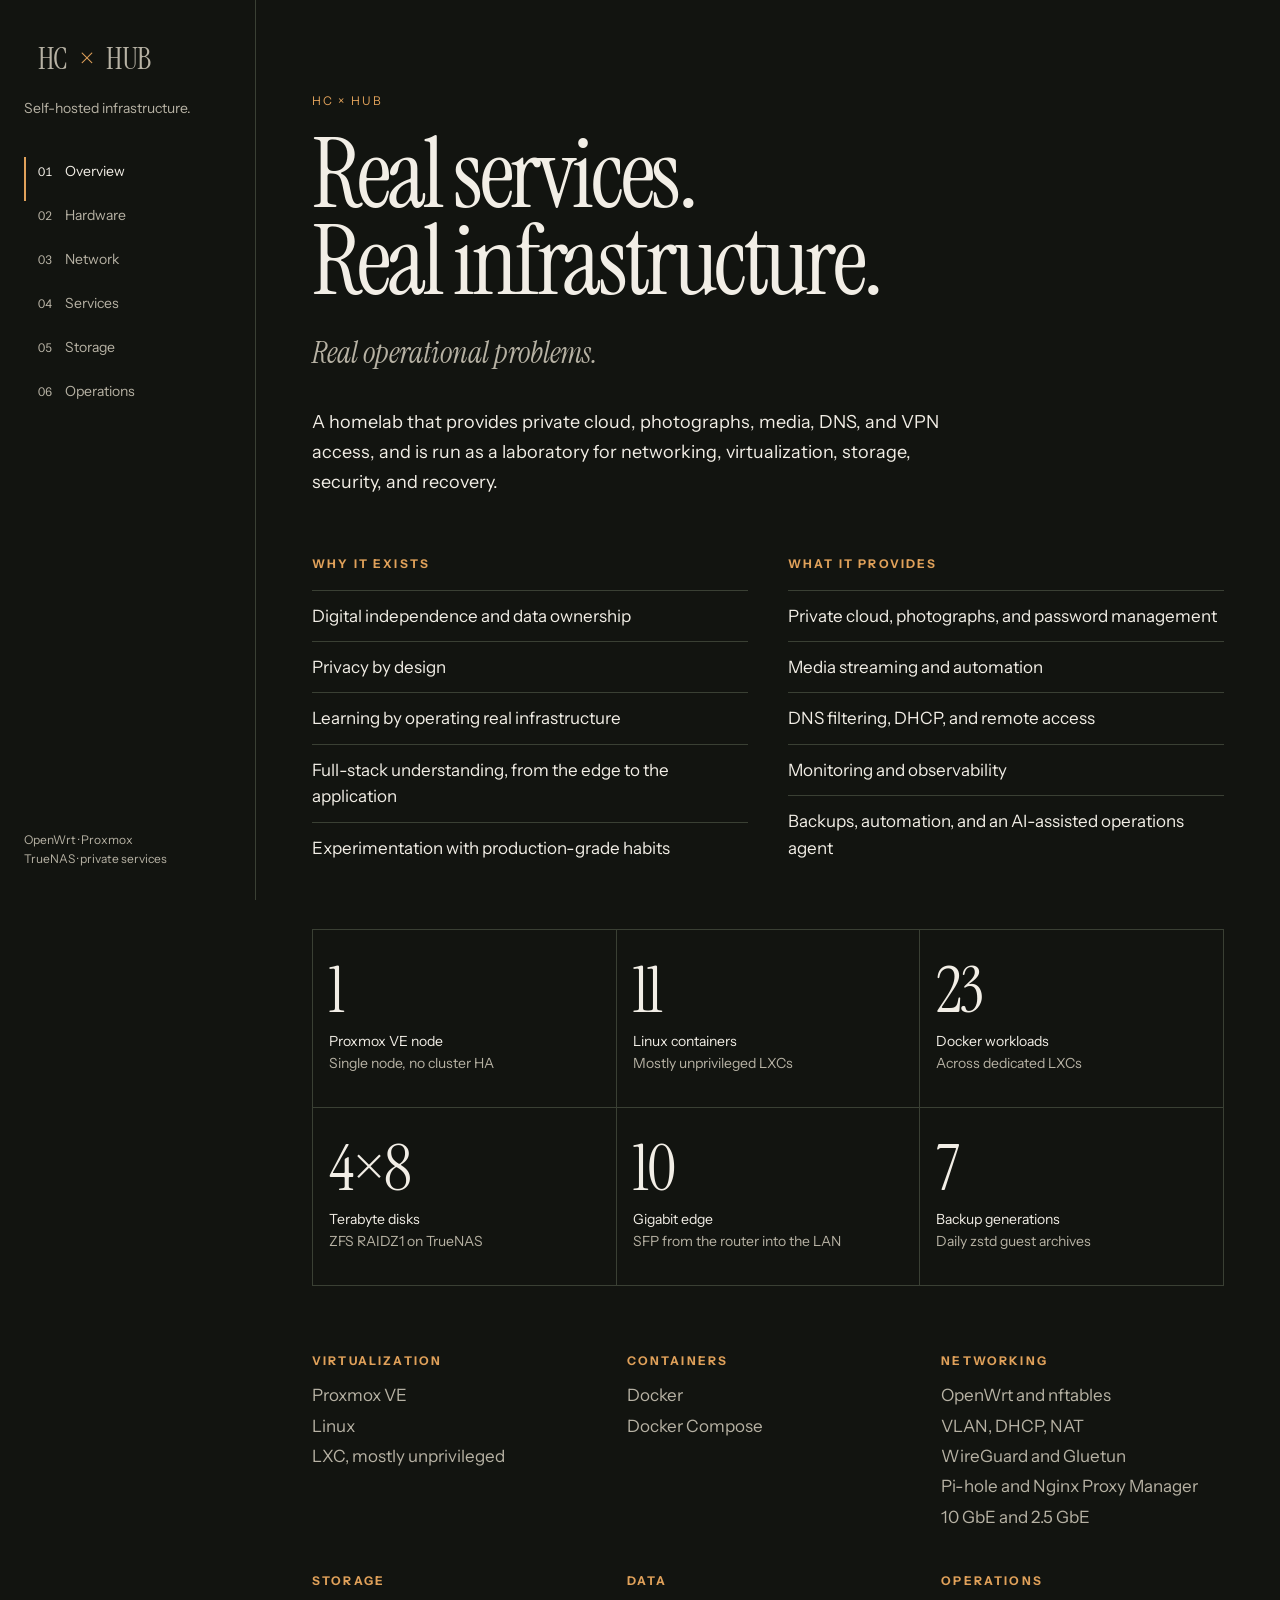
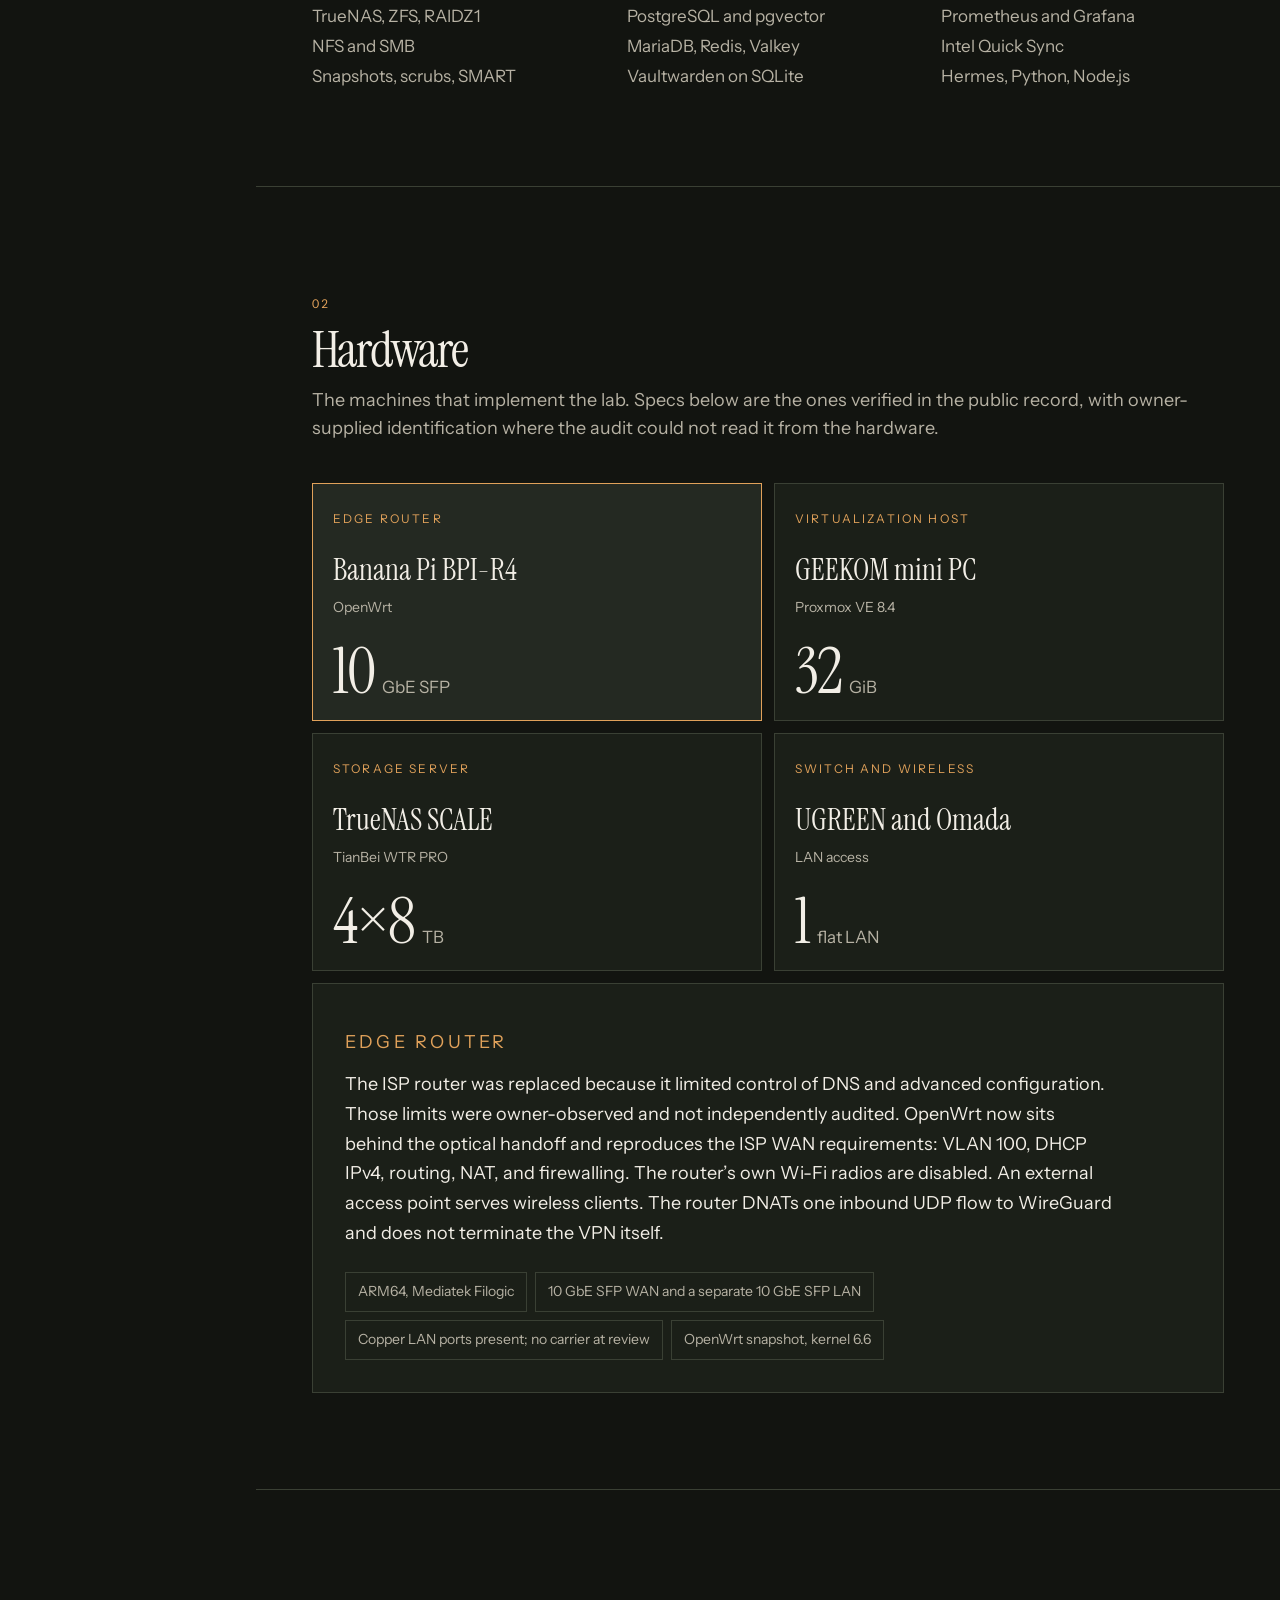
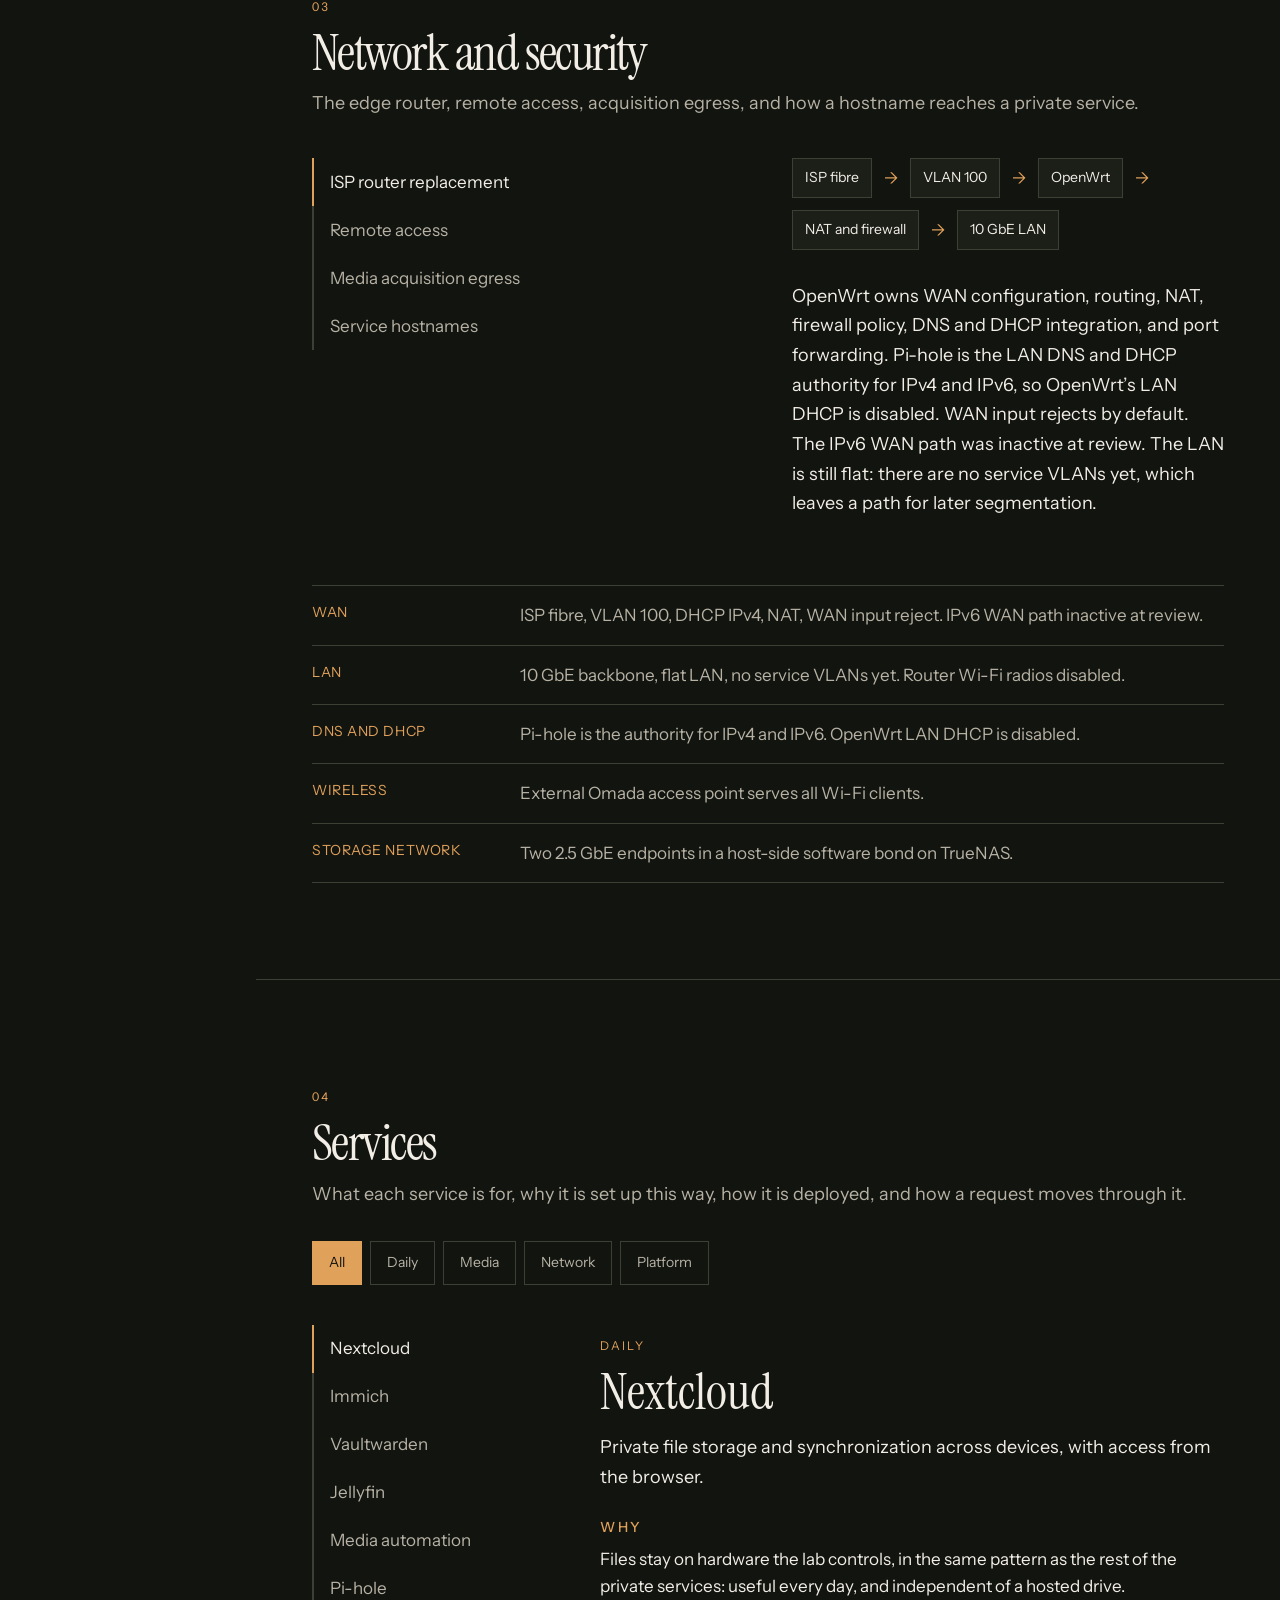
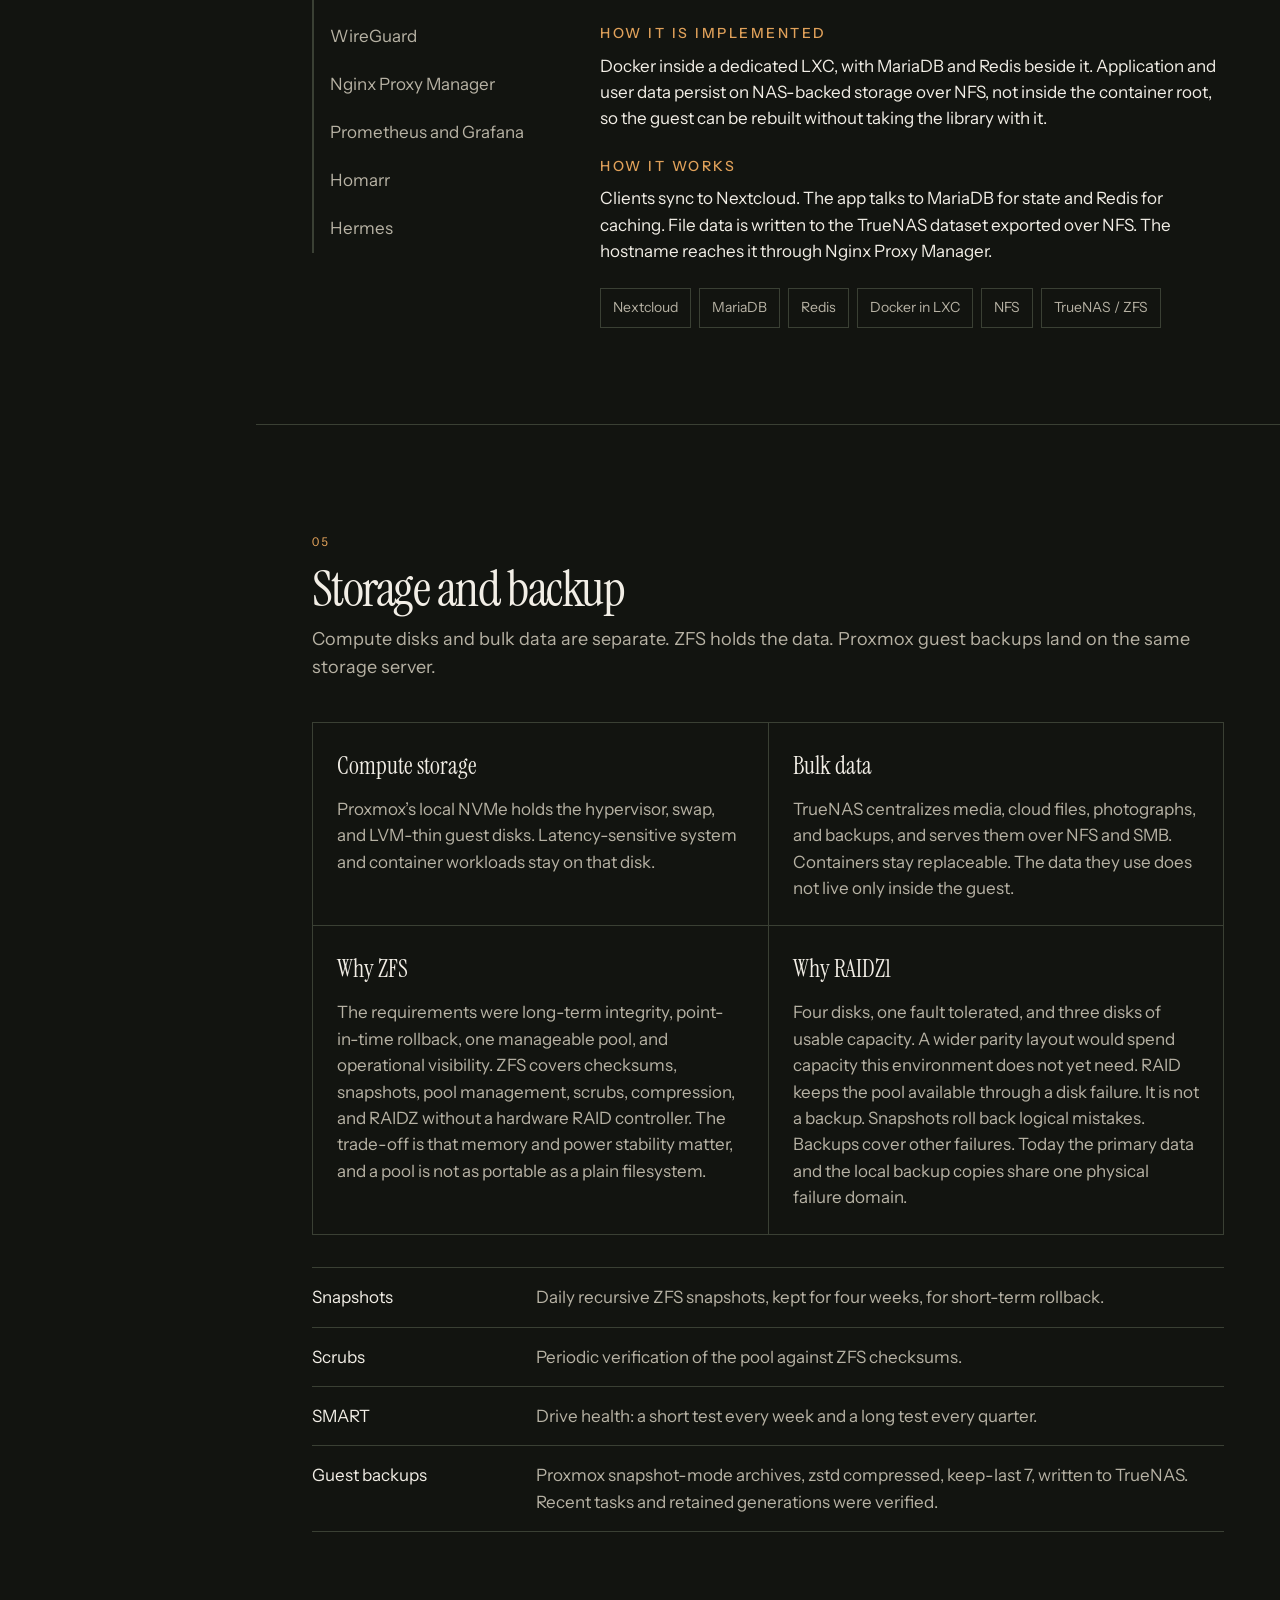
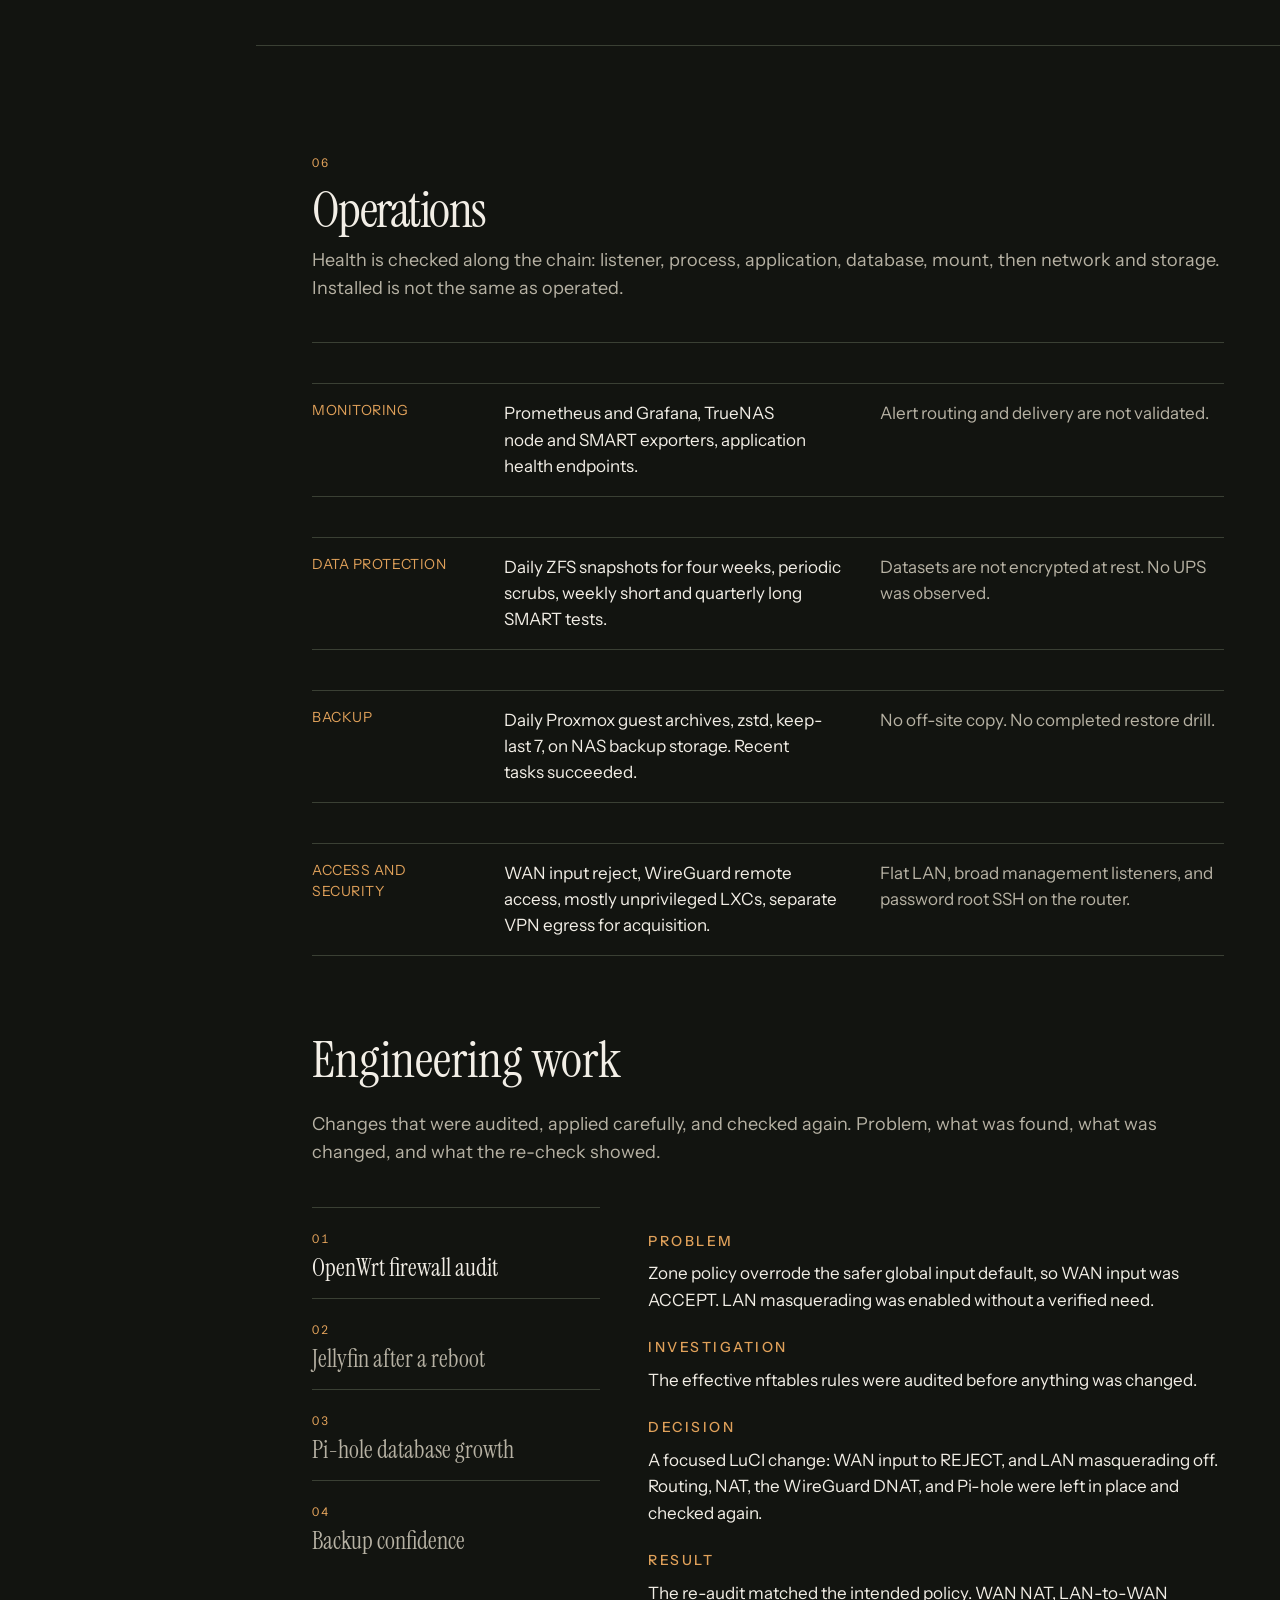
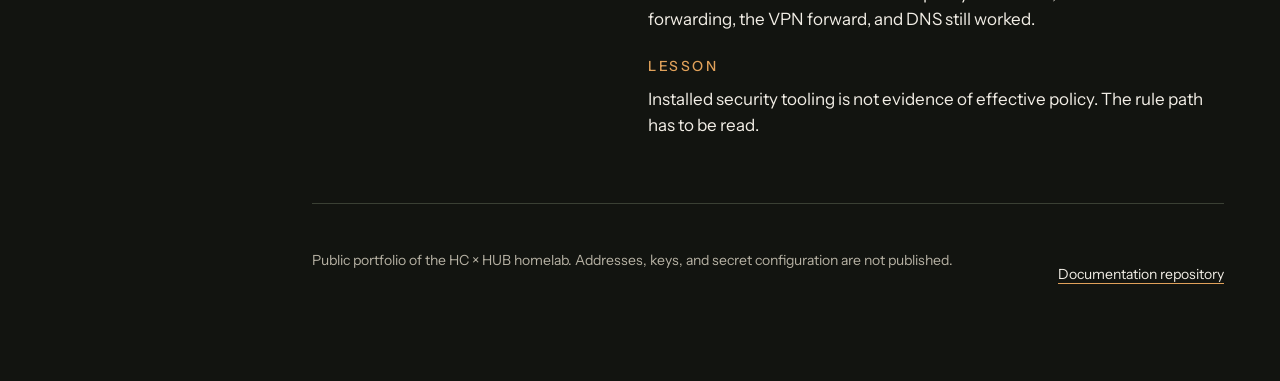
<file: index.html>
<!doctype html>
<html lang="en">
<head>
  <meta charset="utf-8">
  <meta name="viewport" content="width=device-width, initial-scale=1">
  <title>HC × HUB</title>
  <meta name="description" content="HC × HUB — a self-hosted homelab: OpenWrt, Proxmox, TrueNAS, private services, and how they are operated.">
  <meta name="theme-color" content="#121410">
  <meta property="og:title" content="HC × HUB">
  <meta property="og:description" content="A self-hosted homelab: OpenWrt, Proxmox, TrueNAS, private services, and how they are operated.">
  <meta property="og:type" content="website">
  <meta property="og:image" content="og.jpg">
  <link rel="icon" href="favicon.svg" type="image/svg+xml">
  <link rel="preconnect" href="https://fonts.googleapis.com">
  <link rel="preconnect" href="https://fonts.gstatic.com" crossorigin>
  <link rel="stylesheet" href="https://fonts.googleapis.com/css2?family=Instrument+Sans:ital,wght@0,400;0,500;0,600;1,400&family=Instrument+Serif:ital@0;1&display=swap">
  <link rel="stylesheet" href="homelab.css">
</head>
<body>
  <div class="shell">
    <header class="mobile-bar">
      <div class="mobile-bar-row">
        <a class="wordmark" href="#overview">HC<span>×</span>HUB</a>
        <button type="button" class="index-btn press" data-menu aria-expanded="false">Index</button>
      </div>
      <nav class="mobile-nav" data-menu-panel hidden aria-label="Portfolio sections"><a href="#overview" data-nav aria-current="true">
        <span class="nums">01</span>Overview</a><a href="#hardware" data-nav >
        <span class="nums">02</span>Hardware</a><a href="#network" data-nav >
        <span class="nums">03</span>Network</a><a href="#services" data-nav >
        <span class="nums">04</span>Services</a><a href="#storage" data-nav >
        <span class="nums">05</span>Storage</a><a href="#operations" data-nav >
        <span class="nums">06</span>Operations</a></nav>
    </header>
    <aside class="rail">
      <div>
        <a class="wordmark" href="#overview">HC<span>×</span>HUB</a>
        <p class="tag">Self-hosted infrastructure.</p>
        <nav aria-label="Portfolio sections"><a href="#overview" data-nav aria-current="true">
        <span class="nums">01</span>Overview</a><a href="#hardware" data-nav >
        <span class="nums">02</span>Hardware</a><a href="#network" data-nav >
        <span class="nums">03</span>Network</a><a href="#services" data-nav >
        <span class="nums">04</span>Services</a><a href="#storage" data-nav >
        <span class="nums">05</span>Storage</a><a href="#operations" data-nav >
        <span class="nums">06</span>Operations</a></nav>
      </div>
      <p class="foot-note">OpenWrt · Proxmox<br>TrueNAS · private services</p>
    </aside>
    <main>
      <section id="overview">
        <div class="wrap">
          <p class="mark">HC × HUB</p>
          <h1 class="display">Real services.<br>Real infrastructure.</h1>
          <p class="italic-line">Real operational problems.</p>
          <p class="intro">A homelab that provides private cloud, photographs, media, DNS, and VPN access, and is run as a laboratory for networking, virtualization, storage, security, and recovery.</p>
          <div class="split">
            <div><h2 class="mark">Why it exists</h2><ul class="rule-list"><li>Digital independence and data ownership</li><li>Privacy by design</li><li>Learning by operating real infrastructure</li><li>Full-stack understanding, from the edge to the application</li><li>Experimentation with production-grade habits</li></ul></div>
            <div><h2 class="mark">What it provides</h2><ul class="rule-list"><li>Private cloud, photographs, and password management</li><li>Media streaming and automation</li><li>DNS filtering, DHCP, and remote access</li><li>Monitoring and observability</li><li>Backups, automation, and an AI-assisted operations agent</li></ul></div>
          </div>
          <dl class="metrics"><div><dt class="nums">1</dt><dd>Proxmox VE node</dd><dd>Single node, no cluster HA</dd></div><div><dt class="nums">11</dt><dd>Linux containers</dd><dd>Mostly unprivileged LXCs</dd></div><div><dt class="nums">23</dt><dd>Docker workloads</dd><dd>Across dedicated LXCs</dd></div><div><dt class="nums">4×8</dt><dd>Terabyte disks</dd><dd>ZFS RAIDZ1 on TrueNAS</dd></div><div><dt class="nums">10</dt><dd>Gigabit edge</dd><dd>SFP from the router into the LAN</dd></div><div><dt class="nums">7</dt><dd>Backup generations</dd><dd>Daily zstd guest archives</dd></div></dl>
          <div class="stacks"><div><h2 class="mark">Virtualization</h2><ul><li>Proxmox VE</li><li>Linux</li><li>LXC, mostly unprivileged</li></ul></div><div><h2 class="mark">Containers</h2><ul><li>Docker</li><li>Docker Compose</li></ul></div><div><h2 class="mark">Networking</h2><ul><li>OpenWrt and nftables</li><li>VLAN, DHCP, NAT</li><li>WireGuard and Gluetun</li><li>Pi-hole and Nginx Proxy Manager</li><li>10 GbE and 2.5 GbE</li></ul></div><div><h2 class="mark">Storage</h2><ul><li>TrueNAS, ZFS, RAIDZ1</li><li>NFS and SMB</li><li>Snapshots, scrubs, SMART</li></ul></div><div><h2 class="mark">Data</h2><ul><li>PostgreSQL and pgvector</li><li>MariaDB, Redis, Valkey</li><li>Vaultwarden on SQLite</li></ul></div><div><h2 class="mark">Operations</h2><ul><li>Prometheus and Grafana</li><li>Intel Quick Sync</li><li>Hermes, Python, Node.js</li></ul></div></div>
        </div>
      </section>
      <section id="hardware">
        <div class="wrap">
          <p class="nums mark">02</p>
          <h2 class="title">Hardware</h2>
          <p class="lede">The machines that implement the lab. Specs below are the ones verified in the public record, with owner-supplied identification where the audit could not read it from the hardware.</p>
          <div class="plates" role="list"><button type="button" class="plate press is-on" data-machine="edge" aria-pressed="true">
      <span class="mark">Edge router</span>
      <span class="name">Banana Pi BPI-R4</span>
      <span class="system">OpenWrt</span>
      <span class="figure"><b class="nums">10</b><span class="mute">GbE SFP</span></span>
    </button><button type="button" class="plate press" data-machine="compute" aria-pressed="false">
      <span class="mark">Virtualization host</span>
      <span class="name">GEEKOM mini PC</span>
      <span class="system">Proxmox VE 8.4</span>
      <span class="figure"><b class="nums">32</b><span class="mute">GiB</span></span>
    </button><button type="button" class="plate press" data-machine="storage" aria-pressed="false">
      <span class="mark">Storage server</span>
      <span class="name">TrueNAS SCALE</span>
      <span class="system">TianBei WTR PRO</span>
      <span class="figure"><b class="nums">4×8</b><span class="mute">TB</span></span>
    </button><button type="button" class="plate press" data-machine="access" aria-pressed="false">
      <span class="mark">Switch and wireless</span>
      <span class="name">UGREEN and Omada</span>
      <span class="system">LAN access</span>
      <span class="figure"><b class="nums">1</b><span class="mute">flat LAN</span></span>
    </button></div>
          <div class="panel" data-machine-panel="edge" >
      <p class="mark">Edge router</p>
      <p>The ISP router was replaced because it limited control of DNS and advanced configuration. Those limits were owner-observed and not independently audited. OpenWrt now sits behind the optical handoff and reproduces the ISP WAN requirements: VLAN 100, DHCP IPv4, routing, NAT, and firewalling. The router’s own Wi-Fi radios are disabled. An external access point serves wireless clients. The router DNATs one inbound UDP flow to WireGuard and does not terminate the VPN itself.</p>
      <ul class="chips"><li>ARM64, Mediatek Filogic</li><li>10 GbE SFP WAN and a separate 10 GbE SFP LAN</li><li>Copper LAN ports present; no carrier at review</li><li>OpenWrt snapshot, kernel 6.6</li></ul>
    </div><div class="panel" data-machine-panel="compute" hidden>
      <p class="mark">Virtualization host</p>
      <p>One Proxmox node, with no cluster high availability. LXC is the operating boundary and most containers are unprivileged. Docker is the application boundary inside dedicated LXCs. Native services — Jellyfin, Pi-hole, and WireGuard — run directly in their containers. Local NVMe holds the hypervisor, swap, and guest disks. Bulk data does not. The chassis is owner-identified; DMI strings were empty in the audit. One copper NIC is bridged on vmbr0 for management and guest traffic.</p>
      <ul class="chips"><li>Intel i9-13900HK, 14 cores / 20 threads</li><li>1 TB Kingston NVMe, LVM-thin guest disks</li><li>Intel iGPU for Quick Sync</li><li>Linux kernel 6.8, single node</li></ul>
    </div><div class="panel" data-machine-panel="storage" hidden>
      <p class="mark">Storage server</p>
      <p>TrueNAS SCALE 25.04 holds media, cloud data, photographs, and backups, and serves them over NFS and SMB. The data disks are two WD Ultrastar-class drives and two Seagate IronWolf-class drives. The two 2.5 GbE interfaces use a TrueNAS LOADBALANCE software bond configured on the storage host. That is not switch-side aggregation, not LACP, and not a claim of 5 Gb/s to a single client. Distribution and failover are still validation items.</p>
      <ul class="chips"><li>Intel N150, about 16 GiB, non-ECC</li><li>4 × 8 TB 7200 RPM in RAIDZ1</li><li>512 GB NVMe for the system disk</li><li>2 × 2.5 GbE in a host-side bond</li></ul>
    </div><div class="panel" data-machine-panel="access" hidden>
      <p class="mark">Switch and wireless</p>
      <p>The unmanaged switch is the single downstream layer between the OpenWrt LAN uplink and the compute host, the storage server, the access point, and other clients. It has no telemetry, VLAN, or aggregation capability, and none is claimed. The Omada access point provides every Wi-Fi client. SSIDs, radio policy, VLAN assignment, and client isolation on the access point were not verified.</p>
      <ul class="chips"><li>UGREEN CM753 unmanaged switch</li><li>Downstream of the 10 GbE LAN uplink</li><li>TP-Link Omada access point</li><li>All Wi-Fi clients terminate here</li></ul>
    </div>
        </div>
      </section>
      <section id="network">
        <div class="wrap">
          <p class="nums mark">03</p>
          <h2 class="title">Network and security</h2>
          <p class="lede">The edge router, remote access, acquisition egress, and how a hostname reaches a private service.</p>
          <div class="path-layout">
            <div class="tabs" role="tablist" aria-label="Network paths"><button type="button" class="tab press is-on" role="tab" data-path="edge" aria-selected="true">ISP router replacement</button><button type="button" class="tab press" role="tab" data-path="remote" aria-selected="false">Remote access</button><button type="button" class="tab press" role="tab" data-path="egress" aria-selected="false">Media acquisition egress</button><button type="button" class="tab press" role="tab" data-path="ingress" aria-selected="false">Service hostnames</button></div>
            <div><div data-path-panel="edge" >
      <ol class="steps"><li><span>ISP fibre</span><i aria-hidden="true">→</i></li><li><span>VLAN 100</span><i aria-hidden="true">→</i></li><li><span>OpenWrt</span><i aria-hidden="true">→</i></li><li><span>NAT and firewall</span><i aria-hidden="true">→</i></li><li><span>10 GbE LAN</span></li></ol>
      <p class="flow">OpenWrt owns WAN configuration, routing, NAT, firewall policy, DNS and DHCP integration, and port forwarding. Pi-hole is the LAN DNS and DHCP authority for IPv4 and IPv6, so OpenWrt’s LAN DHCP is disabled. WAN input rejects by default. The IPv6 WAN path was inactive at review. The LAN is still flat: there are no service VLANs yet, which leaves a path for later segmentation.</p>
    </div><div data-path-panel="remote" hidden>
      <ol class="steps"><li><span>Remote client</span><i aria-hidden="true">→</i></li><li><span>Internet</span><i aria-hidden="true">→</i></li><li><span>OpenWrt</span><i aria-hidden="true">→</i></li><li><span>UDP DNAT</span><i aria-hidden="true">→</i></li><li><span>WireGuard LXC</span><i aria-hidden="true">→</i></li><li><span>Private services</span></li></ol>
      <p class="flow">WireGuard runs in a dedicated container. The edge router forwards a single inbound UDP flow and does not terminate the tunnel. Encrypted access reaches private services without publishing each backend on its own port. This path is separate from the Mullvad egress used for media acquisition.</p>
    </div><div data-path-panel="egress" hidden>
      <ol class="steps"><li><span>qBittorrent</span><i aria-hidden="true">→</i></li><li><span>Gluetun</span><i aria-hidden="true">→</i></li><li><span>Mullvad</span><i aria-hidden="true">→</i></li><li><span>Internet</span></li></ol>
      <p class="flow">Gluetun is an application-level VPN boundary for the media acquisition workflow. qBittorrent’s traffic leaves through Mullvad. The rest of the homelab is not routed through that VPN. Remote access and this egress path are different tunnels with different jobs.</p>
    </div><div data-path-panel="ingress" hidden>
      <ol class="steps"><li><span>service.hcxhub.com</span><i aria-hidden="true">→</i></li><li><span>Cloudflare</span><i aria-hidden="true">→</i></li><li><span>Pi-hole</span><i aria-hidden="true">→</i></li><li><span>Nginx Proxy Manager</span><i aria-hidden="true">→</i></li><li><span>Internal service</span></li></ol>
      <p class="flow">The zone is managed in Cloudflare. On the LAN, Pi-hole resolves names such as proxmox.hcxhub.com, grafana.hcxhub.com, immich.hcxhub.com, and homarr.hcxhub.com. Nginx Proxy Manager maps each hostname to an internal backend, so operators use names instead of memorized addresses and ports. Services stay on private and VPN-reachable paths. The hostname is how the service is reached inside that boundary.</p>
    </div></div>
          </div>
          <div class="rows"><div class="row two"><p class="k">WAN</p><p class="mute">ISP fibre, VLAN 100, DHCP IPv4, NAT, WAN input reject. IPv6 WAN path inactive at review.</p></div><div class="row two"><p class="k">LAN</p><p class="mute">10 GbE backbone, flat LAN, no service VLANs yet. Router Wi-Fi radios disabled.</p></div><div class="row two"><p class="k">DNS and DHCP</p><p class="mute">Pi-hole is the authority for IPv4 and IPv6. OpenWrt LAN DHCP is disabled.</p></div><div class="row two"><p class="k">Wireless</p><p class="mute">External Omada access point serves all Wi-Fi clients.</p></div><div class="row two"><p class="k">Storage network</p><p class="mute">Two 2.5 GbE endpoints in a host-side software bond on TrueNAS.</p></div></div>
        </div>
      </section>
      <section id="services">
        <div class="wrap">
          <p class="nums mark">04</p>
          <h2 class="title">Services</h2>
          <p class="lede">What each service is for, why it is set up this way, how it is deployed, and how a request moves through it.</p>
          <div class="filters" role="tablist" aria-label="Service groups"><button type="button" class="chip press is-on" role="tab" data-group="All" aria-selected="true">All</button><button type="button" class="chip press" role="tab" data-group="Daily" aria-selected="false">Daily</button><button type="button" class="chip press" role="tab" data-group="Media" aria-selected="false">Media</button><button type="button" class="chip press" role="tab" data-group="Network" aria-selected="false">Network</button><button type="button" class="chip press" role="tab" data-group="Platform" aria-selected="false">Platform</button></div>
          <div class="service-layout">
            <div class="tabs" role="tablist" aria-label="Services"><button type="button" class="tab press is-on" role="tab" data-service="nextcloud" data-belongs="Daily" aria-selected="true">Nextcloud</button><button type="button" class="tab press" role="tab" data-service="immich" data-belongs="Daily" aria-selected="false">Immich</button><button type="button" class="tab press" role="tab" data-service="vaultwarden" data-belongs="Daily" aria-selected="false">Vaultwarden</button><button type="button" class="tab press" role="tab" data-service="jellyfin" data-belongs="Media" aria-selected="false">Jellyfin</button><button type="button" class="tab press" role="tab" data-service="automation" data-belongs="Media" aria-selected="false">Media automation</button><button type="button" class="tab press" role="tab" data-service="pihole" data-belongs="Network" aria-selected="false">Pi-hole</button><button type="button" class="tab press" role="tab" data-service="wireguard" data-belongs="Network" aria-selected="false">WireGuard</button><button type="button" class="tab press" role="tab" data-service="npm" data-belongs="Network" aria-selected="false">Nginx Proxy Manager</button><button type="button" class="tab press" role="tab" data-service="prometheus" data-belongs="Platform" aria-selected="false">Prometheus and Grafana</button><button type="button" class="tab press" role="tab" data-service="homarr" data-belongs="Platform" aria-selected="false">Homarr</button><button type="button" class="tab press" role="tab" data-service="hermes" data-belongs="Platform" aria-selected="false">Hermes</button></div>
            <div><article data-service-panel="nextcloud" >
      <p class="mark">Daily</p>
      <h3 class="service-name">Nextcloud</h3>
      <p class="purpose">Private file storage and synchronization across devices, with access from the browser.</p>
      <div class="detail"><h4>Why</h4><p>Files stay on hardware the lab controls, in the same pattern as the rest of the private services: useful every day, and independent of a hosted drive.</p></div>
      <div class="detail"><h4>How it is implemented</h4><p>Docker inside a dedicated LXC, with MariaDB and Redis beside it. Application and user data persist on NAS-backed storage over NFS, not inside the container root, so the guest can be rebuilt without taking the library with it.</p></div>
      <div class="detail"><h4>How it works</h4><p>Clients sync to Nextcloud. The app talks to MariaDB for state and Redis for caching. File data is written to the TrueNAS dataset exported over NFS. The hostname reaches it through Nginx Proxy Manager.</p></div>
      <ul class="chips"><li>Nextcloud</li><li>MariaDB</li><li>Redis</li><li>Docker in LXC</li><li>NFS</li><li>TrueNAS / ZFS</li></ul>
    </article><article data-service-panel="immich" hidden>
      <p class="mark">Daily</p>
      <h3 class="service-name">Immich</h3>
      <p class="purpose">Self-hosted photographs and video. Phones back up automatically into one library that can be browsed, searched, and organized.</p>
      <div class="detail"><h4>Why</h4><p>The photo library is personal data with the same requirement as the file cloud: one place, on the NAS, not a third-party gallery.</p></div>
      <div class="detail"><h4>How it is implemented</h4><p>Docker in an LXC. PostgreSQL with pgvector stores metadata and search features, Valkey handles cache and queues, and a machine-learning worker runs alongside the app. The library itself is on NFS from TrueNAS.</p></div>
      <div class="detail"><h4>How it works</h4><p>A phone upload lands in Immich. The database records it, the ML worker generates search features, and the original files stay on the ZFS dataset. Browsing uses the internal hostname.</p></div>
      <ul class="chips"><li>Immich</li><li>PostgreSQL / pgvector</li><li>Valkey</li><li>ML worker</li><li>Docker in LXC</li><li>NFS</li></ul>
    </article><article data-service-panel="vaultwarden" hidden>
      <p class="mark">Daily</p>
      <h3 class="service-name">Vaultwarden</h3>
      <p class="purpose">Self-hosted password vault for the accounts used across the lab and everyday devices.</p>
      <div class="detail"><h4>Why</h4><p>Passwords are kept with the rest of the private services, reached only through the LAN reverse proxy or remote access, rather than a public signup.</p></div>
      <div class="detail"><h4>How it is implemented</h4><p>Its own unprivileged LXC. Docker Compose runs Vaultwarden with SQLite on the guest’s local disk, and that guest is included in the daily Proxmox backup. Account onboarding and the post-enrollment registration lock are still to be verified.</p></div>
      <div class="detail"><h4>How it works</h4><p>Clients connect over HTTPS. Nginx Proxy Manager presents the hostname and forwards to the container. The vault file lives on the guest disk, so recovery depends on the guest backup rather than the NAS dataset used by Nextcloud and Immich.</p></div>
      <ul class="chips"><li>Vaultwarden</li><li>Docker Compose</li><li>Unprivileged LXC</li><li>SQLite</li><li>LAN ingress</li><li>Guest backup</li></ul>
    </article><article data-service-panel="jellyfin" hidden>
      <p class="mark">Media</p>
      <h3 class="service-name">Jellyfin</h3>
      <p class="purpose">The media library, streamed to TVs, browsers, computers, and phones.</p>
      <div class="detail"><h4>Why</h4><p>Transcoding stays in an isolated service. The media server is not installed on the hypervisor, and only the Intel render device is passed through.</p></div>
      <div class="detail"><h4>How it is implemented</h4><p>Native systemd service in its own LXC, with Intel Quick Sync. A pre-start hook restores device ownership on every host boot, because permissions could otherwise break silently after a restart. The HTTP health endpoint was verified after that boot path.</p></div>
      <div class="detail"><h4>How it works</h4><p>The library is the NFS share on TrueNAS. Jellyfin reads it and transcodes with the iGPU when a client needs a different format. Hardware acceleration survives a reboot because the hook runs before the service starts.</p></div>
      <ul class="chips"><li>Jellyfin</li><li>Native in LXC</li><li>Intel Quick Sync</li><li>NFS library</li><li>Pre-start hook</li></ul>
    </article><article data-service-panel="automation" hidden>
      <p class="mark">Media</p>
      <h3 class="service-name">Media automation</h3>
      <p class="purpose">Request, find, acquire, and file television and movies into the library Jellyfin already serves.</p>
      <div class="detail"><h4>Why</h4><p>Acquisition is one workflow with its own egress. It is not how the rest of the homelab reaches the internet.</p></div>
      <div class="detail"><h4>How it is implemented</h4><p>One media-automation LXC runs the Docker stack: Jellyseerr, Sonarr, Radarr, Prowlarr, Bazarr, Recyclarr, qBittorrent, Gluetun, FlareSolverr, and changedetection. They share the NFS library on TrueNAS. At review, the containers were up and Gluetun was healthy.</p></div>
      <div class="detail"><h4>How it works</h4><p>A request enters through Jellyseerr. Sonarr handles series and Radarr handles films. Prowlarr manages indexers, with FlareSolverr available for challenges. qBittorrent downloads through Gluetun to Mullvad. Finished files land on the NAS. Bazarr handles subtitles, Recyclarr keeps quality profiles, and Jellyfin streams the result.</p></div>
      <ul class="chips"><li>Jellyseerr</li><li>Sonarr</li><li>Radarr</li><li>Prowlarr</li><li>qBittorrent</li><li>Gluetun</li><li>Bazarr</li><li>NFS</li></ul>
    </article><article data-service-panel="pihole" hidden>
      <p class="mark">Network</p>
      <h3 class="service-name">Pi-hole</h3>
      <p class="purpose">DNS filtering, internal naming, and DHCP for the whole LAN.</p>
      <div class="detail"><h4>Why</h4><p>The router is no longer the place that hands out leases or answers local DNS. One service is the authority, which is what made the ISP router replaceable.</p></div>
      <div class="detail"><h4>How it is implemented</h4><p>Pi-hole FTL runs as a native systemd service in an LXC, with local SQLite databases. It listens for DNS and DHCP on IPv4 and IPv6. OpenWrt’s LAN DHCP is off. The long-term query database once filled the guest disk with free SQLite pages that had not been returned to the filesystem.</p></div>
      <div class="detail"><h4>How it works</h4><p>Clients learn Pi-hole from DHCP. Queries are filtered and, for lab hostnames, answered locally. Records that should be public resolve through the Cloudflare-managed zone. DHCP leases come from Pi-hole, not the edge router.</p></div>
      <ul class="chips"><li>Pi-hole FTL</li><li>Native in LXC</li><li>SQLite</li><li>DNS</li><li>DHCP</li><li>IPv4 and IPv6</li></ul>
    </article><article data-service-panel="wireguard" hidden>
      <p class="mark">Network</p>
      <h3 class="service-name">WireGuard</h3>
      <p class="purpose">Encrypted remote access to the private services.</p>
      <div class="detail"><h4>Why</h4><p>Terminating the VPN in its own container keeps the router’s job small: forward one UDP flow. Backends are not exposed one by one.</p></div>
      <div class="detail"><h4>How it is implemented</h4><p>A dedicated LXC runs WireGuard. OpenWrt DNATs the inbound UDP flow to that container and nothing else on the WAN is opened for the services behind it.</p></div>
      <div class="detail"><h4>How it works</h4><p>A remote client brings up the tunnel. Traffic arrives at the WireGuard container, then reaches LAN services as if the client were on the network. Ingress hostnames still resolve, and the services stay off the public internet.</p></div>
      <ul class="chips"><li>WireGuard</li><li>Dedicated LXC</li><li>UDP DNAT</li><li>OpenWrt</li></ul>
    </article><article data-service-panel="npm" hidden>
      <p class="mark">Network</p>
      <h3 class="service-name">Nginx Proxy Manager</h3>
      <p class="purpose">One ingress for application hostnames.</p>
      <div class="detail"><h4>Why</h4><p>Backend addresses change. The name a person types should not. Centralizing that map keeps every service from publishing its own port.</p></div>
      <div class="detail"><h4>How it is implemented</h4><p>Nginx Proxy Manager terminates the friendly hostnames and proxies them to internal backends. The public DNS zone is on Cloudflare. On the LAN, Pi-hole is what resolves those names.</p></div>
      <div class="detail"><h4>How it works</h4><p>A request for immich.hcxhub.com is answered by Pi-hole, arrives at the proxy, and is forwarded to the Immich container. The same pattern covers Proxmox, Grafana, Homarr, and the other named services.</p></div>
      <ul class="chips"><li>Nginx Proxy Manager</li><li>Cloudflare DNS</li><li>Pi-hole</li><li>Internal backends</li></ul>
    </article><article data-service-panel="prometheus" hidden>
      <p class="mark">Platform</p>
      <h3 class="service-name">Prometheus and Grafana</h3>
      <p class="purpose">Metrics for applications, the storage server, and disk health.</p>
      <div class="detail"><h4>Why</h4><p>Troubleshooting starts from what was scraped, not from a guess about which layer failed.</p></div>
      <div class="detail"><h4>How it is implemented</h4><p>Prometheus scrapes application health endpoints, TrueNAS node metrics, and SMART exporters. Grafana dashboards show infrastructure and storage state. Scrape targets were healthy at review. Alert routing and delivery are not validated yet.</p></div>
      <div class="detail"><h4>How it works</h4><p>Exporters publish metrics. Prometheus stores them. Grafana reads Prometheus. The same panels — memory, CPU, disk temperature, network — are also surfaced on the Homarr dashboard.</p></div>
      <ul class="chips"><li>Prometheus</li><li>Grafana</li><li>node exporter</li><li>SMART exporter</li><li>TrueNAS</li></ul>
    </article><article data-service-panel="homarr" hidden>
      <p class="mark">Platform</p>
      <h3 class="service-name">Homarr</h3>
      <p class="purpose">The visual front door: service tiles plus the widgets already used day to day.</p>
      <div class="detail"><h4>Why</h4><p>It is an application for people opening the lab, not a network control plane. DNS, DHCP, VPN, and ingress stay in their own services.</p></div>
      <div class="detail"><h4>How it is implemented</h4><p>Homarr runs as its own application behind homarr.hcxhub.com. Storage, monitoring, and Pi-hole statistics are shown as widgets on that board.</p></div>
      <div class="detail"><h4>How it works</h4><p>Opening the hostname shows the tiles. Each tile links to the real service. The widgets read the same monitoring and DNS data the rest of the stack already collects.</p></div>
      <ul class="chips"><li>Homarr</li><li>Hostname ingress</li><li>Pi-hole widget</li><li>Storage and monitoring widgets</li></ul>
    </article><article data-service-panel="hermes" hidden>
      <p class="mark">Platform</p>
      <h3 class="service-name">Hermes</h3>
      <p class="purpose">An experimental, LLM-driven assistant for systems administration tasks.</p>
      <div class="detail"><h4>Why</h4><p>The lab is also where operational tooling gets tried. The assistant has to be able to help without becoming the thing that changes production on its own.</p></div>
      <div class="detail"><h4>How it is implemented</h4><p>Hermes runs in a dedicated LXC, with Python, Node.js, an LLM integration, and tools aimed at infrastructure tasks. It is isolated from the services it might be asked about.</p></div>
      <div class="detail"><h4>How it works</h4><p>An operator asks for help with a task. Hermes can use its tools to inspect or assist. It does not autonomously manage the infrastructure.</p></div>
      <ul class="chips"><li>Hermes</li><li>Dedicated LXC</li><li>Python</li><li>Node.js</li><li>LLM tools</li></ul>
    </article></div>
          </div>
        </div>
      </section>
      <section id="storage">
        <div class="wrap">
          <p class="nums mark">05</p>
          <h2 class="title">Storage and backup</h2>
          <p class="lede">Compute disks and bulk data are separate. ZFS holds the data. Proxmox guest backups land on the same storage server.</p>
          <div class="cards"><article><h3>Compute storage</h3><p>Proxmox’s local NVMe holds the hypervisor, swap, and LVM-thin guest disks. Latency-sensitive system and container workloads stay on that disk.</p></article><article><h3>Bulk data</h3><p>TrueNAS centralizes media, cloud files, photographs, and backups, and serves them over NFS and SMB. Containers stay replaceable. The data they use does not live only inside the guest.</p></article><article><h3>Why ZFS</h3><p>The requirements were long-term integrity, point-in-time rollback, one manageable pool, and operational visibility. ZFS covers checksums, snapshots, pool management, scrubs, compression, and RAIDZ without a hardware RAID controller. The trade-off is that memory and power stability matter, and a pool is not as portable as a plain filesystem.</p></article><article><h3>Why RAIDZ1</h3><p>Four disks, one fault tolerated, and three disks of usable capacity. A wider parity layout would spend capacity this environment does not yet need. RAID keeps the pool available through a disk failure. It is not a backup. Snapshots roll back logical mistakes. Backups cover other failures. Today the primary data and the local backup copies share one physical failure domain.</p></article></div>
          <ul class="rows"><li class="row protect"><p>Snapshots</p><p class="mute">Daily recursive ZFS snapshots, kept for four weeks, for short-term rollback.</p></li><li class="row protect"><p>Scrubs</p><p class="mute">Periodic verification of the pool against ZFS checksums.</p></li><li class="row protect"><p>SMART</p><p class="mute">Drive health: a short test every week and a long test every quarter.</p></li><li class="row protect"><p>Guest backups</p><p class="mute">Proxmox snapshot-mode archives, zstd compressed, keep-last 7, written to TrueNAS. Recent tasks and retained generations were verified.</p></li></ul>
        </div>
      </section>
      <section id="operations">
        <div class="wrap">
          <p class="nums mark">06</p>
          <h2 class="title">Operations</h2>
          <p class="lede">Health is checked along the chain: listener, process, application, database, mount, then network and storage. Installed is not the same as operated.</p>
          <div class="ops"><div class="row ops"><p class="k">Monitoring</p><p>Prometheus and Grafana, TrueNAS node and SMART exporters, application health endpoints.</p><p class="gap">Alert routing and delivery are not validated.</p></div><div class="row ops"><p class="k">Data protection</p><p>Daily ZFS snapshots for four weeks, periodic scrubs, weekly short and quarterly long SMART tests.</p><p class="gap">Datasets are not encrypted at rest. No UPS was observed.</p></div><div class="row ops"><p class="k">Backup</p><p>Daily Proxmox guest archives, zstd, keep-last 7, on NAS backup storage. Recent tasks succeeded.</p><p class="gap">No off-site copy. No completed restore drill.</p></div><div class="row ops"><p class="k">Access and security</p><p>WAN input reject, WireGuard remote access, mostly unprivileged LXCs, separate VPN egress for acquisition.</p><p class="gap">Flat LAN, broad management listeners, and password root SSH on the router.</p></div></div>
          <h3 class="subhead">Engineering work</h3>
          <p class="lede">Changes that were audited, applied carefully, and checked again. Problem, what was found, what was changed, and what the re-check showed.</p>
          <div class="case-layout">
            <div class="tabs" role="tablist" aria-label="Engineering cases"><button type="button" class="case-btn press is-on" role="tab" data-case="firewall" aria-selected="true">
      <span class="nums mark">01</span><b>OpenWrt firewall audit</b>
    </button><button type="button" class="case-btn press" role="tab" data-case="gpu" aria-selected="false">
      <span class="nums mark">02</span><b>Jellyfin after a reboot</b>
    </button><button type="button" class="case-btn press" role="tab" data-case="dns" aria-selected="false">
      <span class="nums mark">03</span><b>Pi-hole database growth</b>
    </button><button type="button" class="case-btn press" role="tab" data-case="backup" aria-selected="false">
      <span class="nums mark">04</span><b>Backup confidence</b>
    </button></div>
            <div><article data-case-panel="firewall" >
      <div class="detail"><h4>Problem</h4><p>Zone policy overrode the safer global input default, so WAN input was ACCEPT. LAN masquerading was enabled without a verified need.</p></div>
      <div class="detail"><h4>Investigation</h4><p>The effective nftables rules were audited before anything was changed.</p></div>
      <div class="detail"><h4>Decision</h4><p>A focused LuCI change: WAN input to REJECT, and LAN masquerading off. Routing, NAT, the WireGuard DNAT, and Pi-hole were left in place and checked again.</p></div>
      <div class="detail"><h4>Result</h4><p>The re-audit matched the intended policy. WAN NAT, LAN-to-WAN forwarding, the VPN forward, and DNS still worked.</p></div>
      <div class="detail"><h4>Lesson</h4><p>Installed security tooling is not evidence of effective policy. The rule path has to be read.</p></div>
    </article><article data-case-panel="gpu" hidden>
      <div class="detail"><h4>Problem</h4><p>Hardware transcoding was required without placing the media server on the hypervisor, and render-device permissions could fail silently after a host restart.</p></div>
      <div class="detail"><h4>Investigation</h4><p>The failure showed up on the boot path, not while the host had been left running.</p></div>
      <div class="detail"><h4>Decision</h4><p>Pass through only the Intel render device, and restore its ownership with an idempotent pre-start hook on every boot.</p></div>
      <div class="detail"><h4>Result</h4><p>Quick Sync transcoding runs in the isolated LXC. The health endpoint succeeded after the boot path.</p></div>
      <div class="detail"><h4>Lesson</h4><p>Reboot recovery is part of the service, not a follow-up task.</p></div>
    </article><article data-case-panel="dns" hidden>
      <div class="detail"><h4>Problem</h4><p>The Pi-hole root filesystem hit 80 percent. Logs did not explain it.</p></div>
      <div class="detail"><h4>Investigation</h4><p>SQLite page accounting showed about 91 percent of the long-term query database was internally free and had not been returned to the filesystem.</p></div>
      <div class="detail"><h4>Decision</h4><p>Treat retention and compaction as different controls. Plan headroom, a backup, and a controlled compaction instead of an unsafe in-place vacuum.</p></div>
      <div class="detail"><h4>Result</h4><p>The capacity problem was identified as free pages inside the database file, not as a logging leak.</p></div>
      <div class="detail"><h4>Lesson</h4><p>Logical retention and physical compaction are separate controls.</p></div>
    </article><article data-case-panel="backup" hidden>
      <div class="detail"><h4>Problem</h4><p>A backup job configured in the interface only proves that a job exists.</p></div>
      <div class="detail"><h4>Investigation</h4><p>Scope, recent task status, the archives themselves, and retention were checked independently of the schedule screen.</p></div>
      <div class="detail"><h4>Decision</h4><p>Keep the daily zstd guest backup, seven generations, on the NAS — and write down what that does not cover.</p></div>
      <div class="detail"><h4>Result</h4><p>Recent successful tasks and retained generations were verified. There is still no restore drill and no off-site copy. Primary data and these backups share one site.</p></div>
      <div class="detail"><h4>Lesson</h4><p>A schedule proves intent. Recovery is a restore that has been done.</p></div>
    </article></div>
          </div>
          <footer class="foot">
            <p>Public portfolio of the HC × HUB homelab. Addresses, keys, and secret configuration are not published.</p>
            <a href="https://github.com/HCxHUB-git/homelab-website">Documentation repository</a>
          </footer>
        </div>
      </section>
    </main>
  </div>
  <script src="homelab.js"></script>
</body>
</html>
</file>
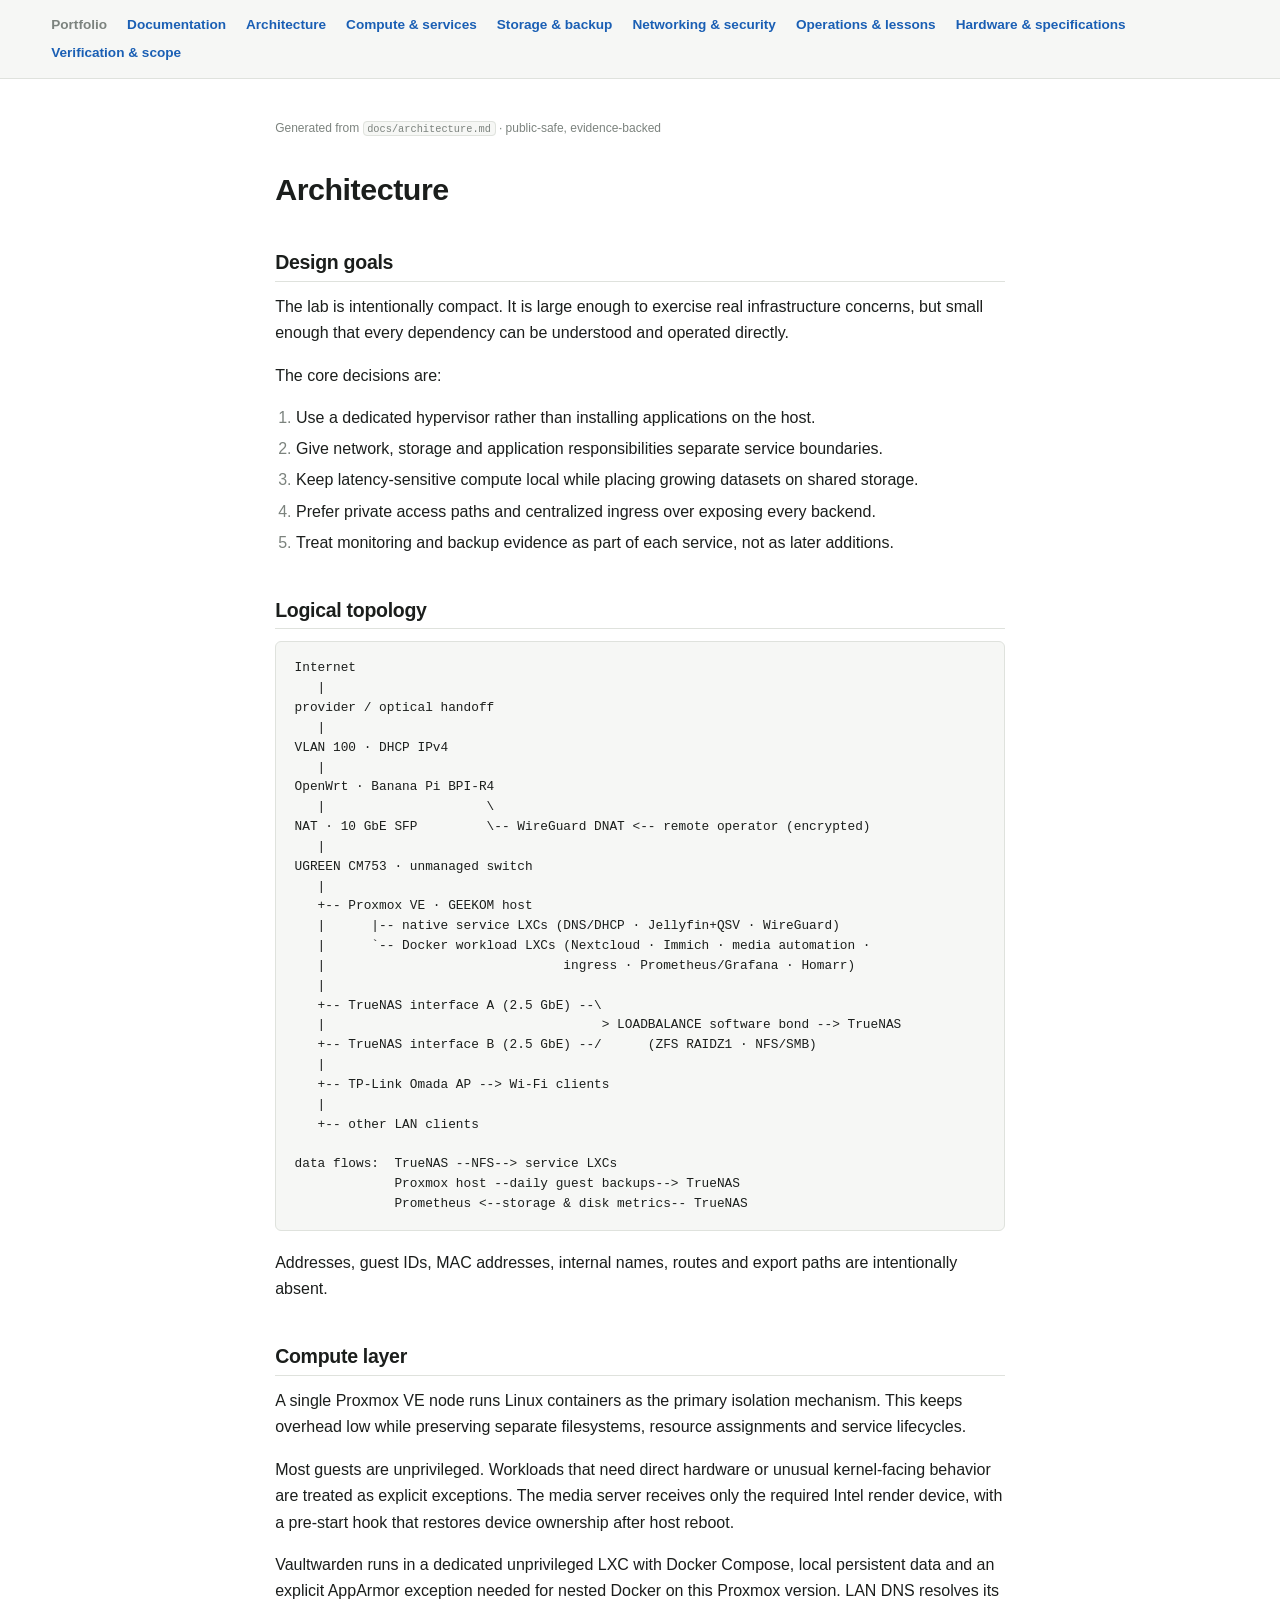
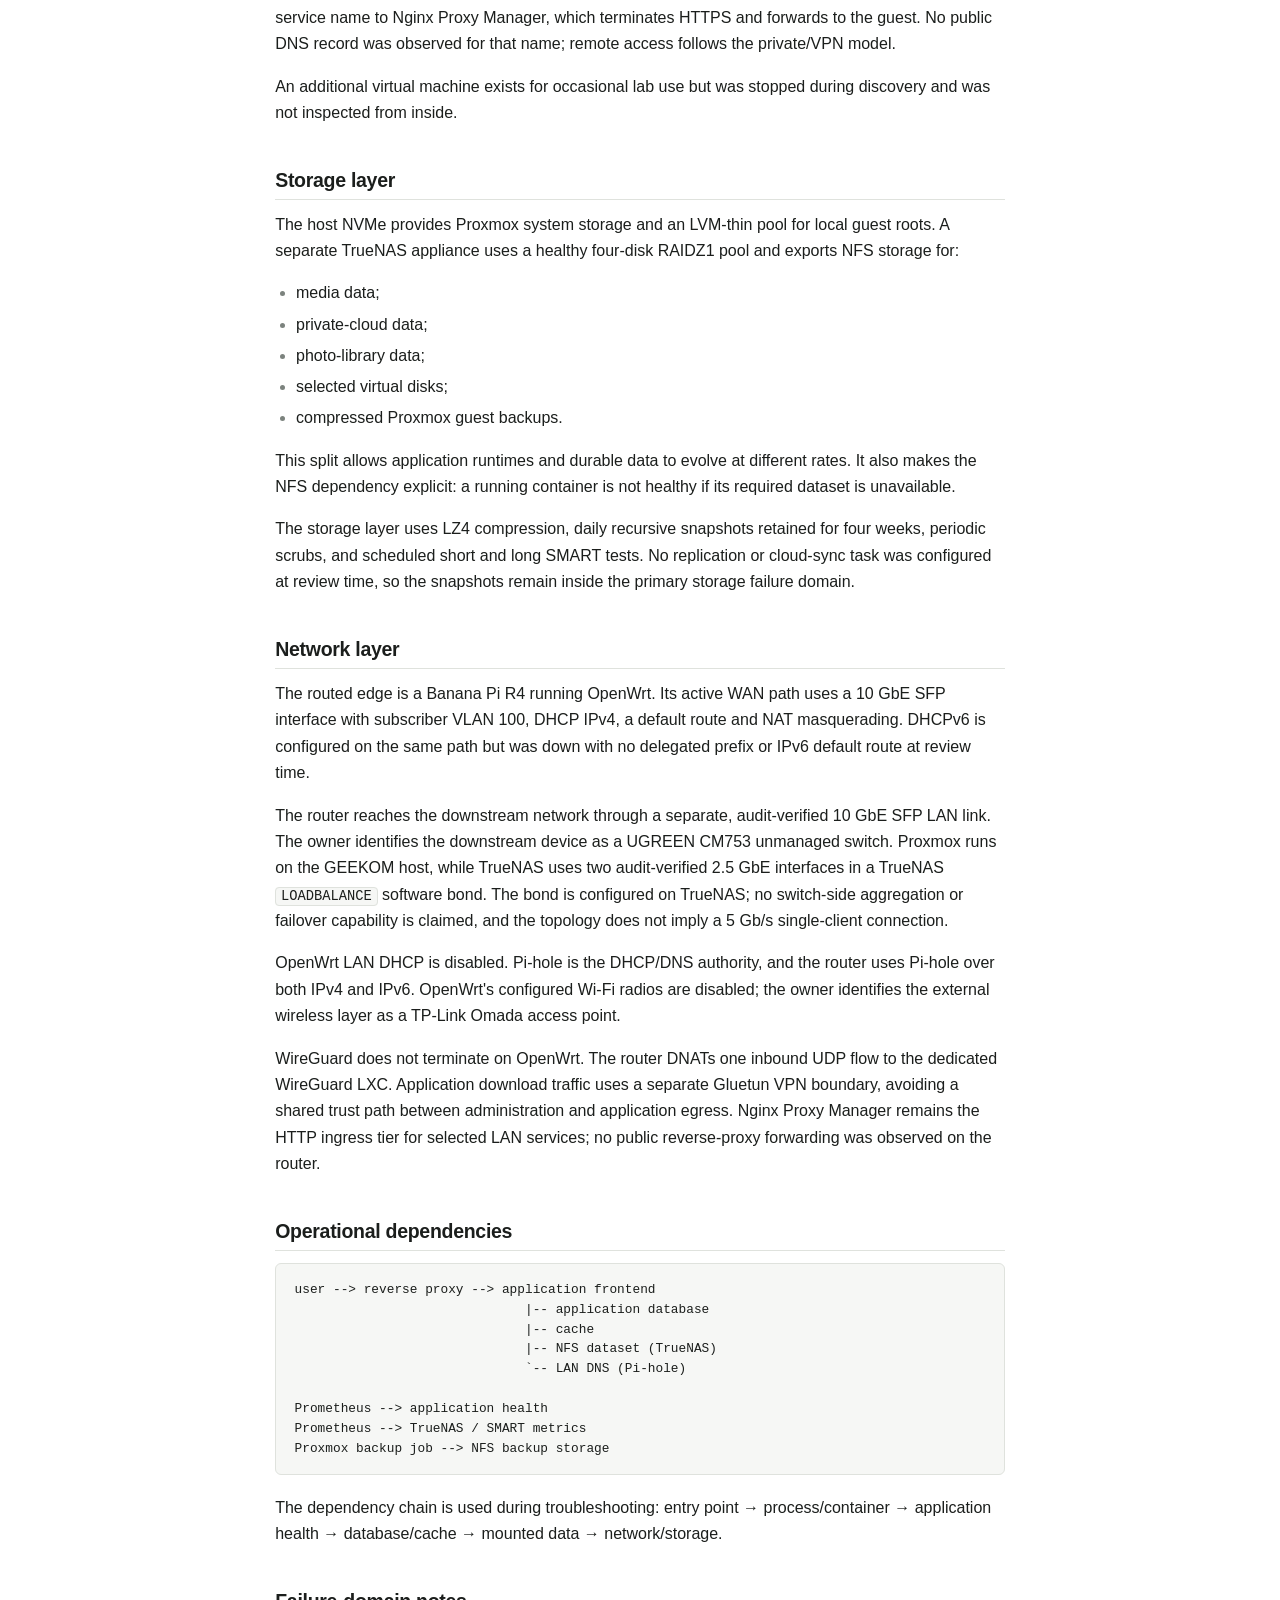
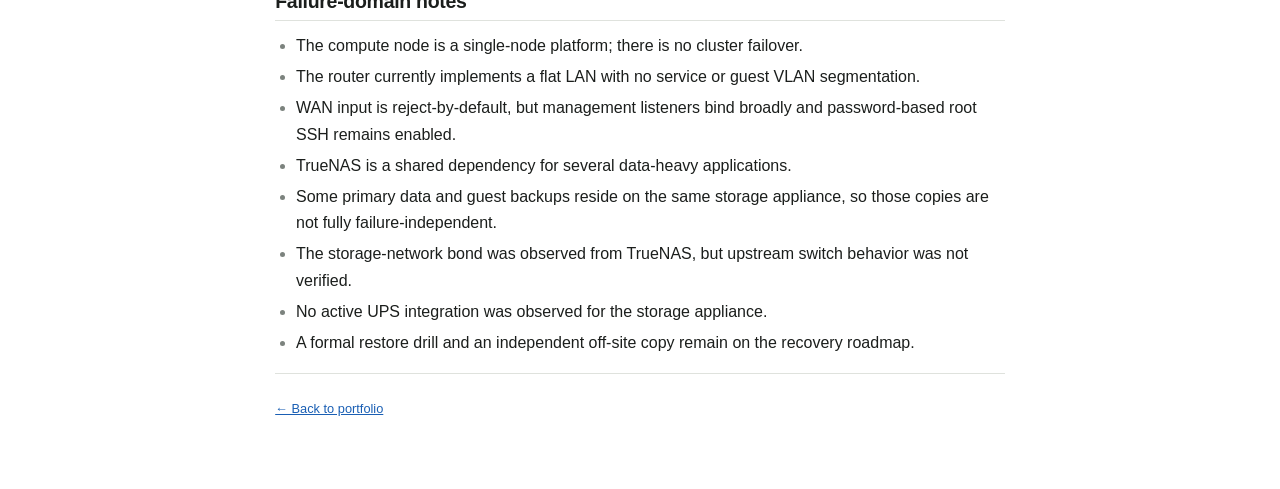
<file: docs/architecture.html>
<!doctype html>
<html lang="en">
<head>
  <meta charset="utf-8">
  <meta name="viewport" content="width=device-width, initial-scale=1">
  <meta name="description" content="Architecture — HC x Hub technical documentation.">
  <meta name="color-scheme" content="light dark">
  <title>Architecture — HC x Hub</title>
  <link rel="stylesheet" href="../assets/styles.css">
</head>
<body>
  <a class="skip-link" href="#content">Skip to content</a>
  <nav class="docs-topbar" aria-label="Breadcrumb and documentation navigation">
    <a class="crumb" href="../index.html">Portfolio</a>
    <a href="./">Documentation</a>
    <a href="architecture.html">Architecture</a>
    <a href="compute-and-services.html">Compute &amp; services</a>
    <a href="storage-and-backup.html">Storage &amp; backup</a>
    <a href="networking-and-security.html">Networking &amp; security</a>
    <a href="operations-and-lessons.html">Operations &amp; lessons</a>
    <a href="hardware.html">Hardware &amp; specifications</a>
    <a href="verification-and-scope.html">Verification &amp; scope</a>
    <details class="docs-mobile-nav">
      <summary>Browse pages</summary>
      <nav aria-label="Mobile documentation pages">
        <a href="./">Documentation</a>
        <a href="architecture.html">Architecture</a>
        <a href="compute-and-services.html">Compute &amp; services</a>
        <a href="storage-and-backup.html">Storage &amp; backup</a>
        <a href="networking-and-security.html">Networking &amp; security</a>
        <a href="operations-and-lessons.html">Operations &amp; lessons</a>
        <a href="hardware.html">Hardware &amp; specifications</a>
        <a href="verification-and-scope.html">Verification &amp; scope</a>
      </nav>
    </details>
  </nav>
  <main class="docs-main" id="content">
    <p class="gen-note">Generated from <code>docs/architecture.md</code> · public-safe, evidence-backed</p>
<h1>Architecture</h1>
<h2 id="design-goals">Design goals</h2>
<p>The lab is intentionally compact. It is large enough to exercise real infrastructure concerns, but small enough that every dependency can be understood and operated directly.</p>
<p>The core decisions are:</p>
<ol>
<li>Use a dedicated hypervisor rather than installing applications on the host.</li>
<li>Give network, storage and application responsibilities separate service boundaries.</li>
<li>Keep latency-sensitive compute local while placing growing datasets on shared storage.</li>
<li>Prefer private access paths and centralized ingress over exposing every backend.</li>
<li>Treat monitoring and backup evidence as part of each service, not as later additions.</li>
</ol>
<h2 id="logical-topology">Logical topology</h2>
<pre class="diagram"><code>Internet
   |
provider / optical handoff
   |
VLAN 100 · DHCP IPv4
   |
OpenWrt · Banana Pi BPI-R4
   |                     \
NAT · 10 GbE SFP         \-- WireGuard DNAT &lt;-- remote operator (encrypted)
   |
UGREEN CM753 · unmanaged switch
   |
   +-- Proxmox VE · GEEKOM host
   |      |-- native service LXCs (DNS/DHCP · Jellyfin+QSV · WireGuard)
   |      `-- Docker workload LXCs (Nextcloud · Immich · media automation ·
   |                               ingress · Prometheus/Grafana · Homarr)
   |
   +-- TrueNAS interface A (2.5 GbE) --\
   |                                    &gt; LOADBALANCE software bond --&gt; TrueNAS
   +-- TrueNAS interface B (2.5 GbE) --/      (ZFS RAIDZ1 · NFS/SMB)
   |
   +-- TP-Link Omada AP --&gt; Wi-Fi clients
   |
   +-- other LAN clients

data flows:  TrueNAS --NFS--&gt; service LXCs
             Proxmox host --daily guest backups--&gt; TrueNAS
             Prometheus &lt;--storage &amp; disk metrics-- TrueNAS
</code></pre>
<p>Addresses, guest IDs, MAC addresses, internal names, routes and export paths are intentionally absent.</p>
<h2 id="compute-layer">Compute layer</h2>
<p>A single Proxmox VE node runs Linux containers as the primary isolation mechanism. This keeps overhead low while preserving separate filesystems, resource assignments and service lifecycles.</p>
<p>Most guests are unprivileged. Workloads that need direct hardware or unusual kernel-facing behavior are treated as explicit exceptions. The media server receives only the required Intel render device, with a pre-start hook that restores device ownership after host reboot.</p>
<p>Vaultwarden runs in a dedicated unprivileged LXC with Docker Compose, local persistent data and an explicit AppArmor exception needed for nested Docker on this Proxmox version. LAN DNS resolves its service name to Nginx Proxy Manager, which terminates HTTPS and forwards to the guest. No public DNS record was observed for that name; remote access follows the private/VPN model.</p>
<p>An additional virtual machine exists for occasional lab use but was stopped during discovery and was not inspected from inside.</p>
<h2 id="storage-layer">Storage layer</h2>
<p>The host NVMe provides Proxmox system storage and an LVM-thin pool for local guest roots. A separate TrueNAS appliance uses a healthy four-disk RAIDZ1 pool and exports NFS storage for:</p>
<ul>
<li>media data;</li>
<li>private-cloud data;</li>
<li>photo-library data;</li>
<li>selected virtual disks;</li>
<li>compressed Proxmox guest backups.</li>
</ul>
<p>This split allows application runtimes and durable data to evolve at different rates. It also makes the NFS dependency explicit: a running container is not healthy if its required dataset is unavailable.</p>
<p>The storage layer uses LZ4 compression, daily recursive snapshots retained for four weeks, periodic scrubs, and scheduled short and long SMART tests. No replication or cloud-sync task was configured at review time, so the snapshots remain inside the primary storage failure domain.</p>
<h2 id="network-layer">Network layer</h2>
<p>The routed edge is a Banana Pi R4 running OpenWrt. Its active WAN path uses a 10 GbE SFP interface with subscriber VLAN 100, DHCP IPv4, a default route and NAT masquerading. DHCPv6 is configured on the same path but was down with no delegated prefix or IPv6 default route at review time.</p>
<p>The router reaches the downstream network through a separate, audit-verified 10 GbE SFP LAN link. The owner identifies the downstream device as a UGREEN CM753 unmanaged switch. Proxmox runs on the GEEKOM host, while TrueNAS uses two audit-verified 2.5 GbE interfaces in a TrueNAS <code>LOADBALANCE</code> software bond. The bond is configured on TrueNAS; no switch-side aggregation or failover capability is claimed, and the topology does not imply a 5 Gb/s single-client connection.</p>
<p>OpenWrt LAN DHCP is disabled. Pi-hole is the DHCP/DNS authority, and the router uses Pi-hole over both IPv4 and IPv6. OpenWrt's configured Wi-Fi radios are disabled; the owner identifies the external wireless layer as a TP-Link Omada access point.</p>
<p>WireGuard does not terminate on OpenWrt. The router DNATs one inbound UDP flow to the dedicated WireGuard LXC. Application download traffic uses a separate Gluetun VPN boundary, avoiding a shared trust path between administration and application egress. Nginx Proxy Manager remains the HTTP ingress tier for selected LAN services; no public reverse-proxy forwarding was observed on the router.</p>
<h2 id="operational-dependencies">Operational dependencies</h2>
<pre class="diagram"><code>user --&gt; reverse proxy --&gt; application frontend
                              |-- application database
                              |-- cache
                              |-- NFS dataset (TrueNAS)
                              `-- LAN DNS (Pi-hole)

Prometheus --&gt; application health
Prometheus --&gt; TrueNAS / SMART metrics
Proxmox backup job --&gt; NFS backup storage
</code></pre>
<p>The dependency chain is used during troubleshooting: entry point → process/container → application health → database/cache → mounted data → network/storage.</p>
<h2 id="failure-domain-notes">Failure-domain notes</h2>
<ul>
<li>The compute node is a single-node platform; there is no cluster failover.</li>
<li>The router currently implements a flat LAN with no service or guest VLAN segmentation.</li>
<li>WAN input is reject-by-default, but management listeners bind broadly and password-based root SSH remains enabled.</li>
<li>TrueNAS is a shared dependency for several data-heavy applications.</li>
<li>Some primary data and guest backups reside on the same storage appliance, so those copies are not fully failure-independent.</li>
<li>The storage-network bond was observed from TrueNAS, but upstream switch behavior was not verified.</li>
<li>No active UPS integration was observed for the storage appliance.</li>
<li>A formal restore drill and an independent off-site copy remain on the recovery roadmap.</li>
</ul>
    <footer class="site-footer">
      <p><a href="../index.html">← Back to portfolio</a></p>
    </footer>
  </main>
</body>
</html>
</file>
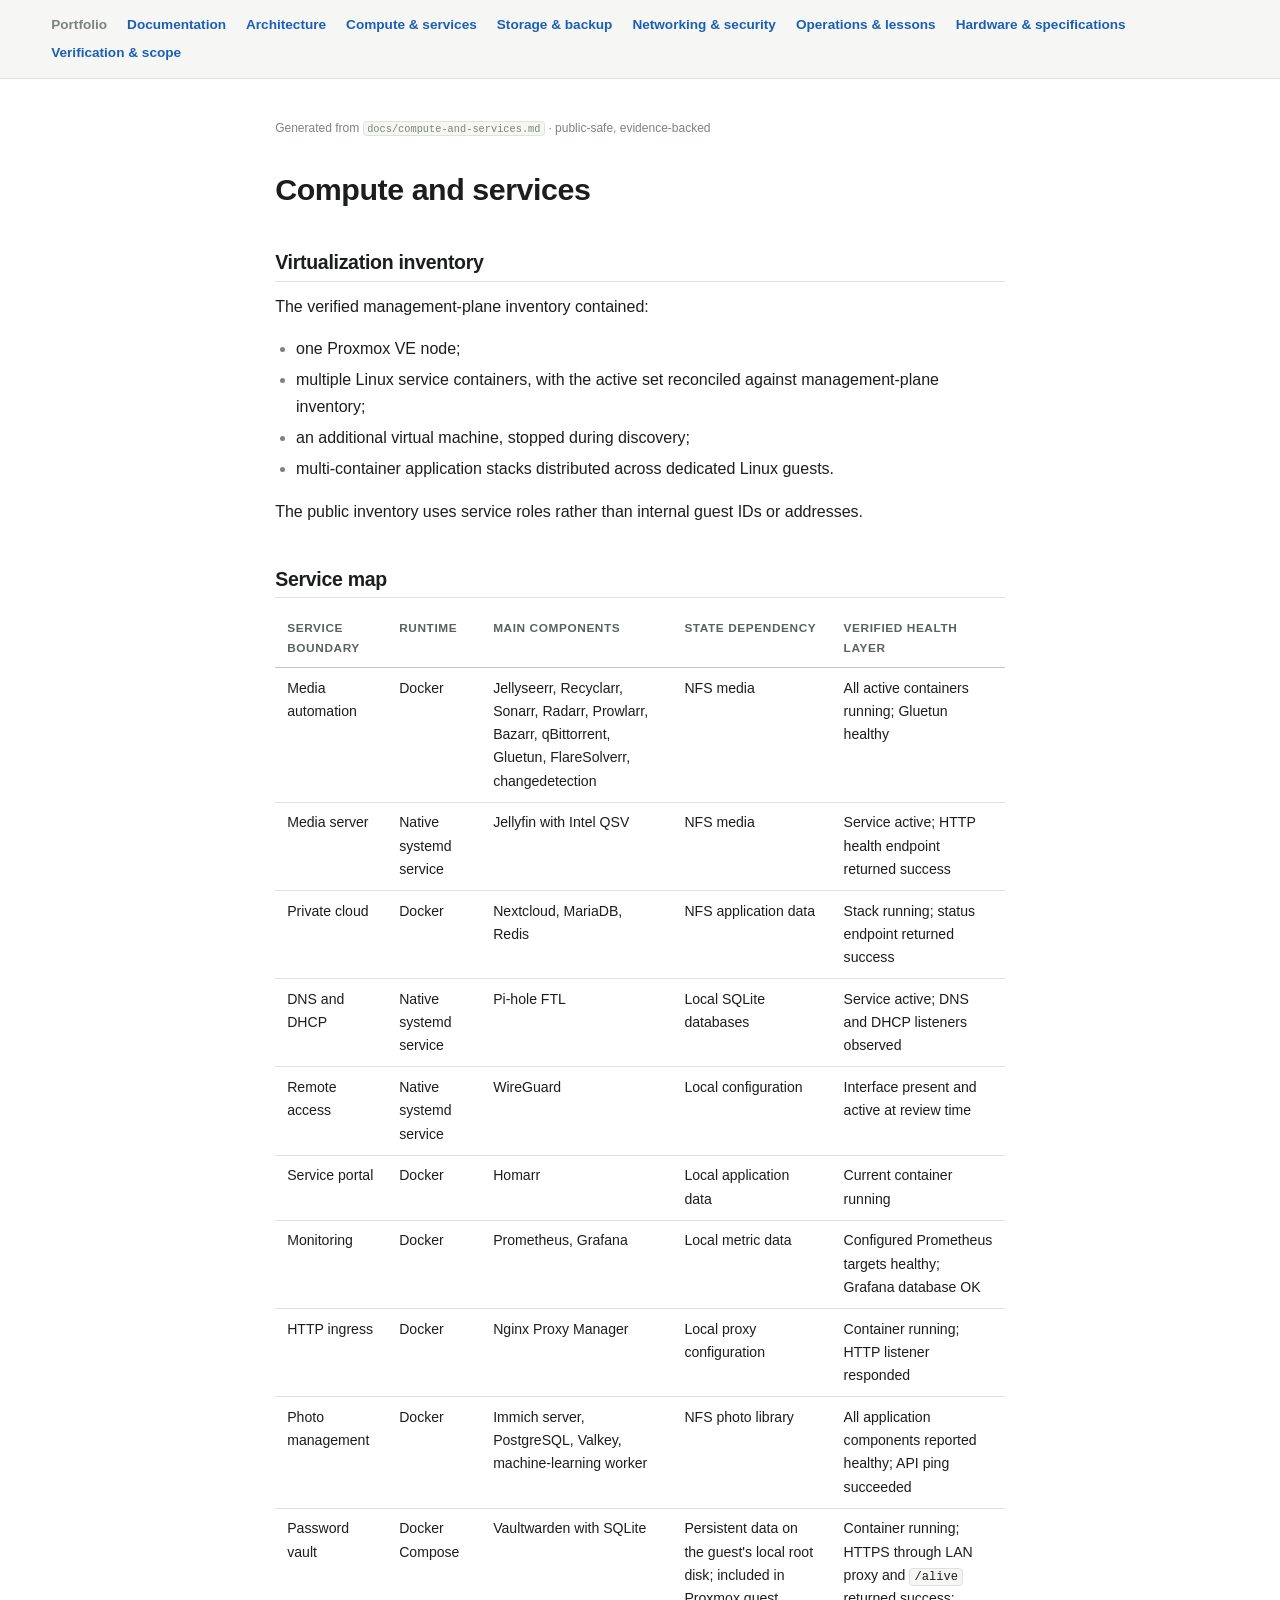
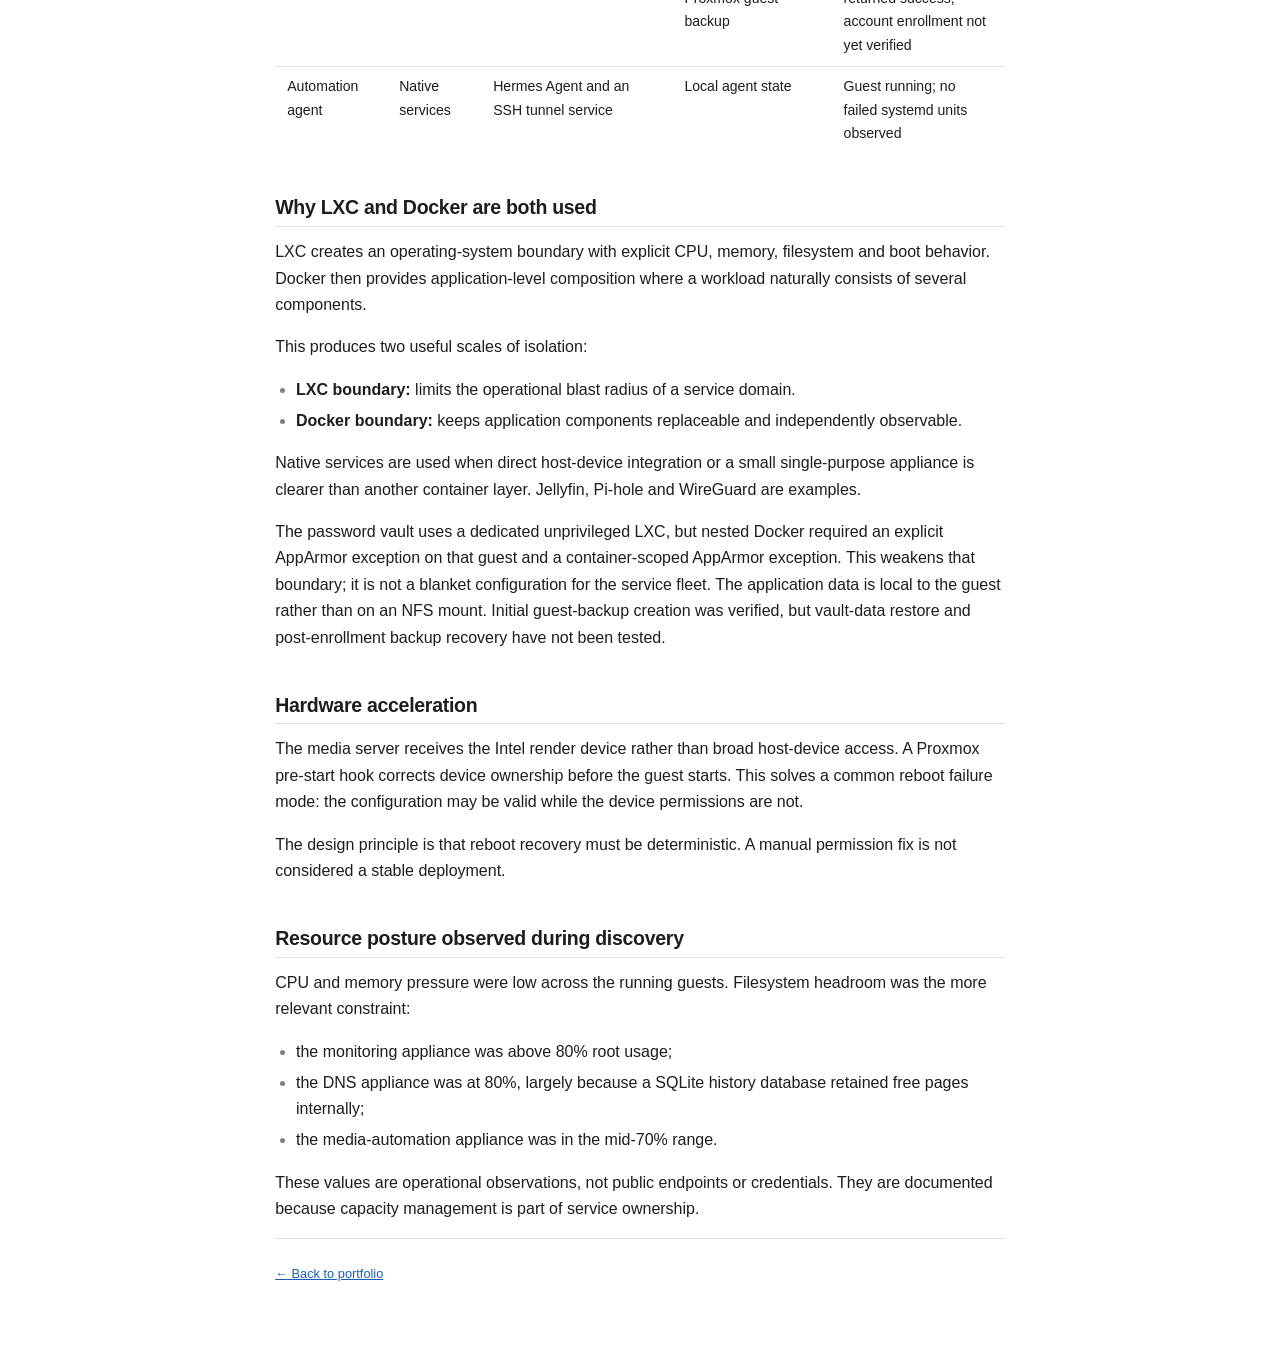
<file: docs/compute-and-services.html>
<!doctype html>
<html lang="en">
<head>
  <meta charset="utf-8">
  <meta name="viewport" content="width=device-width, initial-scale=1">
  <meta name="description" content="Compute and services — HC x Hub technical documentation.">
  <meta name="color-scheme" content="light dark">
  <title>Compute and services — HC x Hub</title>
  <link rel="stylesheet" href="../assets/styles.css">
</head>
<body>
  <a class="skip-link" href="#content">Skip to content</a>
  <nav class="docs-topbar" aria-label="Breadcrumb and documentation navigation">
    <a class="crumb" href="../index.html">Portfolio</a>
    <a href="./">Documentation</a>
    <a href="architecture.html">Architecture</a>
    <a href="compute-and-services.html">Compute &amp; services</a>
    <a href="storage-and-backup.html">Storage &amp; backup</a>
    <a href="networking-and-security.html">Networking &amp; security</a>
    <a href="operations-and-lessons.html">Operations &amp; lessons</a>
    <a href="hardware.html">Hardware &amp; specifications</a>
    <a href="verification-and-scope.html">Verification &amp; scope</a>
    <details class="docs-mobile-nav">
      <summary>Browse pages</summary>
      <nav aria-label="Mobile documentation pages">
        <a href="./">Documentation</a>
        <a href="architecture.html">Architecture</a>
        <a href="compute-and-services.html">Compute &amp; services</a>
        <a href="storage-and-backup.html">Storage &amp; backup</a>
        <a href="networking-and-security.html">Networking &amp; security</a>
        <a href="operations-and-lessons.html">Operations &amp; lessons</a>
        <a href="hardware.html">Hardware &amp; specifications</a>
        <a href="verification-and-scope.html">Verification &amp; scope</a>
      </nav>
    </details>
  </nav>
  <main class="docs-main" id="content">
    <p class="gen-note">Generated from <code>docs/compute-and-services.md</code> · public-safe, evidence-backed</p>
<h1>Compute and services</h1>
<h2 id="virtualization-inventory">Virtualization inventory</h2>
<p>The verified management-plane inventory contained:</p>
<ul>
<li>one Proxmox VE node;</li>
<li>multiple Linux service containers, with the active set reconciled against management-plane inventory;</li>
<li>an additional virtual machine, stopped during discovery;</li>
<li>multi-container application stacks distributed across dedicated Linux guests.</li>
</ul>
<p>The public inventory uses service roles rather than internal guest IDs or addresses.</p>
<h2 id="service-map">Service map</h2>
<div class="table-wrap"><table class="stack-mobile">
<thead>
<tr>
<th>Service boundary</th>
<th>Runtime</th>
<th>Main components</th>
<th>State dependency</th>
<th>Verified health layer</th>
</tr>
</thead>
<tbody>
<tr>
<td data-label="Service boundary">Media automation</td>
<td data-label="Runtime">Docker</td>
<td data-label="Main components">Jellyseerr, Recyclarr, Sonarr, Radarr, Prowlarr, Bazarr, qBittorrent, Gluetun, FlareSolverr, changedetection</td>
<td data-label="State dependency">NFS media</td>
<td data-label="Verified health layer">All active containers running; Gluetun healthy</td>
</tr>
<tr>
<td data-label="Service boundary">Media server</td>
<td data-label="Runtime">Native systemd service</td>
<td data-label="Main components">Jellyfin with Intel QSV</td>
<td data-label="State dependency">NFS media</td>
<td data-label="Verified health layer">Service active; HTTP health endpoint returned success</td>
</tr>
<tr>
<td data-label="Service boundary">Private cloud</td>
<td data-label="Runtime">Docker</td>
<td data-label="Main components">Nextcloud, MariaDB, Redis</td>
<td data-label="State dependency">NFS application data</td>
<td data-label="Verified health layer">Stack running; status endpoint returned success</td>
</tr>
<tr>
<td data-label="Service boundary">DNS and DHCP</td>
<td data-label="Runtime">Native systemd service</td>
<td data-label="Main components">Pi-hole FTL</td>
<td data-label="State dependency">Local SQLite databases</td>
<td data-label="Verified health layer">Service active; DNS and DHCP listeners observed</td>
</tr>
<tr>
<td data-label="Service boundary">Remote access</td>
<td data-label="Runtime">Native systemd service</td>
<td data-label="Main components">WireGuard</td>
<td data-label="State dependency">Local configuration</td>
<td data-label="Verified health layer">Interface present and active at review time</td>
</tr>
<tr>
<td data-label="Service boundary">Service portal</td>
<td data-label="Runtime">Docker</td>
<td data-label="Main components">Homarr</td>
<td data-label="State dependency">Local application data</td>
<td data-label="Verified health layer">Current container running</td>
</tr>
<tr>
<td data-label="Service boundary">Monitoring</td>
<td data-label="Runtime">Docker</td>
<td data-label="Main components">Prometheus, Grafana</td>
<td data-label="State dependency">Local metric data</td>
<td data-label="Verified health layer">Configured Prometheus targets healthy; Grafana database OK</td>
</tr>
<tr>
<td data-label="Service boundary">HTTP ingress</td>
<td data-label="Runtime">Docker</td>
<td data-label="Main components">Nginx Proxy Manager</td>
<td data-label="State dependency">Local proxy configuration</td>
<td data-label="Verified health layer">Container running; HTTP listener responded</td>
</tr>
<tr>
<td data-label="Service boundary">Photo management</td>
<td data-label="Runtime">Docker</td>
<td data-label="Main components">Immich server, PostgreSQL, Valkey, machine-learning worker</td>
<td data-label="State dependency">NFS photo library</td>
<td data-label="Verified health layer">All application components reported healthy; API ping succeeded</td>
</tr>
<tr>
<td data-label="Service boundary">Password vault</td>
<td data-label="Runtime">Docker Compose</td>
<td data-label="Main components">Vaultwarden with SQLite</td>
<td data-label="State dependency">Persistent data on the guest's local root disk; included in Proxmox guest backup</td>
<td data-label="Verified health layer">Container running; HTTPS through LAN proxy and <code>/alive</code> returned success; account enrollment not yet verified</td>
</tr>
<tr>
<td data-label="Service boundary">Automation agent</td>
<td data-label="Runtime">Native services</td>
<td data-label="Main components">Hermes Agent and an SSH tunnel service</td>
<td data-label="State dependency">Local agent state</td>
<td data-label="Verified health layer">Guest running; no failed systemd units observed</td>
</tr>
</tbody>
</table></div>
<h2 id="why-lxc-and-docker-are-both-used">Why LXC and Docker are both used</h2>
<p>LXC creates an operating-system boundary with explicit CPU, memory, filesystem and boot behavior. Docker then provides application-level composition where a workload naturally consists of several components.</p>
<p>This produces two useful scales of isolation:</p>
<ul>
<li><strong>LXC boundary:</strong> limits the operational blast radius of a service domain.</li>
<li><strong>Docker boundary:</strong> keeps application components replaceable and independently observable.</li>
</ul>
<p>Native services are used when direct host-device integration or a small single-purpose appliance is clearer than another container layer. Jellyfin, Pi-hole and WireGuard are examples.</p>
<p>The password vault uses a dedicated unprivileged LXC, but nested Docker required an explicit AppArmor exception on that guest and a container-scoped AppArmor exception. This weakens that boundary; it is not a blanket configuration for the service fleet. The application data is local to the guest rather than on an NFS mount. Initial guest-backup creation was verified, but vault-data restore and post-enrollment backup recovery have not been tested.</p>
<h2 id="hardware-acceleration">Hardware acceleration</h2>
<p>The media server receives the Intel render device rather than broad host-device access. A Proxmox pre-start hook corrects device ownership before the guest starts. This solves a common reboot failure mode: the configuration may be valid while the device permissions are not.</p>
<p>The design principle is that reboot recovery must be deterministic. A manual permission fix is not considered a stable deployment.</p>
<h2 id="resource-posture-observed-during-discovery">Resource posture observed during discovery</h2>
<p>CPU and memory pressure were low across the running guests. Filesystem headroom was the more relevant constraint:</p>
<ul>
<li>the monitoring appliance was above 80% root usage;</li>
<li>the DNS appliance was at 80%, largely because a SQLite history database retained free pages internally;</li>
<li>the media-automation appliance was in the mid-70% range.</li>
</ul>
<p>These values are operational observations, not public endpoints or credentials. They are documented because capacity management is part of service ownership.</p>
    <footer class="site-footer">
      <p><a href="../index.html">← Back to portfolio</a></p>
    </footer>
  </main>
</body>
</html>
</file>
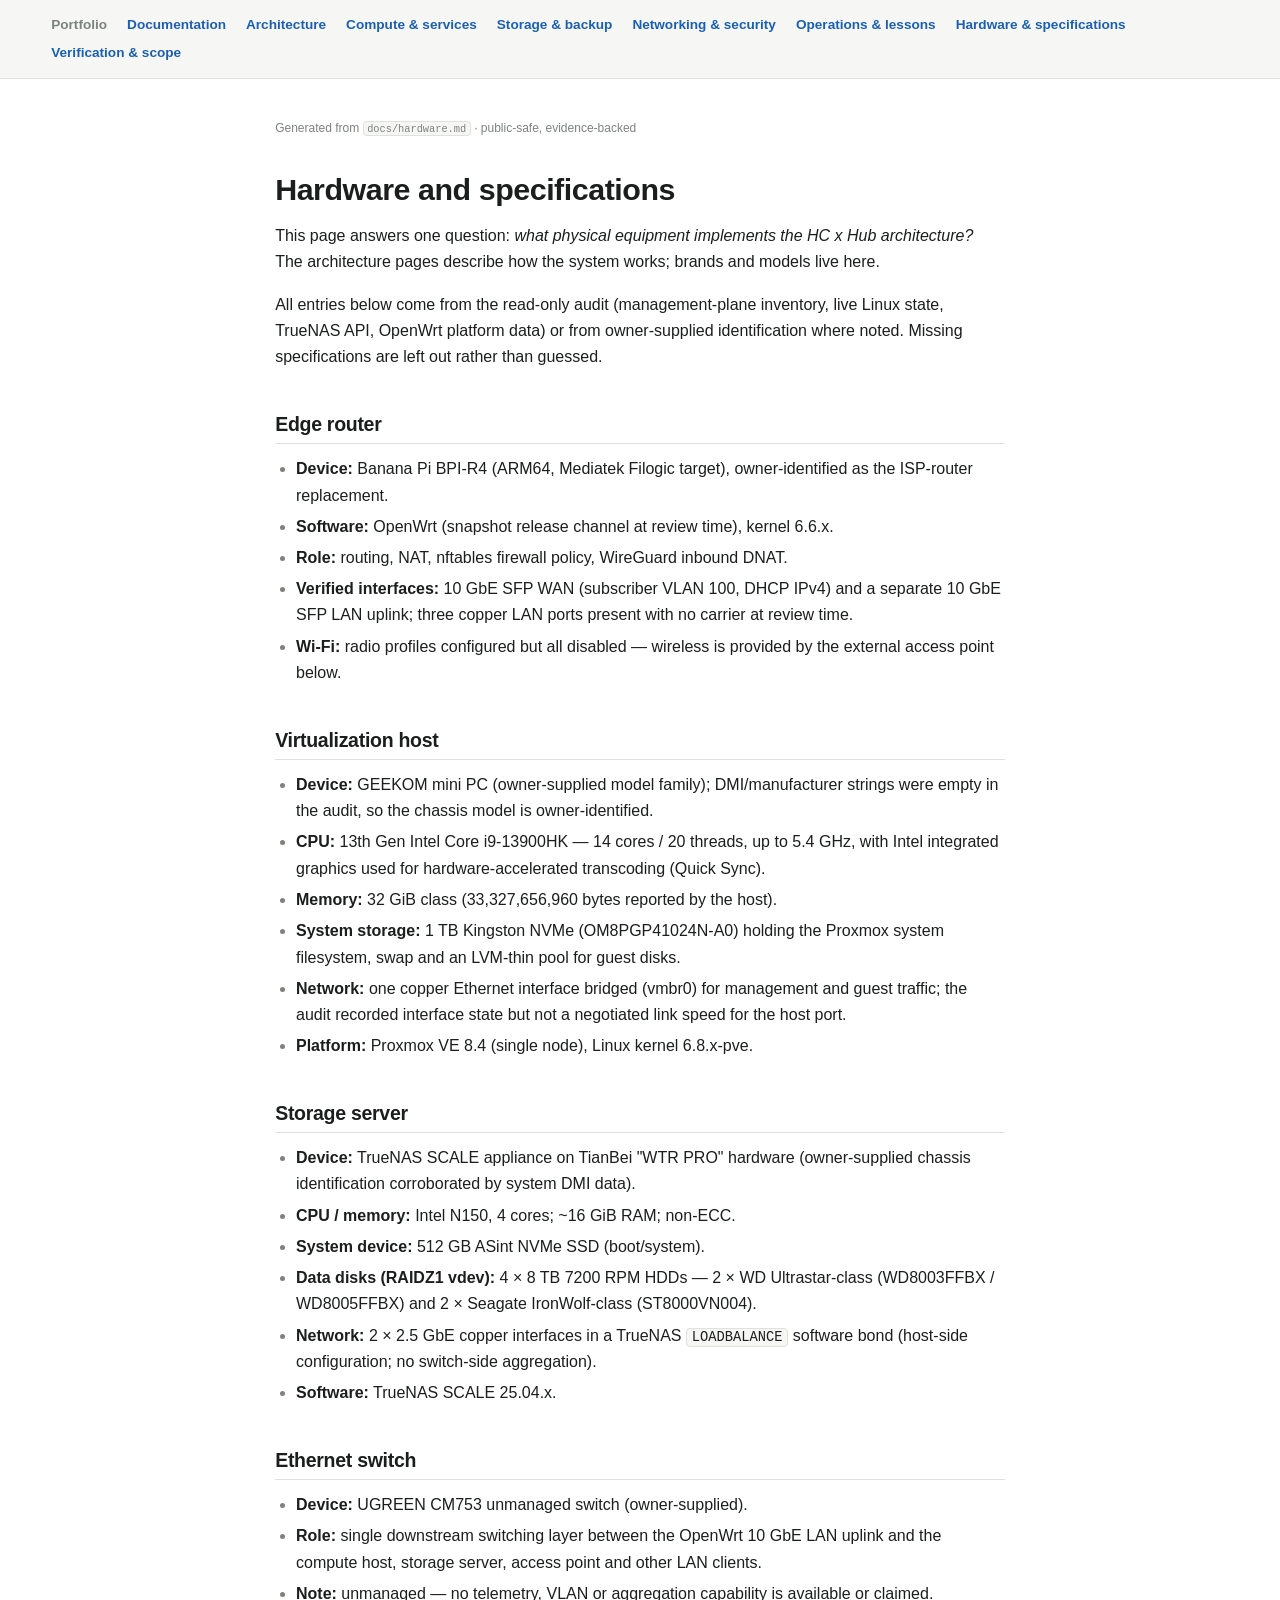
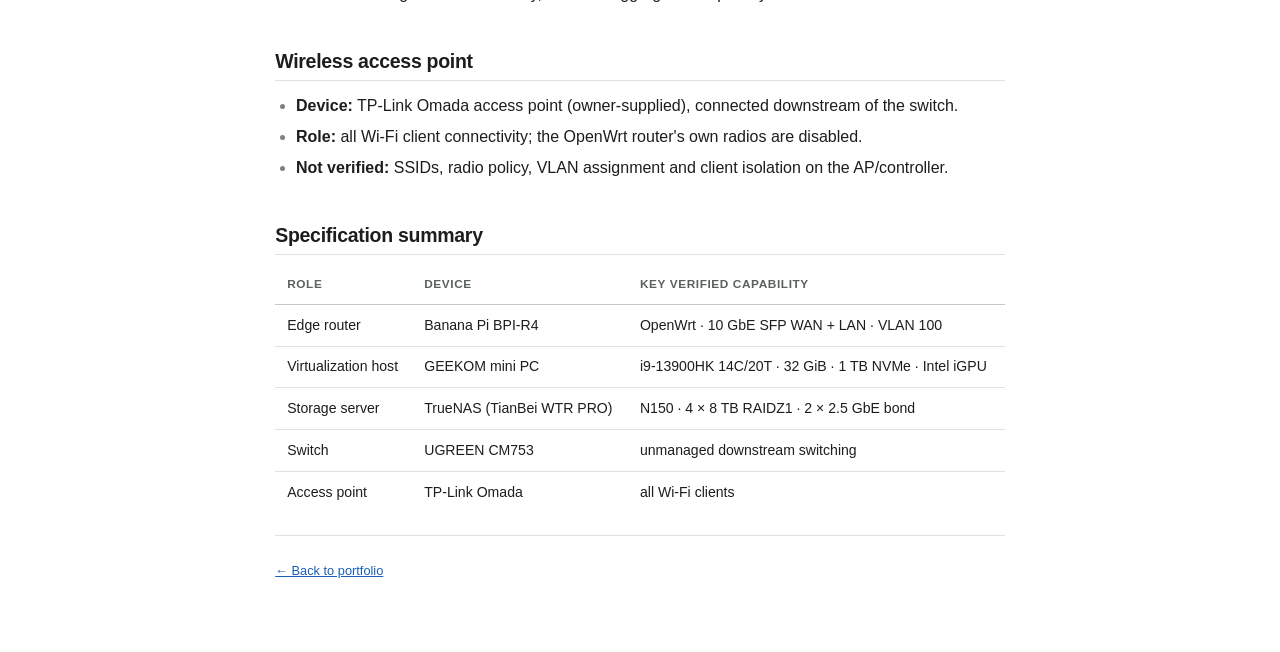
<file: docs/hardware.html>
<!doctype html>
<html lang="en">
<head>
  <meta charset="utf-8">
  <meta name="viewport" content="width=device-width, initial-scale=1">
  <meta name="description" content="Hardware and specifications — HC x Hub technical documentation.">
  <meta name="color-scheme" content="light dark">
  <title>Hardware and specifications — HC x Hub</title>
  <link rel="stylesheet" href="../assets/styles.css">
</head>
<body>
  <a class="skip-link" href="#content">Skip to content</a>
  <nav class="docs-topbar" aria-label="Breadcrumb and documentation navigation">
    <a class="crumb" href="../index.html">Portfolio</a>
    <a href="./">Documentation</a>
    <a href="architecture.html">Architecture</a>
    <a href="compute-and-services.html">Compute &amp; services</a>
    <a href="storage-and-backup.html">Storage &amp; backup</a>
    <a href="networking-and-security.html">Networking &amp; security</a>
    <a href="operations-and-lessons.html">Operations &amp; lessons</a>
    <a href="hardware.html">Hardware &amp; specifications</a>
    <a href="verification-and-scope.html">Verification &amp; scope</a>
    <details class="docs-mobile-nav">
      <summary>Browse pages</summary>
      <nav aria-label="Mobile documentation pages">
        <a href="./">Documentation</a>
        <a href="architecture.html">Architecture</a>
        <a href="compute-and-services.html">Compute &amp; services</a>
        <a href="storage-and-backup.html">Storage &amp; backup</a>
        <a href="networking-and-security.html">Networking &amp; security</a>
        <a href="operations-and-lessons.html">Operations &amp; lessons</a>
        <a href="hardware.html">Hardware &amp; specifications</a>
        <a href="verification-and-scope.html">Verification &amp; scope</a>
      </nav>
    </details>
  </nav>
  <main class="docs-main" id="content">
    <p class="gen-note">Generated from <code>docs/hardware.md</code> · public-safe, evidence-backed</p>
<h1>Hardware and specifications</h1>
<p>This page answers one question: <em>what physical equipment implements the HC x Hub architecture?</em> The architecture pages describe how the system works; brands and models live here.</p>
<p>All entries below come from the read-only audit (management-plane inventory, live Linux state, TrueNAS API, OpenWrt platform data) or from owner-supplied identification where noted. Missing specifications are left out rather than guessed.</p>
<h2 id="edge-router">Edge router</h2>
<ul>
<li><strong>Device:</strong> Banana Pi BPI-R4 (ARM64, Mediatek Filogic target), owner-identified as the ISP-router replacement.</li>
<li><strong>Software:</strong> OpenWrt (snapshot release channel at review time), kernel 6.6.x.</li>
<li><strong>Role:</strong> routing, NAT, nftables firewall policy, WireGuard inbound DNAT.</li>
<li><strong>Verified interfaces:</strong> 10 GbE SFP WAN (subscriber VLAN 100, DHCP IPv4) and a separate 10 GbE SFP LAN uplink; three copper LAN ports present with no carrier at review time.</li>
<li><strong>Wi-Fi:</strong> radio profiles configured but all disabled — wireless is provided by the external access point below.</li>
</ul>
<h2 id="virtualization-host">Virtualization host</h2>
<ul>
<li><strong>Device:</strong> GEEKOM mini PC (owner-supplied model family); DMI/manufacturer strings were empty in the audit, so the chassis model is owner-identified.</li>
<li><strong>CPU:</strong> 13th Gen Intel Core i9-13900HK — 14 cores / 20 threads, up to 5.4 GHz, with Intel integrated graphics used for hardware-accelerated transcoding (Quick Sync).</li>
<li><strong>Memory:</strong> 32 GiB class (33,327,656,960 bytes reported by the host).</li>
<li><strong>System storage:</strong> 1 TB Kingston NVMe (OM8PGP41024N-A0) holding the Proxmox system filesystem, swap and an LVM-thin pool for guest disks.</li>
<li><strong>Network:</strong> one copper Ethernet interface bridged (vmbr0) for management and guest traffic; the audit recorded interface state but not a negotiated link speed for the host port.</li>
<li><strong>Platform:</strong> Proxmox VE 8.4 (single node), Linux kernel 6.8.x-pve.</li>
</ul>
<h2 id="storage-server">Storage server</h2>
<ul>
<li><strong>Device:</strong> TrueNAS SCALE appliance on TianBei "WTR PRO" hardware (owner-supplied chassis identification corroborated by system DMI data).</li>
<li><strong>CPU / memory:</strong> Intel N150, 4 cores; ~16 GiB RAM; non-ECC.</li>
<li><strong>System device:</strong> 512 GB ASint NVMe SSD (boot/system).</li>
<li><strong>Data disks (RAIDZ1 vdev):</strong> 4 × 8 TB 7200 RPM HDDs — 2 × WD Ultrastar-class (WD8003FFBX / WD8005FFBX) and 2 × Seagate IronWolf-class (ST8000VN004).</li>
<li><strong>Network:</strong> 2 × 2.5 GbE copper interfaces in a TrueNAS <code>LOADBALANCE</code> software bond (host-side configuration; no switch-side aggregation).</li>
<li><strong>Software:</strong> TrueNAS SCALE 25.04.x.</li>
</ul>
<h2 id="ethernet-switch">Ethernet switch</h2>
<ul>
<li><strong>Device:</strong> UGREEN CM753 unmanaged switch (owner-supplied).</li>
<li><strong>Role:</strong> single downstream switching layer between the OpenWrt 10 GbE LAN uplink and the compute host, storage server, access point and other LAN clients.</li>
<li><strong>Note:</strong> unmanaged — no telemetry, VLAN or aggregation capability is available or claimed.</li>
</ul>
<h2 id="wireless-access-point">Wireless access point</h2>
<ul>
<li><strong>Device:</strong> TP-Link Omada access point (owner-supplied), connected downstream of the switch.</li>
<li><strong>Role:</strong> all Wi-Fi client connectivity; the OpenWrt router's own radios are disabled.</li>
<li><strong>Not verified:</strong> SSIDs, radio policy, VLAN assignment and client isolation on the AP/controller.</li>
</ul>
<h2 id="specification-summary">Specification summary</h2>
<div class="table-wrap"><table class="stack-mobile">
<thead>
<tr>
<th>Role</th>
<th>Device</th>
<th>Key verified capability</th>
</tr>
</thead>
<tbody>
<tr>
<td data-label="Role">Edge router</td>
<td data-label="Device">Banana Pi BPI-R4</td>
<td data-label="Key verified capability">OpenWrt · 10 GbE SFP WAN + LAN · VLAN 100</td>
</tr>
<tr>
<td data-label="Role">Virtualization host</td>
<td data-label="Device">GEEKOM mini PC</td>
<td data-label="Key verified capability">i9-13900HK 14C/20T · 32 GiB · 1 TB NVMe · Intel iGPU</td>
</tr>
<tr>
<td data-label="Role">Storage server</td>
<td data-label="Device">TrueNAS (TianBei WTR PRO)</td>
<td data-label="Key verified capability">N150 · 4 × 8 TB RAIDZ1 · 2 × 2.5 GbE bond</td>
</tr>
<tr>
<td data-label="Role">Switch</td>
<td data-label="Device">UGREEN CM753</td>
<td data-label="Key verified capability">unmanaged downstream switching</td>
</tr>
<tr>
<td data-label="Role">Access point</td>
<td data-label="Device">TP-Link Omada</td>
<td data-label="Key verified capability">all Wi-Fi clients</td>
</tr>
</tbody>
</table></div>
    <footer class="site-footer">
      <p><a href="../index.html">← Back to portfolio</a></p>
    </footer>
  </main>
</body>
</html>
</file>
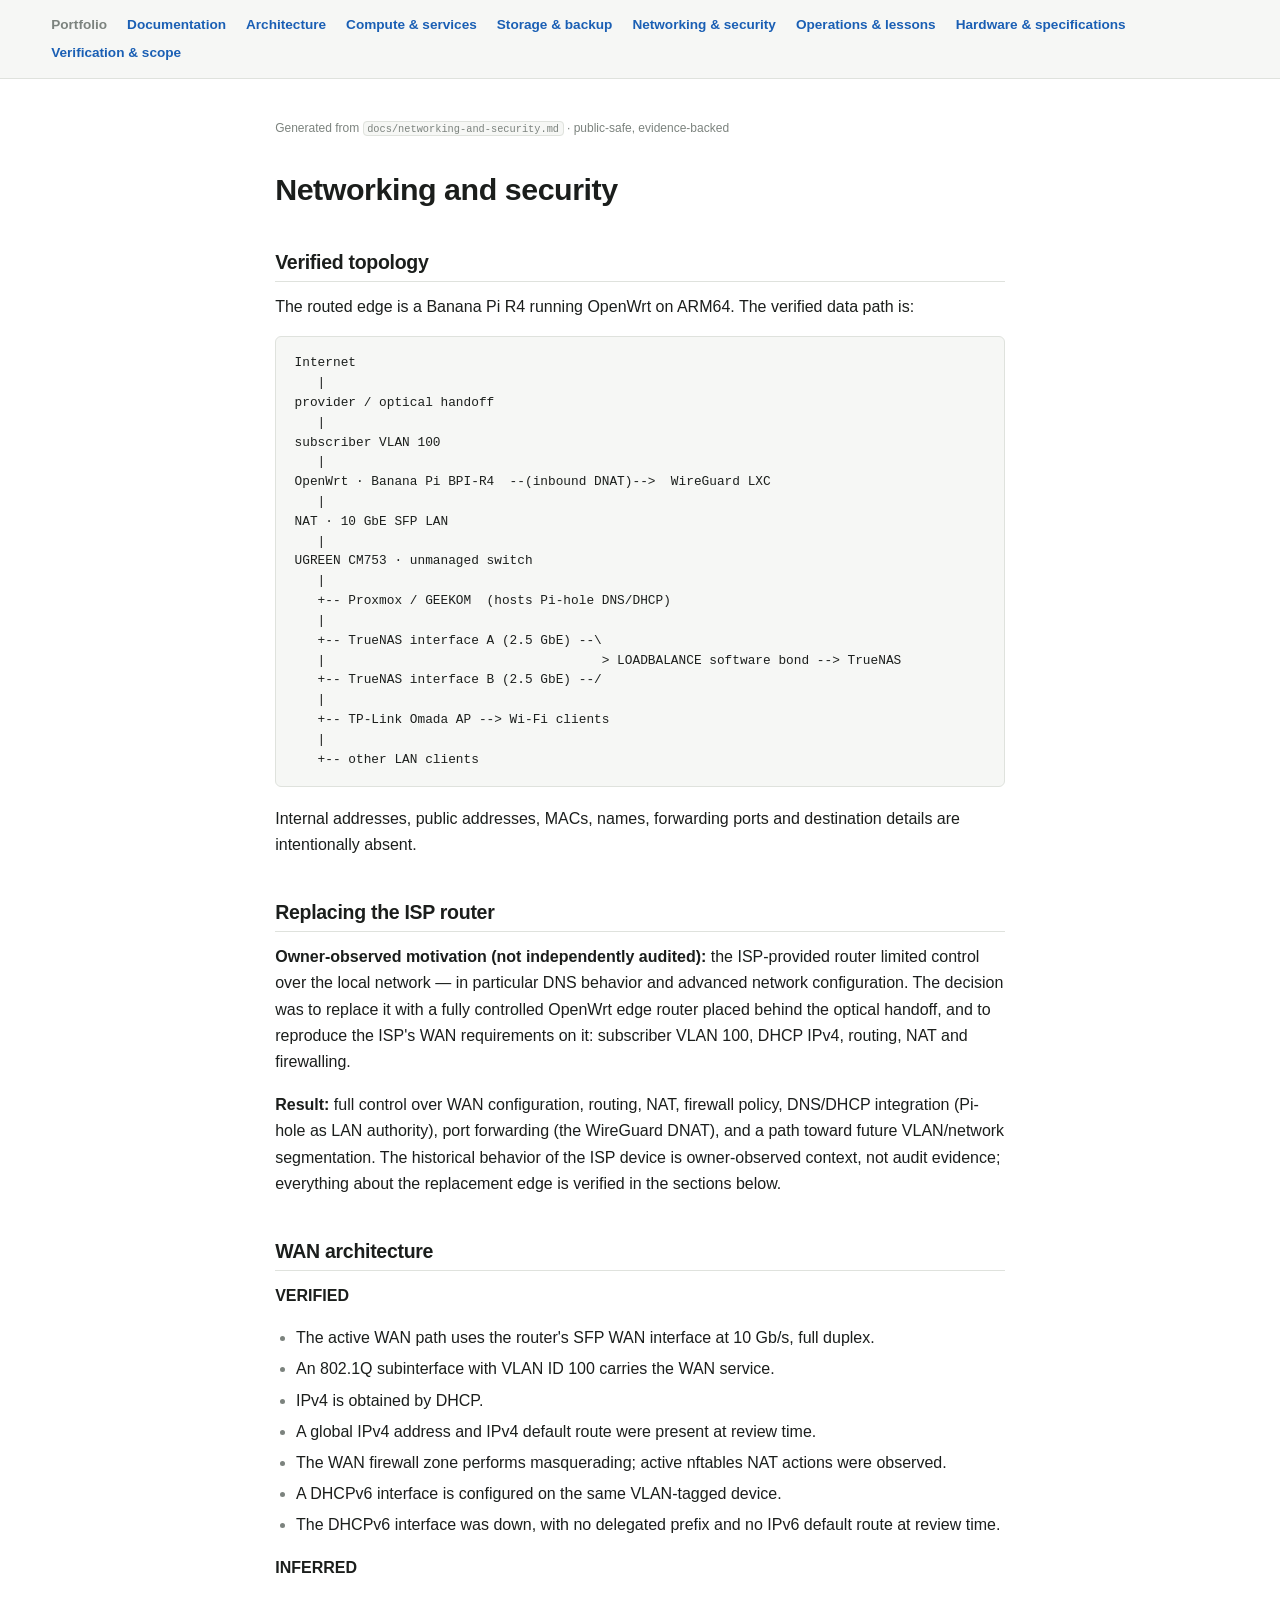
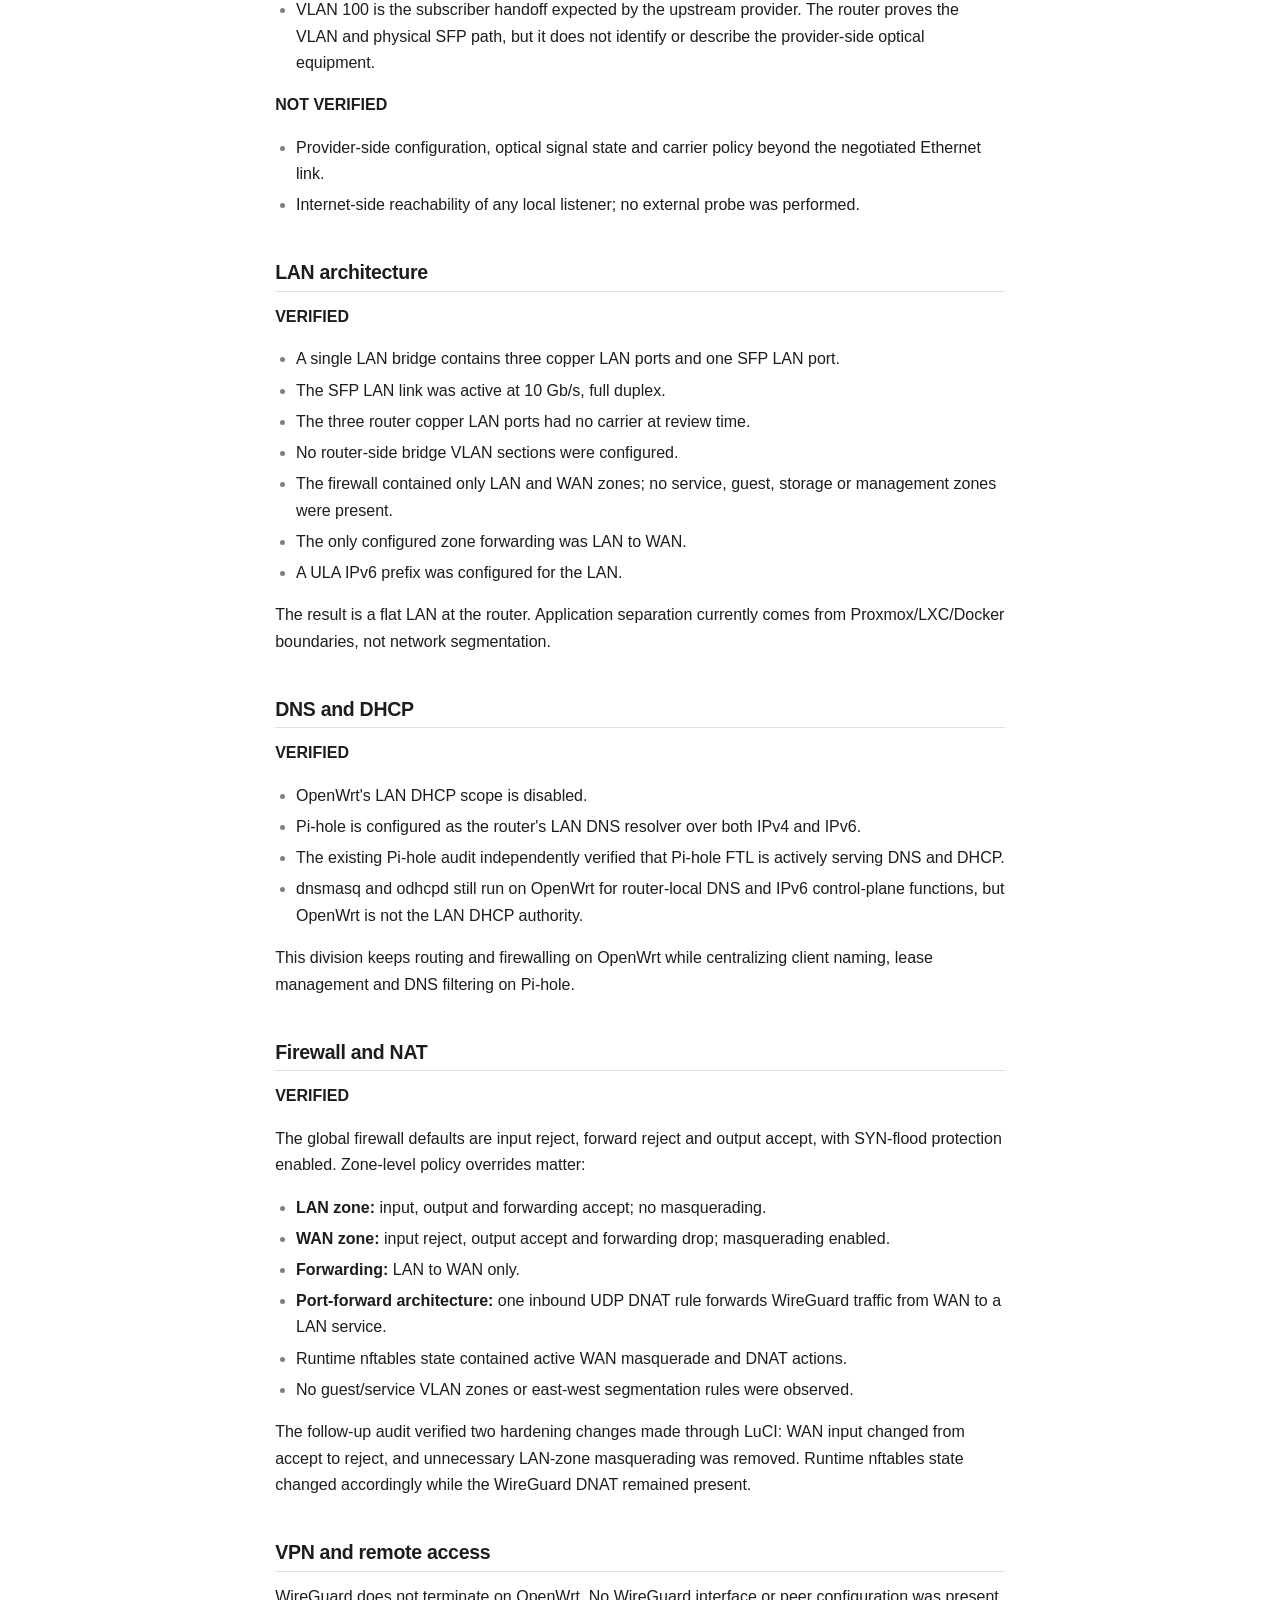
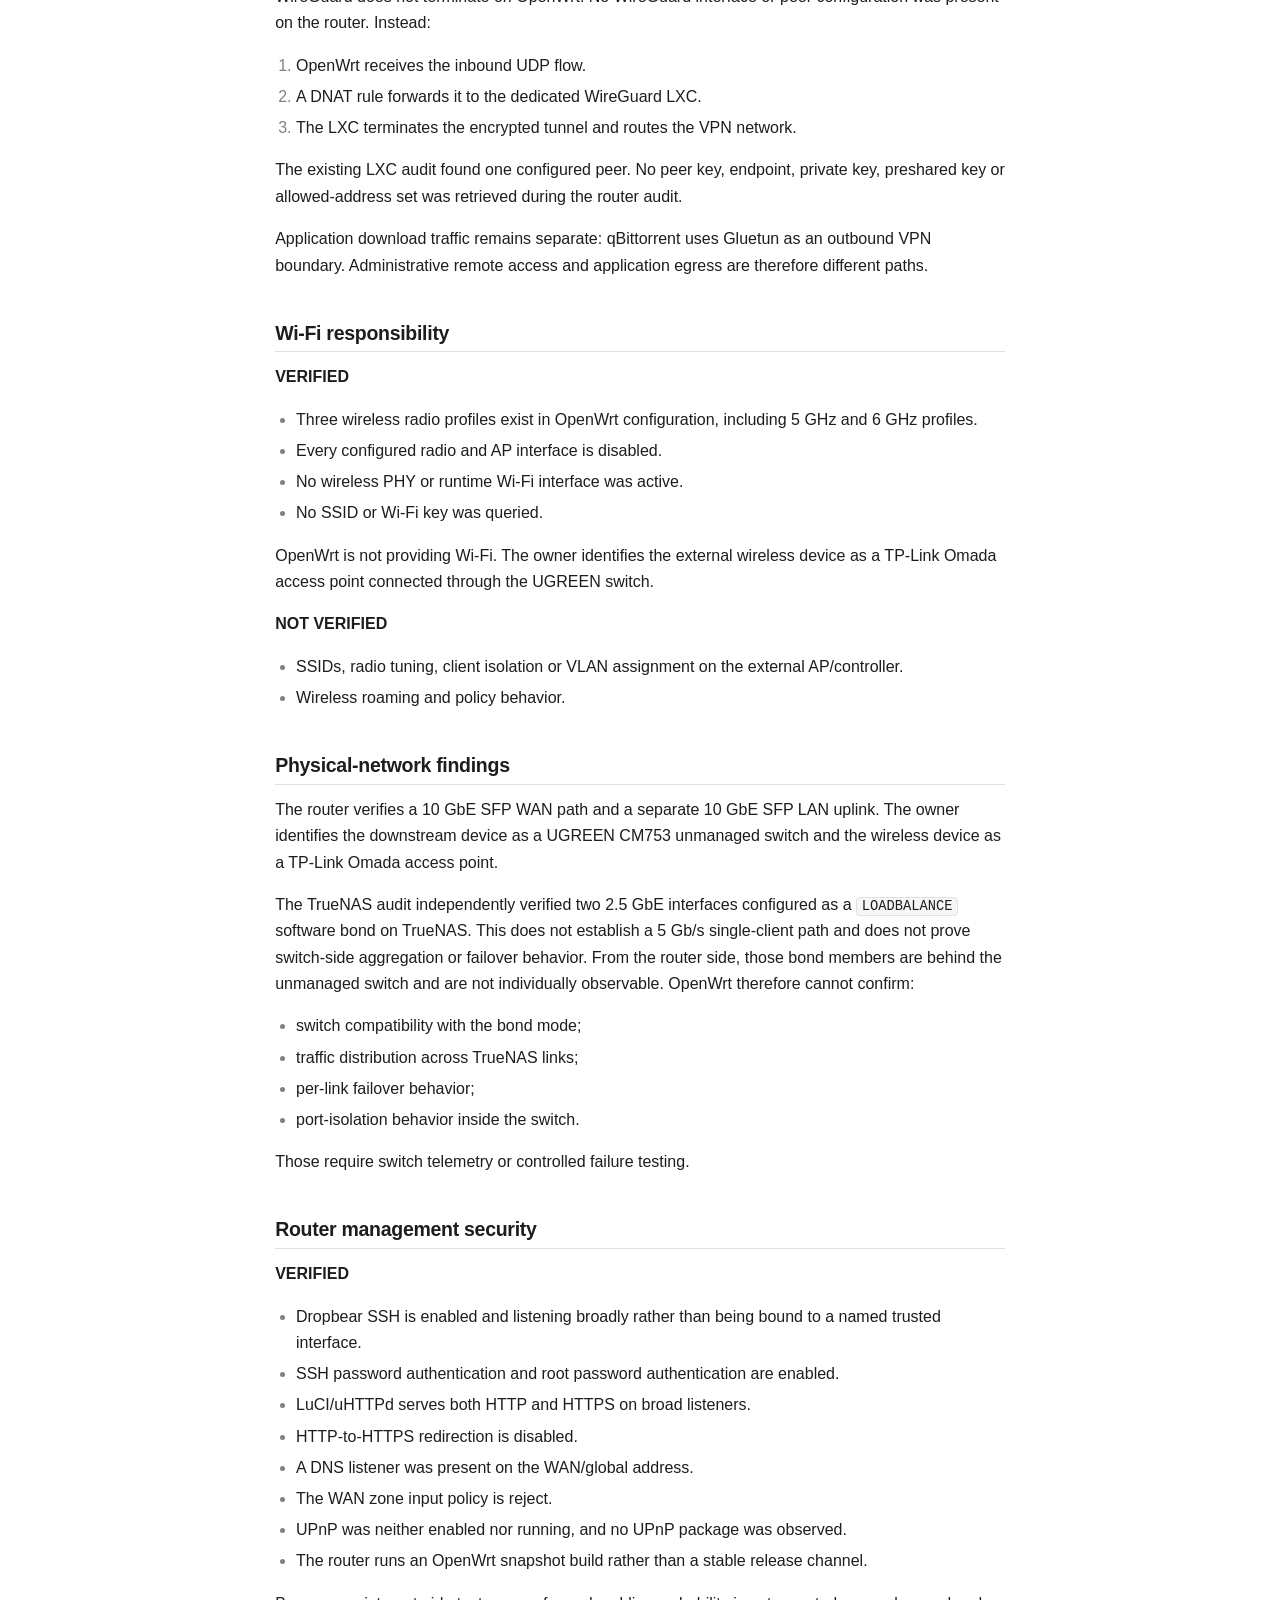
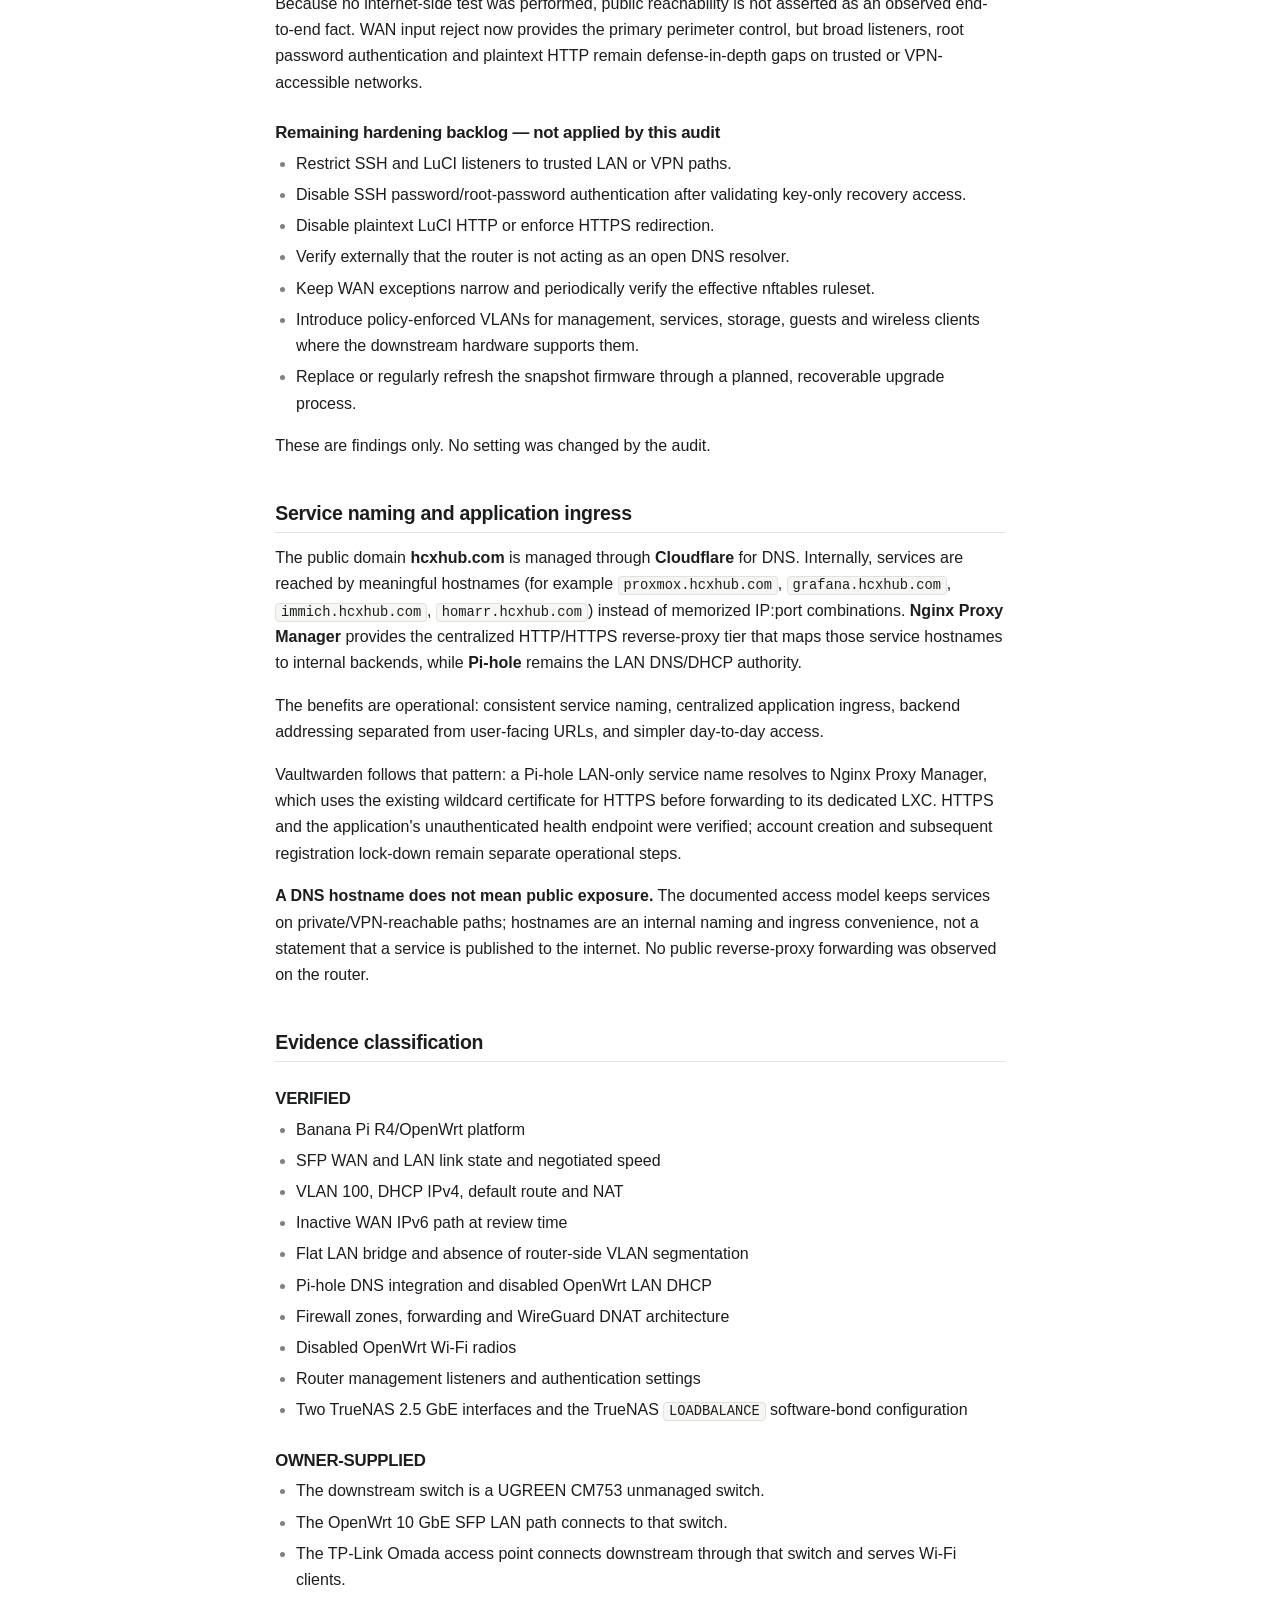
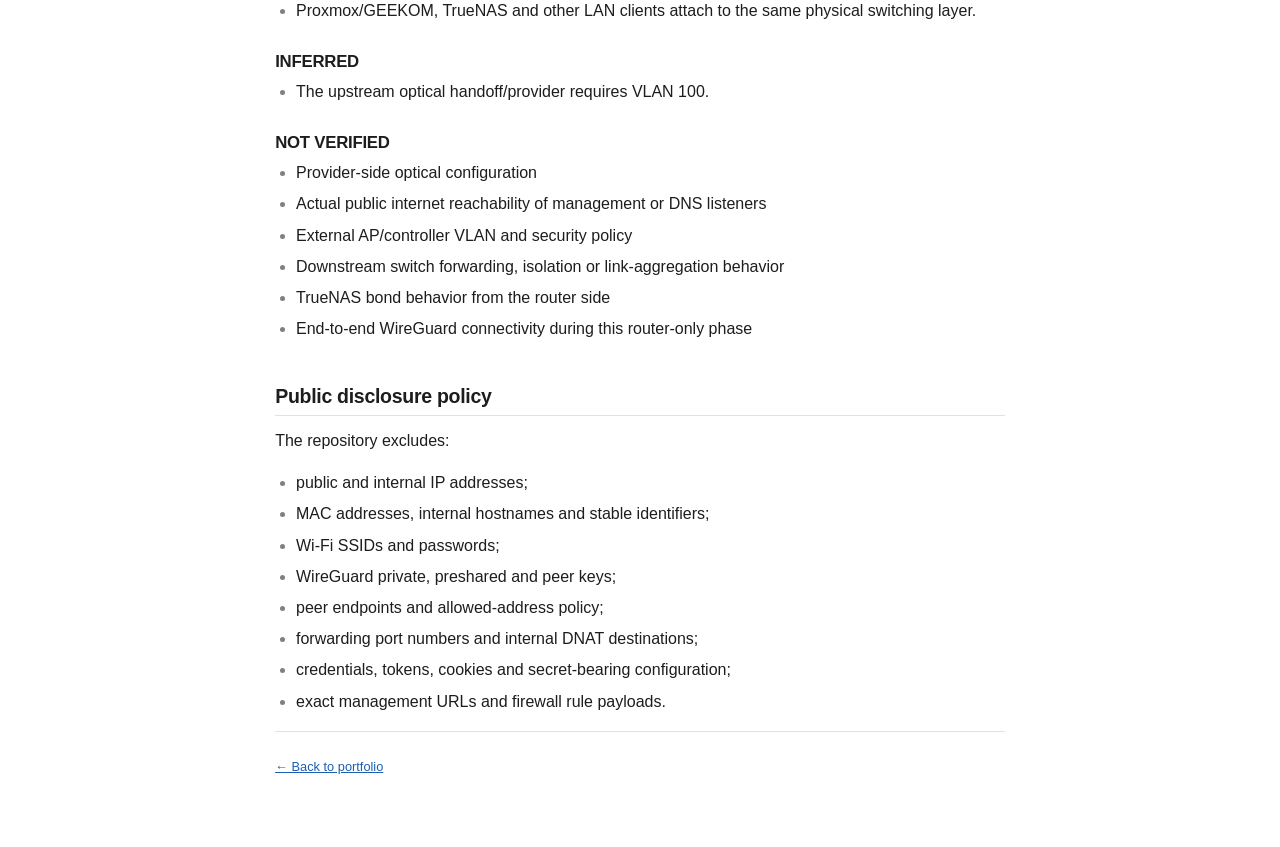
<file: docs/networking-and-security.html>
<!doctype html>
<html lang="en">
<head>
  <meta charset="utf-8">
  <meta name="viewport" content="width=device-width, initial-scale=1">
  <meta name="description" content="Networking and security — HC x Hub technical documentation.">
  <meta name="color-scheme" content="light dark">
  <title>Networking and security — HC x Hub</title>
  <link rel="stylesheet" href="../assets/styles.css">
</head>
<body>
  <a class="skip-link" href="#content">Skip to content</a>
  <nav class="docs-topbar" aria-label="Breadcrumb and documentation navigation">
    <a class="crumb" href="../index.html">Portfolio</a>
    <a href="./">Documentation</a>
    <a href="architecture.html">Architecture</a>
    <a href="compute-and-services.html">Compute &amp; services</a>
    <a href="storage-and-backup.html">Storage &amp; backup</a>
    <a href="networking-and-security.html">Networking &amp; security</a>
    <a href="operations-and-lessons.html">Operations &amp; lessons</a>
    <a href="hardware.html">Hardware &amp; specifications</a>
    <a href="verification-and-scope.html">Verification &amp; scope</a>
    <details class="docs-mobile-nav">
      <summary>Browse pages</summary>
      <nav aria-label="Mobile documentation pages">
        <a href="./">Documentation</a>
        <a href="architecture.html">Architecture</a>
        <a href="compute-and-services.html">Compute &amp; services</a>
        <a href="storage-and-backup.html">Storage &amp; backup</a>
        <a href="networking-and-security.html">Networking &amp; security</a>
        <a href="operations-and-lessons.html">Operations &amp; lessons</a>
        <a href="hardware.html">Hardware &amp; specifications</a>
        <a href="verification-and-scope.html">Verification &amp; scope</a>
      </nav>
    </details>
  </nav>
  <main class="docs-main" id="content">
    <p class="gen-note">Generated from <code>docs/networking-and-security.md</code> · public-safe, evidence-backed</p>
<h1>Networking and security</h1>
<h2 id="verified-topology">Verified topology</h2>
<p>The routed edge is a Banana Pi R4 running OpenWrt on ARM64. The verified data path is:</p>
<pre class="diagram"><code>Internet
   |
provider / optical handoff
   |
subscriber VLAN 100
   |
OpenWrt · Banana Pi BPI-R4  --(inbound DNAT)--&gt;  WireGuard LXC
   |
NAT · 10 GbE SFP LAN
   |
UGREEN CM753 · unmanaged switch
   |
   +-- Proxmox / GEEKOM  (hosts Pi-hole DNS/DHCP)
   |
   +-- TrueNAS interface A (2.5 GbE) --\
   |                                    &gt; LOADBALANCE software bond --&gt; TrueNAS
   +-- TrueNAS interface B (2.5 GbE) --/
   |
   +-- TP-Link Omada AP --&gt; Wi-Fi clients
   |
   +-- other LAN clients
</code></pre>
<p>Internal addresses, public addresses, MACs, names, forwarding ports and destination details are intentionally absent.</p>
<h2 id="replacing-the-isp-router">Replacing the ISP router</h2>
<p><strong>Owner-observed motivation (not independently audited):</strong> the ISP-provided router limited control over the local network — in particular DNS behavior and advanced network configuration. The decision was to replace it with a fully controlled OpenWrt edge router placed behind the optical handoff, and to reproduce the ISP's WAN requirements on it: subscriber VLAN 100, DHCP IPv4, routing, NAT and firewalling.</p>
<p><strong>Result:</strong> full control over WAN configuration, routing, NAT, firewall policy, DNS/DHCP integration (Pi-hole as LAN authority), port forwarding (the WireGuard DNAT), and a path toward future VLAN/network segmentation. The historical behavior of the ISP device is owner-observed context, not audit evidence; everything about the replacement edge is verified in the sections below.</p>
<h2 id="wan-architecture">WAN architecture</h2>
<p><strong>VERIFIED</strong></p>
<ul>
<li>The active WAN path uses the router's SFP WAN interface at 10 Gb/s, full duplex.</li>
<li>An 802.1Q subinterface with VLAN ID 100 carries the WAN service.</li>
<li>IPv4 is obtained by DHCP.</li>
<li>A global IPv4 address and IPv4 default route were present at review time.</li>
<li>The WAN firewall zone performs masquerading; active nftables NAT actions were observed.</li>
<li>A DHCPv6 interface is configured on the same VLAN-tagged device.</li>
<li>The DHCPv6 interface was down, with no delegated prefix and no IPv6 default route at review time.</li>
</ul>
<p><strong>INFERRED</strong></p>
<ul>
<li>VLAN 100 is the subscriber handoff expected by the upstream provider. The router proves the VLAN and physical SFP path, but it does not identify or describe the provider-side optical equipment.</li>
</ul>
<p><strong>NOT VERIFIED</strong></p>
<ul>
<li>Provider-side configuration, optical signal state and carrier policy beyond the negotiated Ethernet link.</li>
<li>Internet-side reachability of any local listener; no external probe was performed.</li>
</ul>
<h2 id="lan-architecture">LAN architecture</h2>
<p><strong>VERIFIED</strong></p>
<ul>
<li>A single LAN bridge contains three copper LAN ports and one SFP LAN port.</li>
<li>The SFP LAN link was active at 10 Gb/s, full duplex.</li>
<li>The three router copper LAN ports had no carrier at review time.</li>
<li>No router-side bridge VLAN sections were configured.</li>
<li>The firewall contained only LAN and WAN zones; no service, guest, storage or management zones were present.</li>
<li>The only configured zone forwarding was LAN to WAN.</li>
<li>A ULA IPv6 prefix was configured for the LAN.</li>
</ul>
<p>The result is a flat LAN at the router. Application separation currently comes from Proxmox/LXC/Docker boundaries, not network segmentation.</p>
<h2 id="dns-and-dhcp">DNS and DHCP</h2>
<p><strong>VERIFIED</strong></p>
<ul>
<li>OpenWrt's LAN DHCP scope is disabled.</li>
<li>Pi-hole is configured as the router's LAN DNS resolver over both IPv4 and IPv6.</li>
<li>The existing Pi-hole audit independently verified that Pi-hole FTL is actively serving DNS and DHCP.</li>
<li>dnsmasq and odhcpd still run on OpenWrt for router-local DNS and IPv6 control-plane functions, but OpenWrt is not the LAN DHCP authority.</li>
</ul>
<p>This division keeps routing and firewalling on OpenWrt while centralizing client naming, lease management and DNS filtering on Pi-hole.</p>
<h2 id="firewall-and-nat">Firewall and NAT</h2>
<p><strong>VERIFIED</strong></p>
<p>The global firewall defaults are input reject, forward reject and output accept, with SYN-flood protection enabled. Zone-level policy overrides matter:</p>
<ul>
<li><strong>LAN zone:</strong> input, output and forwarding accept; no masquerading.</li>
<li><strong>WAN zone:</strong> input reject, output accept and forwarding drop; masquerading enabled.</li>
<li><strong>Forwarding:</strong> LAN to WAN only.</li>
<li><strong>Port-forward architecture:</strong> one inbound UDP DNAT rule forwards WireGuard traffic from WAN to a LAN service.</li>
<li>Runtime nftables state contained active WAN masquerade and DNAT actions.</li>
<li>No guest/service VLAN zones or east-west segmentation rules were observed.</li>
</ul>
<p>The follow-up audit verified two hardening changes made through LuCI: WAN input changed from accept to reject, and unnecessary LAN-zone masquerading was removed. Runtime nftables state changed accordingly while the WireGuard DNAT remained present.</p>
<h2 id="vpn-and-remote-access">VPN and remote access</h2>
<p>WireGuard does not terminate on OpenWrt. No WireGuard interface or peer configuration was present on the router. Instead:</p>
<ol>
<li>OpenWrt receives the inbound UDP flow.</li>
<li>A DNAT rule forwards it to the dedicated WireGuard LXC.</li>
<li>The LXC terminates the encrypted tunnel and routes the VPN network.</li>
</ol>
<p>The existing LXC audit found one configured peer. No peer key, endpoint, private key, preshared key or allowed-address set was retrieved during the router audit.</p>
<p>Application download traffic remains separate: qBittorrent uses Gluetun as an outbound VPN boundary. Administrative remote access and application egress are therefore different paths.</p>
<h2 id="wi-fi-responsibility">Wi-Fi responsibility</h2>
<p><strong>VERIFIED</strong></p>
<ul>
<li>Three wireless radio profiles exist in OpenWrt configuration, including 5 GHz and 6 GHz profiles.</li>
<li>Every configured radio and AP interface is disabled.</li>
<li>No wireless PHY or runtime Wi-Fi interface was active.</li>
<li>No SSID or Wi-Fi key was queried.</li>
</ul>
<p>OpenWrt is not providing Wi-Fi. The owner identifies the external wireless device as a TP-Link Omada access point connected through the UGREEN switch.</p>
<p><strong>NOT VERIFIED</strong></p>
<ul>
<li>SSIDs, radio tuning, client isolation or VLAN assignment on the external AP/controller.</li>
<li>Wireless roaming and policy behavior.</li>
</ul>
<h2 id="physical-network-findings">Physical-network findings</h2>
<p>The router verifies a 10 GbE SFP WAN path and a separate 10 GbE SFP LAN uplink. The owner identifies the downstream device as a UGREEN CM753 unmanaged switch and the wireless device as a TP-Link Omada access point.</p>
<p>The TrueNAS audit independently verified two 2.5 GbE interfaces configured as a <code>LOADBALANCE</code> software bond on TrueNAS. This does not establish a 5 Gb/s single-client path and does not prove switch-side aggregation or failover behavior. From the router side, those bond members are behind the unmanaged switch and are not individually observable. OpenWrt therefore cannot confirm:</p>
<ul>
<li>switch compatibility with the bond mode;</li>
<li>traffic distribution across TrueNAS links;</li>
<li>per-link failover behavior;</li>
<li>port-isolation behavior inside the switch.</li>
</ul>
<p>Those require switch telemetry or controlled failure testing.</p>
<h2 id="router-management-security">Router management security</h2>
<p><strong>VERIFIED</strong></p>
<ul>
<li>Dropbear SSH is enabled and listening broadly rather than being bound to a named trusted interface.</li>
<li>SSH password authentication and root password authentication are enabled.</li>
<li>LuCI/uHTTPd serves both HTTP and HTTPS on broad listeners.</li>
<li>HTTP-to-HTTPS redirection is disabled.</li>
<li>A DNS listener was present on the WAN/global address.</li>
<li>The WAN zone input policy is reject.</li>
<li>UPnP was neither enabled nor running, and no UPnP package was observed.</li>
<li>The router runs an OpenWrt snapshot build rather than a stable release channel.</li>
</ul>
<p>Because no internet-side test was performed, public reachability is not asserted as an observed end-to-end fact. WAN input reject now provides the primary perimeter control, but broad listeners, root password authentication and plaintext HTTP remain defense-in-depth gaps on trusted or VPN-accessible networks.</p>
<h3 id="remaining-hardening-backlog-not-applied-by-this-audit">Remaining hardening backlog — not applied by this audit</h3>
<ul>
<li>Restrict SSH and LuCI listeners to trusted LAN or VPN paths.</li>
<li>Disable SSH password/root-password authentication after validating key-only recovery access.</li>
<li>Disable plaintext LuCI HTTP or enforce HTTPS redirection.</li>
<li>Verify externally that the router is not acting as an open DNS resolver.</li>
<li>Keep WAN exceptions narrow and periodically verify the effective nftables ruleset.</li>
<li>Introduce policy-enforced VLANs for management, services, storage, guests and wireless clients where the downstream hardware supports them.</li>
<li>Replace or regularly refresh the snapshot firmware through a planned, recoverable upgrade process.</li>
</ul>
<p>These are findings only. No setting was changed by the audit.</p>
<h2 id="service-naming-and-application-ingress">Service naming and application ingress</h2>
<p>The public domain <strong>hcxhub.com</strong> is managed through <strong>Cloudflare</strong> for DNS. Internally, services are reached by meaningful hostnames (for example <code>proxmox.hcxhub.com</code>, <code>grafana.hcxhub.com</code>, <code>immich.hcxhub.com</code>, <code>homarr.hcxhub.com</code>) instead of memorized IP:port combinations. <strong>Nginx Proxy Manager</strong> provides the centralized HTTP/HTTPS reverse-proxy tier that maps those service hostnames to internal backends, while <strong>Pi-hole</strong> remains the LAN DNS/DHCP authority.</p>
<p>The benefits are operational: consistent service naming, centralized application ingress, backend addressing separated from user-facing URLs, and simpler day-to-day access.</p>
<p>Vaultwarden follows that pattern: a Pi-hole LAN-only service name resolves to Nginx Proxy Manager, which uses the existing wildcard certificate for HTTPS before forwarding to its dedicated LXC. HTTPS and the application's unauthenticated health endpoint were verified; account creation and subsequent registration lock-down remain separate operational steps.</p>
<p><strong>A DNS hostname does not mean public exposure.</strong> The documented access model keeps services on private/VPN-reachable paths; hostnames are an internal naming and ingress convenience, not a statement that a service is published to the internet. No public reverse-proxy forwarding was observed on the router.</p>
<h2 id="evidence-classification">Evidence classification</h2>
<h3 id="verified">VERIFIED</h3>
<ul>
<li>Banana Pi R4/OpenWrt platform</li>
<li>SFP WAN and LAN link state and negotiated speed</li>
<li>VLAN 100, DHCP IPv4, default route and NAT</li>
<li>Inactive WAN IPv6 path at review time</li>
<li>Flat LAN bridge and absence of router-side VLAN segmentation</li>
<li>Pi-hole DNS integration and disabled OpenWrt LAN DHCP</li>
<li>Firewall zones, forwarding and WireGuard DNAT architecture</li>
<li>Disabled OpenWrt Wi-Fi radios</li>
<li>Router management listeners and authentication settings</li>
<li>Two TrueNAS 2.5 GbE interfaces and the TrueNAS <code>LOADBALANCE</code> software-bond configuration</li>
</ul>
<h3 id="owner-supplied">OWNER-SUPPLIED</h3>
<ul>
<li>The downstream switch is a UGREEN CM753 unmanaged switch.</li>
<li>The OpenWrt 10 GbE SFP LAN path connects to that switch.</li>
<li>The TP-Link Omada access point connects downstream through that switch and serves Wi-Fi clients.</li>
<li>Proxmox/GEEKOM, TrueNAS and other LAN clients attach to the same physical switching layer.</li>
</ul>
<h3 id="inferred">INFERRED</h3>
<ul>
<li>The upstream optical handoff/provider requires VLAN 100.</li>
</ul>
<h3 id="not-verified">NOT VERIFIED</h3>
<ul>
<li>Provider-side optical configuration</li>
<li>Actual public internet reachability of management or DNS listeners</li>
<li>External AP/controller VLAN and security policy</li>
<li>Downstream switch forwarding, isolation or link-aggregation behavior</li>
<li>TrueNAS bond behavior from the router side</li>
<li>End-to-end WireGuard connectivity during this router-only phase</li>
</ul>
<h2 id="public-disclosure-policy">Public disclosure policy</h2>
<p>The repository excludes:</p>
<ul>
<li>public and internal IP addresses;</li>
<li>MAC addresses, internal hostnames and stable identifiers;</li>
<li>Wi-Fi SSIDs and passwords;</li>
<li>WireGuard private, preshared and peer keys;</li>
<li>peer endpoints and allowed-address policy;</li>
<li>forwarding port numbers and internal DNAT destinations;</li>
<li>credentials, tokens, cookies and secret-bearing configuration;</li>
<li>exact management URLs and firewall rule payloads.</li>
</ul>
    <footer class="site-footer">
      <p><a href="../index.html">← Back to portfolio</a></p>
    </footer>
  </main>
</body>
</html>
</file>
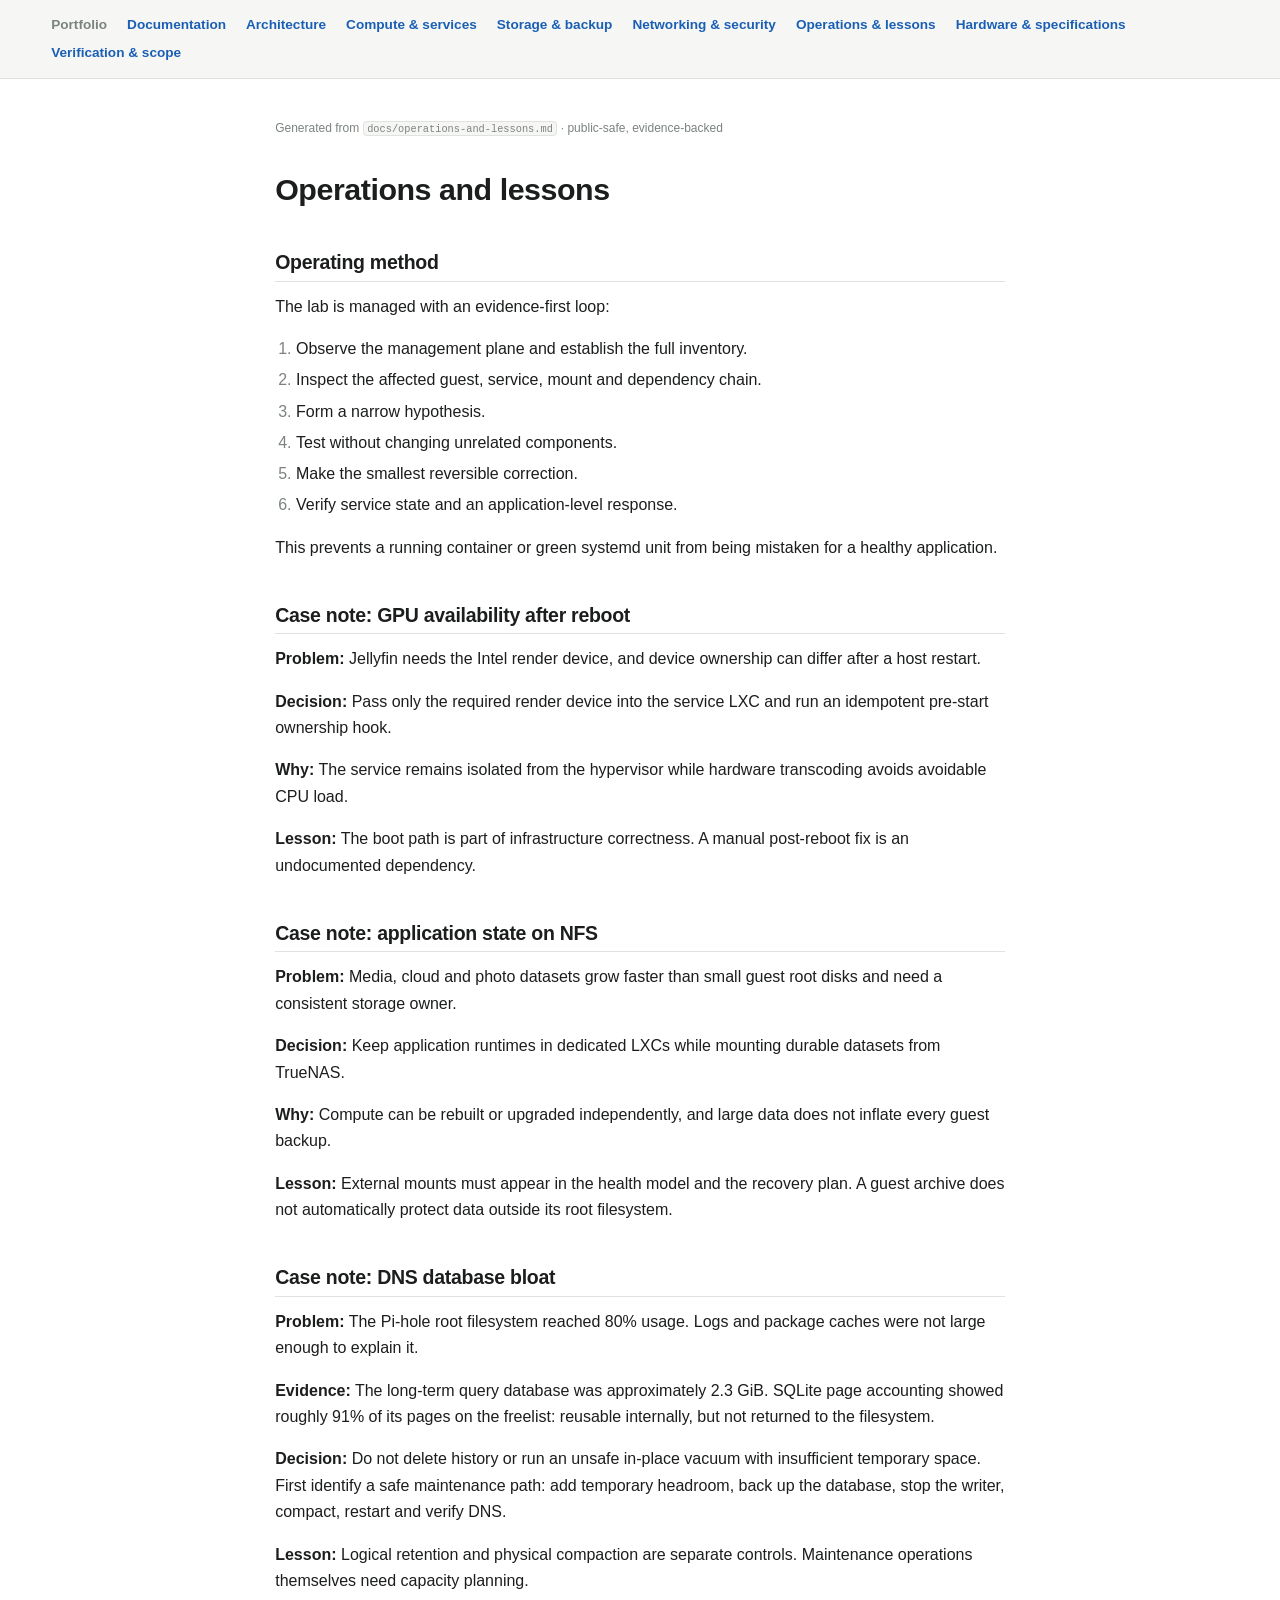
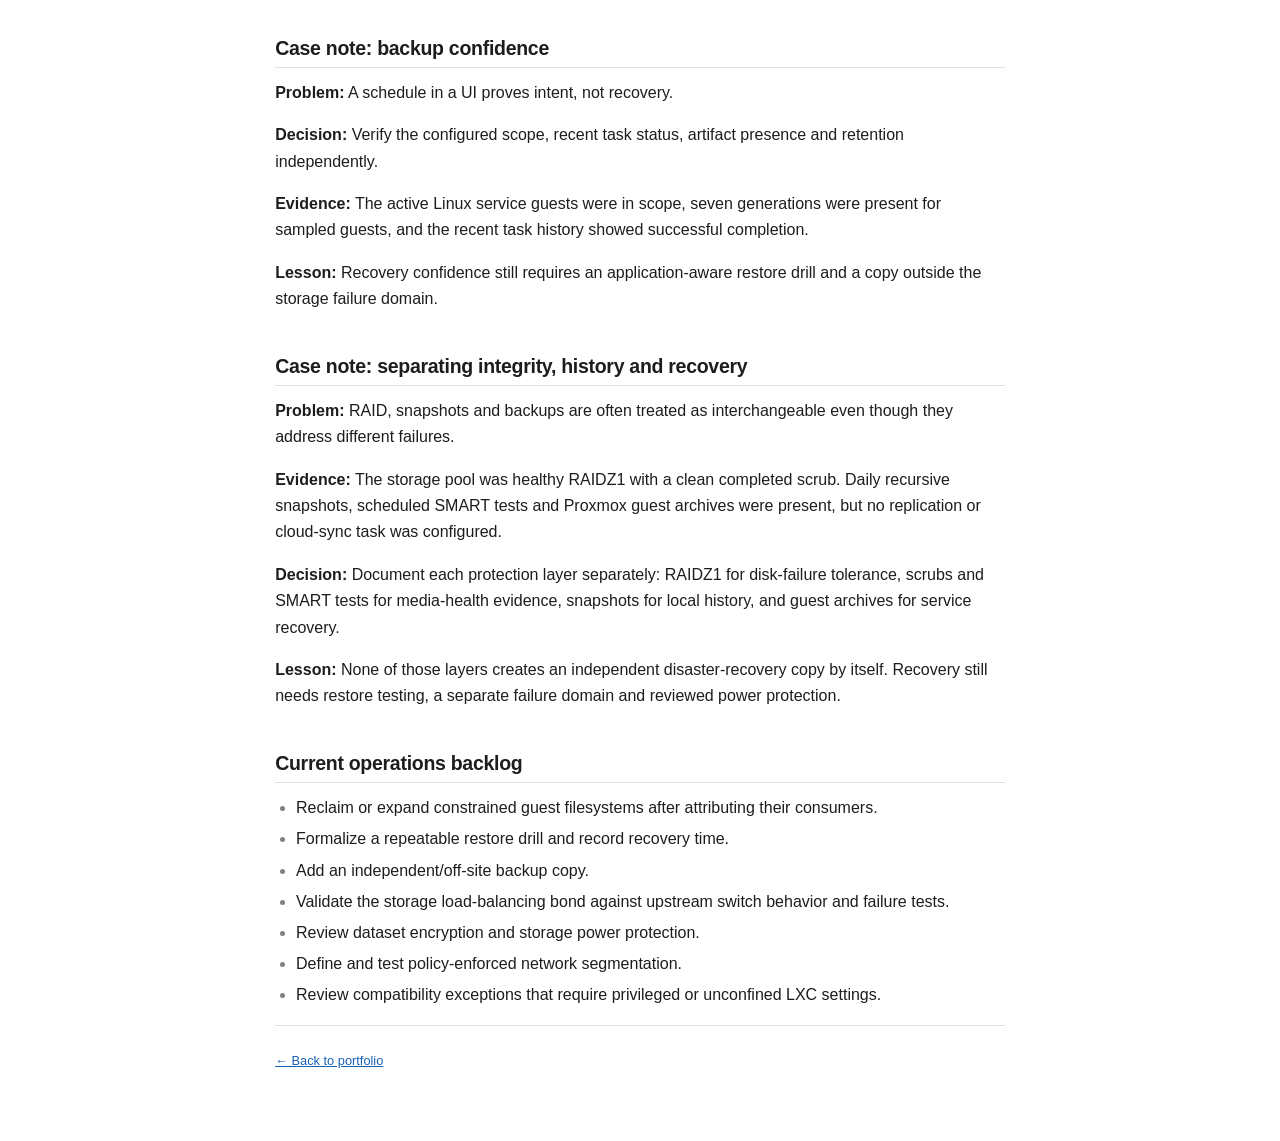
<file: docs/operations-and-lessons.html>
<!doctype html>
<html lang="en">
<head>
  <meta charset="utf-8">
  <meta name="viewport" content="width=device-width, initial-scale=1">
  <meta name="description" content="Operations and lessons — HC x Hub technical documentation.">
  <meta name="color-scheme" content="light dark">
  <title>Operations and lessons — HC x Hub</title>
  <link rel="stylesheet" href="../assets/styles.css">
</head>
<body>
  <a class="skip-link" href="#content">Skip to content</a>
  <nav class="docs-topbar" aria-label="Breadcrumb and documentation navigation">
    <a class="crumb" href="../index.html">Portfolio</a>
    <a href="./">Documentation</a>
    <a href="architecture.html">Architecture</a>
    <a href="compute-and-services.html">Compute &amp; services</a>
    <a href="storage-and-backup.html">Storage &amp; backup</a>
    <a href="networking-and-security.html">Networking &amp; security</a>
    <a href="operations-and-lessons.html">Operations &amp; lessons</a>
    <a href="hardware.html">Hardware &amp; specifications</a>
    <a href="verification-and-scope.html">Verification &amp; scope</a>
    <details class="docs-mobile-nav">
      <summary>Browse pages</summary>
      <nav aria-label="Mobile documentation pages">
        <a href="./">Documentation</a>
        <a href="architecture.html">Architecture</a>
        <a href="compute-and-services.html">Compute &amp; services</a>
        <a href="storage-and-backup.html">Storage &amp; backup</a>
        <a href="networking-and-security.html">Networking &amp; security</a>
        <a href="operations-and-lessons.html">Operations &amp; lessons</a>
        <a href="hardware.html">Hardware &amp; specifications</a>
        <a href="verification-and-scope.html">Verification &amp; scope</a>
      </nav>
    </details>
  </nav>
  <main class="docs-main" id="content">
    <p class="gen-note">Generated from <code>docs/operations-and-lessons.md</code> · public-safe, evidence-backed</p>
<h1>Operations and lessons</h1>
<h2 id="operating-method">Operating method</h2>
<p>The lab is managed with an evidence-first loop:</p>
<ol>
<li>Observe the management plane and establish the full inventory.</li>
<li>Inspect the affected guest, service, mount and dependency chain.</li>
<li>Form a narrow hypothesis.</li>
<li>Test without changing unrelated components.</li>
<li>Make the smallest reversible correction.</li>
<li>Verify service state and an application-level response.</li>
</ol>
<p>This prevents a running container or green systemd unit from being mistaken for a healthy application.</p>
<h2 id="case-note-gpu-availability-after-reboot">Case note: GPU availability after reboot</h2>
<p><strong>Problem:</strong> Jellyfin needs the Intel render device, and device ownership can differ after a host restart.</p>
<p><strong>Decision:</strong> Pass only the required render device into the service LXC and run an idempotent pre-start ownership hook.</p>
<p><strong>Why:</strong> The service remains isolated from the hypervisor while hardware transcoding avoids avoidable CPU load.</p>
<p><strong>Lesson:</strong> The boot path is part of infrastructure correctness. A manual post-reboot fix is an undocumented dependency.</p>
<h2 id="case-note-application-state-on-nfs">Case note: application state on NFS</h2>
<p><strong>Problem:</strong> Media, cloud and photo datasets grow faster than small guest root disks and need a consistent storage owner.</p>
<p><strong>Decision:</strong> Keep application runtimes in dedicated LXCs while mounting durable datasets from TrueNAS.</p>
<p><strong>Why:</strong> Compute can be rebuilt or upgraded independently, and large data does not inflate every guest backup.</p>
<p><strong>Lesson:</strong> External mounts must appear in the health model and the recovery plan. A guest archive does not automatically protect data outside its root filesystem.</p>
<h2 id="case-note-dns-database-bloat">Case note: DNS database bloat</h2>
<p><strong>Problem:</strong> The Pi-hole root filesystem reached 80% usage. Logs and package caches were not large enough to explain it.</p>
<p><strong>Evidence:</strong> The long-term query database was approximately 2.3 GiB. SQLite page accounting showed roughly 91% of its pages on the freelist: reusable internally, but not returned to the filesystem.</p>
<p><strong>Decision:</strong> Do not delete history or run an unsafe in-place vacuum with insufficient temporary space. First identify a safe maintenance path: add temporary headroom, back up the database, stop the writer, compact, restart and verify DNS.</p>
<p><strong>Lesson:</strong> Logical retention and physical compaction are separate controls. Maintenance operations themselves need capacity planning.</p>
<h2 id="case-note-backup-confidence">Case note: backup confidence</h2>
<p><strong>Problem:</strong> A schedule in a UI proves intent, not recovery.</p>
<p><strong>Decision:</strong> Verify the configured scope, recent task status, artifact presence and retention independently.</p>
<p><strong>Evidence:</strong> The active Linux service guests were in scope, seven generations were present for sampled guests, and the recent task history showed successful completion.</p>
<p><strong>Lesson:</strong> Recovery confidence still requires an application-aware restore drill and a copy outside the storage failure domain.</p>
<h2 id="case-note-separating-integrity-history-and-recovery">Case note: separating integrity, history and recovery</h2>
<p><strong>Problem:</strong> RAID, snapshots and backups are often treated as interchangeable even though they address different failures.</p>
<p><strong>Evidence:</strong> The storage pool was healthy RAIDZ1 with a clean completed scrub. Daily recursive snapshots, scheduled SMART tests and Proxmox guest archives were present, but no replication or cloud-sync task was configured.</p>
<p><strong>Decision:</strong> Document each protection layer separately: RAIDZ1 for disk-failure tolerance, scrubs and SMART tests for media-health evidence, snapshots for local history, and guest archives for service recovery.</p>
<p><strong>Lesson:</strong> None of those layers creates an independent disaster-recovery copy by itself. Recovery still needs restore testing, a separate failure domain and reviewed power protection.</p>
<h2 id="current-operations-backlog">Current operations backlog</h2>
<ul>
<li>Reclaim or expand constrained guest filesystems after attributing their consumers.</li>
<li>Formalize a repeatable restore drill and record recovery time.</li>
<li>Add an independent/off-site backup copy.</li>
<li>Validate the storage load-balancing bond against upstream switch behavior and failure tests.</li>
<li>Review dataset encryption and storage power protection.</li>
<li>Define and test policy-enforced network segmentation.</li>
<li>Review compatibility exceptions that require privileged or unconfined LXC settings.</li>
</ul>
    <footer class="site-footer">
      <p><a href="../index.html">← Back to portfolio</a></p>
    </footer>
  </main>
</body>
</html>
</file>
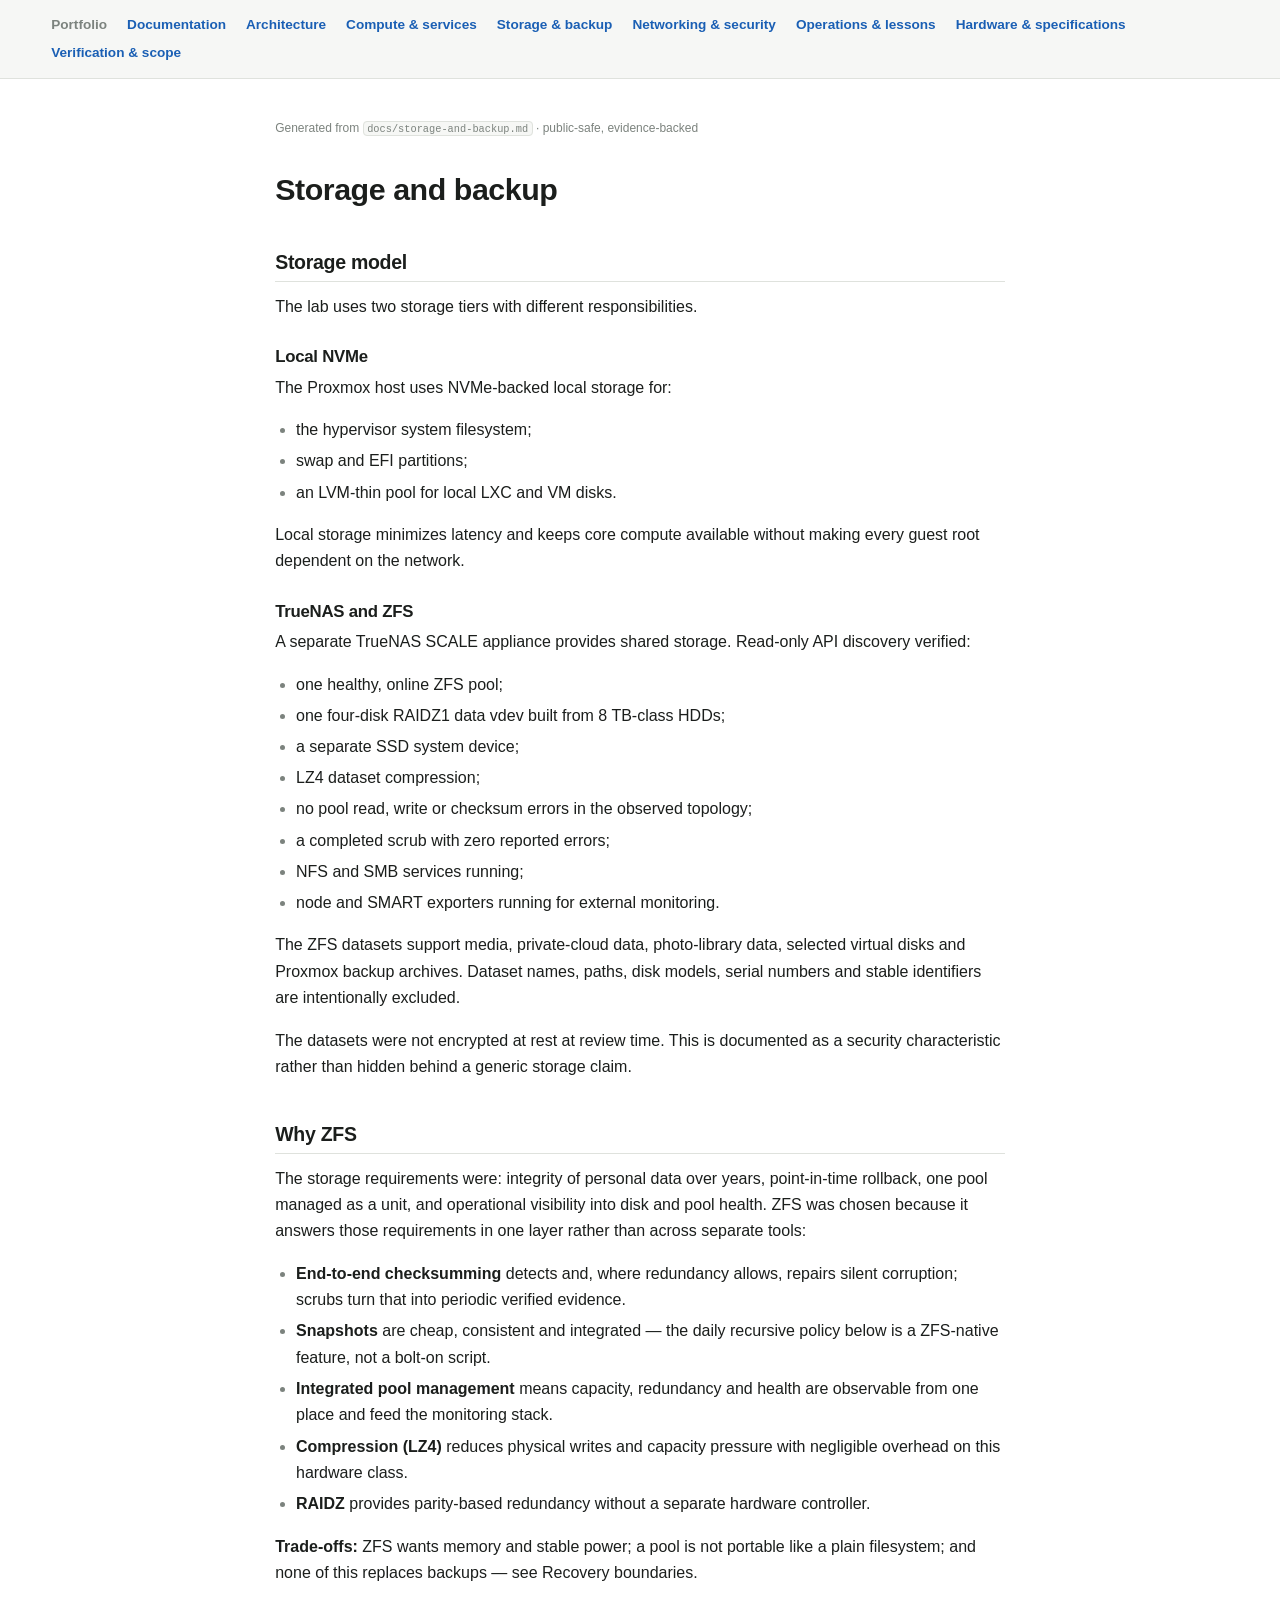
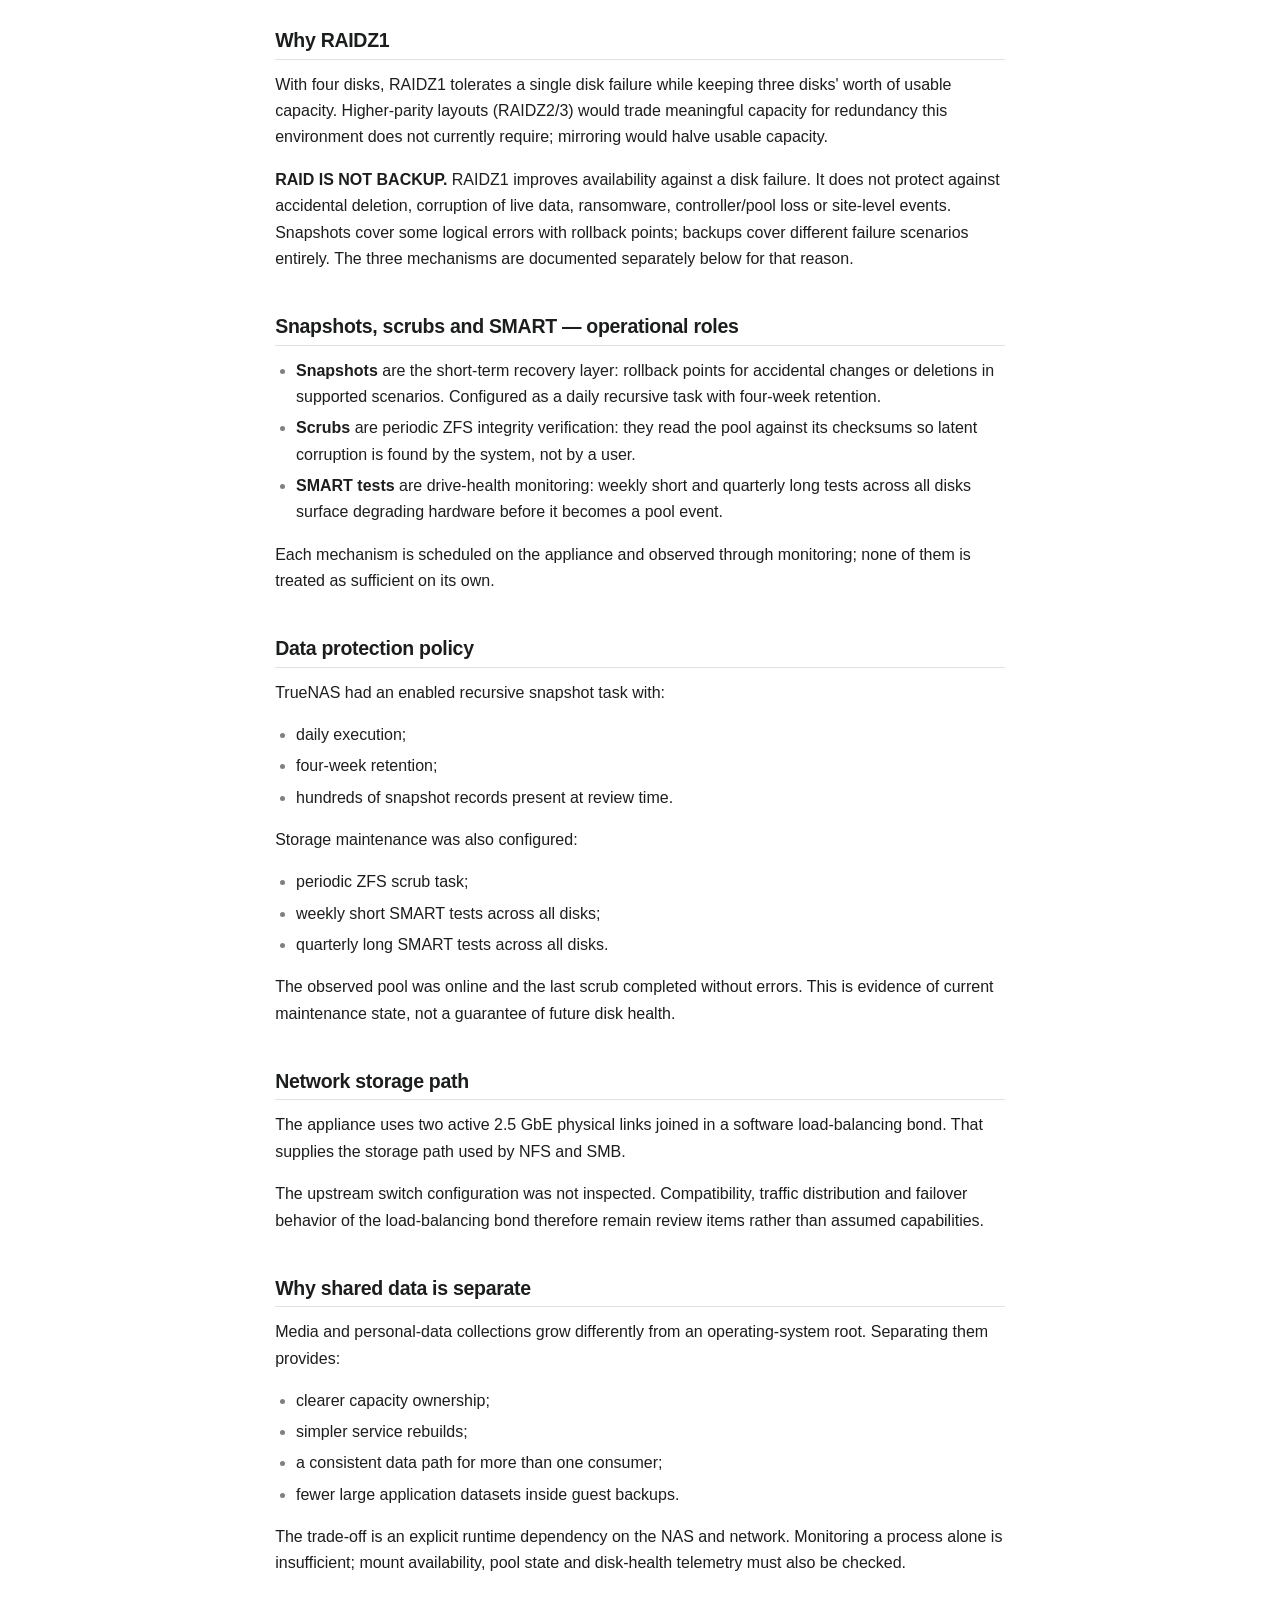
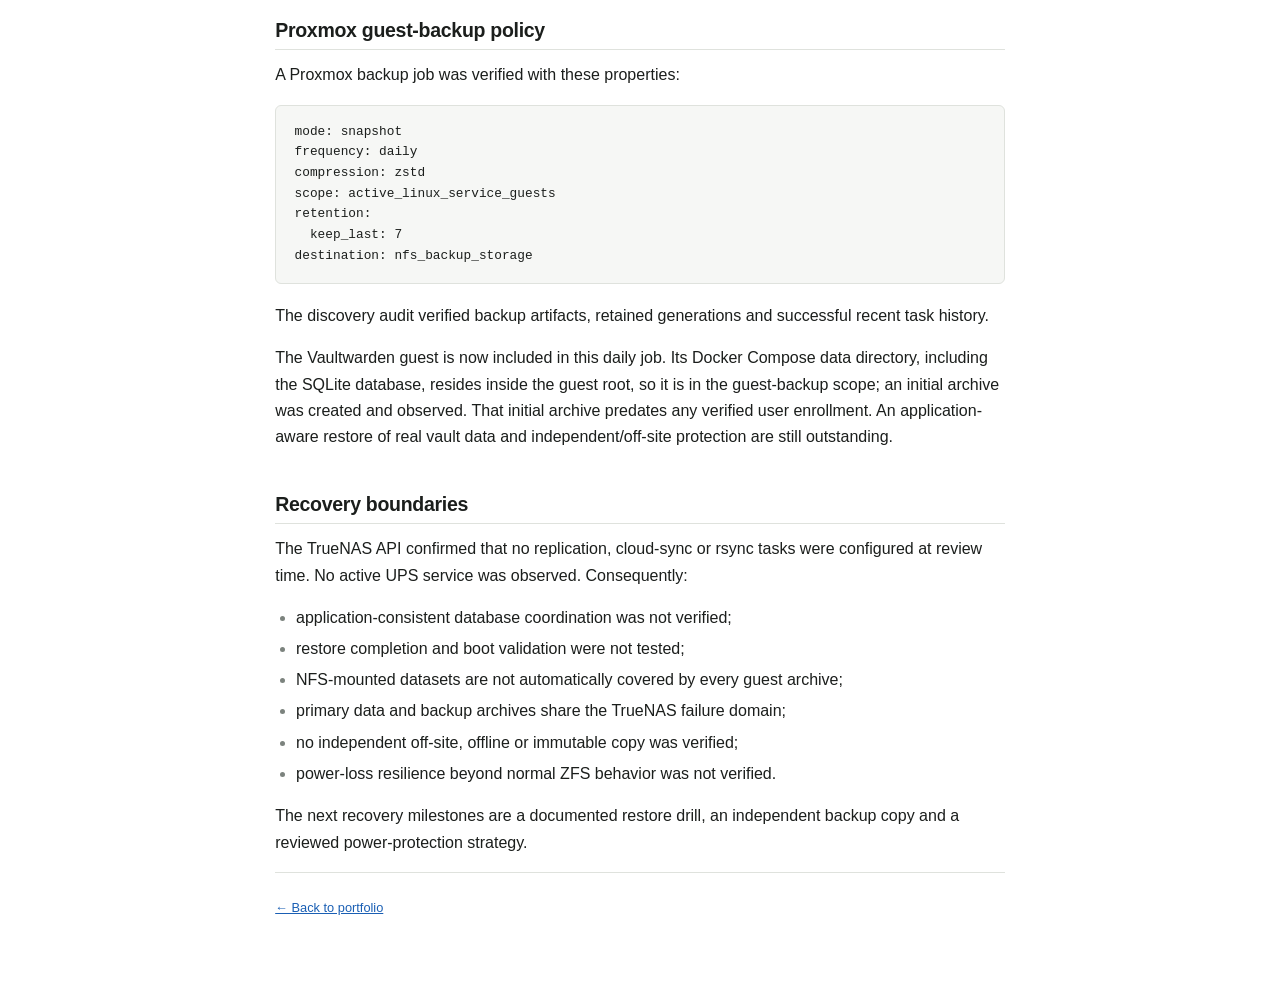
<file: docs/storage-and-backup.html>
<!doctype html>
<html lang="en">
<head>
  <meta charset="utf-8">
  <meta name="viewport" content="width=device-width, initial-scale=1">
  <meta name="description" content="Storage and backup — HC x Hub technical documentation.">
  <meta name="color-scheme" content="light dark">
  <title>Storage and backup — HC x Hub</title>
  <link rel="stylesheet" href="../assets/styles.css">
</head>
<body>
  <a class="skip-link" href="#content">Skip to content</a>
  <nav class="docs-topbar" aria-label="Breadcrumb and documentation navigation">
    <a class="crumb" href="../index.html">Portfolio</a>
    <a href="./">Documentation</a>
    <a href="architecture.html">Architecture</a>
    <a href="compute-and-services.html">Compute &amp; services</a>
    <a href="storage-and-backup.html">Storage &amp; backup</a>
    <a href="networking-and-security.html">Networking &amp; security</a>
    <a href="operations-and-lessons.html">Operations &amp; lessons</a>
    <a href="hardware.html">Hardware &amp; specifications</a>
    <a href="verification-and-scope.html">Verification &amp; scope</a>
    <details class="docs-mobile-nav">
      <summary>Browse pages</summary>
      <nav aria-label="Mobile documentation pages">
        <a href="./">Documentation</a>
        <a href="architecture.html">Architecture</a>
        <a href="compute-and-services.html">Compute &amp; services</a>
        <a href="storage-and-backup.html">Storage &amp; backup</a>
        <a href="networking-and-security.html">Networking &amp; security</a>
        <a href="operations-and-lessons.html">Operations &amp; lessons</a>
        <a href="hardware.html">Hardware &amp; specifications</a>
        <a href="verification-and-scope.html">Verification &amp; scope</a>
      </nav>
    </details>
  </nav>
  <main class="docs-main" id="content">
    <p class="gen-note">Generated from <code>docs/storage-and-backup.md</code> · public-safe, evidence-backed</p>
<h1>Storage and backup</h1>
<h2 id="storage-model">Storage model</h2>
<p>The lab uses two storage tiers with different responsibilities.</p>
<h3 id="local-nvme">Local NVMe</h3>
<p>The Proxmox host uses NVMe-backed local storage for:</p>
<ul>
<li>the hypervisor system filesystem;</li>
<li>swap and EFI partitions;</li>
<li>an LVM-thin pool for local LXC and VM disks.</li>
</ul>
<p>Local storage minimizes latency and keeps core compute available without making every guest root dependent on the network.</p>
<h3 id="truenas-and-zfs">TrueNAS and ZFS</h3>
<p>A separate TrueNAS SCALE appliance provides shared storage. Read-only API discovery verified:</p>
<ul>
<li>one healthy, online ZFS pool;</li>
<li>one four-disk RAIDZ1 data vdev built from 8 TB-class HDDs;</li>
<li>a separate SSD system device;</li>
<li>LZ4 dataset compression;</li>
<li>no pool read, write or checksum errors in the observed topology;</li>
<li>a completed scrub with zero reported errors;</li>
<li>NFS and SMB services running;</li>
<li>node and SMART exporters running for external monitoring.</li>
</ul>
<p>The ZFS datasets support media, private-cloud data, photo-library data, selected virtual disks and Proxmox backup archives. Dataset names, paths, disk models, serial numbers and stable identifiers are intentionally excluded.</p>
<p>The datasets were not encrypted at rest at review time. This is documented as a security characteristic rather than hidden behind a generic storage claim.</p>
<h2 id="why-zfs">Why ZFS</h2>
<p>The storage requirements were: integrity of personal data over years, point-in-time rollback, one pool managed as a unit, and operational visibility into disk and pool health. ZFS was chosen because it answers those requirements in one layer rather than across separate tools:</p>
<ul>
<li><strong>End-to-end checksumming</strong> detects and, where redundancy allows, repairs silent corruption; scrubs turn that into periodic verified evidence.</li>
<li><strong>Snapshots</strong> are cheap, consistent and integrated — the daily recursive policy below is a ZFS-native feature, not a bolt-on script.</li>
<li><strong>Integrated pool management</strong> means capacity, redundancy and health are observable from one place and feed the monitoring stack.</li>
<li><strong>Compression (LZ4)</strong> reduces physical writes and capacity pressure with negligible overhead on this hardware class.</li>
<li><strong>RAIDZ</strong> provides parity-based redundancy without a separate hardware controller.</li>
</ul>
<p><strong>Trade-offs:</strong> ZFS wants memory and stable power; a pool is not portable like a plain filesystem; and none of this replaces backups — see Recovery boundaries.</p>
<h2 id="why-raidz1">Why RAIDZ1</h2>
<p>With four disks, RAIDZ1 tolerates a single disk failure while keeping three disks' worth of usable capacity. Higher-parity layouts (RAIDZ2/3) would trade meaningful capacity for redundancy this environment does not currently require; mirroring would halve usable capacity.</p>
<p><strong>RAID IS NOT BACKUP.</strong> RAIDZ1 improves availability against a disk failure. It does not protect against accidental deletion, corruption of live data, ransomware, controller/pool loss or site-level events. Snapshots cover some logical errors with rollback points; backups cover different failure scenarios entirely. The three mechanisms are documented separately below for that reason.</p>
<h2 id="snapshots-scrubs-and-smart-operational-roles">Snapshots, scrubs and SMART — operational roles</h2>
<ul>
<li><strong>Snapshots</strong> are the short-term recovery layer: rollback points for accidental changes or deletions in supported scenarios. Configured as a daily recursive task with four-week retention.</li>
<li><strong>Scrubs</strong> are periodic ZFS integrity verification: they read the pool against its checksums so latent corruption is found by the system, not by a user.</li>
<li><strong>SMART tests</strong> are drive-health monitoring: weekly short and quarterly long tests across all disks surface degrading hardware before it becomes a pool event.</li>
</ul>
<p>Each mechanism is scheduled on the appliance and observed through monitoring; none of them is treated as sufficient on its own.</p>
<h2 id="data-protection-policy">Data protection policy</h2>
<p>TrueNAS had an enabled recursive snapshot task with:</p>
<ul>
<li>daily execution;</li>
<li>four-week retention;</li>
<li>hundreds of snapshot records present at review time.</li>
</ul>
<p>Storage maintenance was also configured:</p>
<ul>
<li>periodic ZFS scrub task;</li>
<li>weekly short SMART tests across all disks;</li>
<li>quarterly long SMART tests across all disks.</li>
</ul>
<p>The observed pool was online and the last scrub completed without errors. This is evidence of current maintenance state, not a guarantee of future disk health.</p>
<h2 id="network-storage-path">Network storage path</h2>
<p>The appliance uses two active 2.5 GbE physical links joined in a software load-balancing bond. That supplies the storage path used by NFS and SMB.</p>
<p>The upstream switch configuration was not inspected. Compatibility, traffic distribution and failover behavior of the load-balancing bond therefore remain review items rather than assumed capabilities.</p>
<h2 id="why-shared-data-is-separate">Why shared data is separate</h2>
<p>Media and personal-data collections grow differently from an operating-system root. Separating them provides:</p>
<ul>
<li>clearer capacity ownership;</li>
<li>simpler service rebuilds;</li>
<li>a consistent data path for more than one consumer;</li>
<li>fewer large application datasets inside guest backups.</li>
</ul>
<p>The trade-off is an explicit runtime dependency on the NAS and network. Monitoring a process alone is insufficient; mount availability, pool state and disk-health telemetry must also be checked.</p>
<h2 id="proxmox-guest-backup-policy">Proxmox guest-backup policy</h2>
<p>A Proxmox backup job was verified with these properties:</p>
<pre><code class="language-yaml">mode: snapshot
frequency: daily
compression: zstd
scope: active_linux_service_guests
retention:
  keep_last: 7
destination: nfs_backup_storage
</code></pre>
<p>The discovery audit verified backup artifacts, retained generations and successful recent task history.</p>
<p>The Vaultwarden guest is now included in this daily job. Its Docker Compose data directory, including the SQLite database, resides inside the guest root, so it is in the guest-backup scope; an initial archive was created and observed. That initial archive predates any verified user enrollment. An application-aware restore of real vault data and independent/off-site protection are still outstanding.</p>
<h2 id="recovery-boundaries">Recovery boundaries</h2>
<p>The TrueNAS API confirmed that no replication, cloud-sync or rsync tasks were configured at review time. No active UPS service was observed. Consequently:</p>
<ul>
<li>application-consistent database coordination was not verified;</li>
<li>restore completion and boot validation were not tested;</li>
<li>NFS-mounted datasets are not automatically covered by every guest archive;</li>
<li>primary data and backup archives share the TrueNAS failure domain;</li>
<li>no independent off-site, offline or immutable copy was verified;</li>
<li>power-loss resilience beyond normal ZFS behavior was not verified.</li>
</ul>
<p>The next recovery milestones are a documented restore drill, an independent backup copy and a reviewed power-protection strategy.</p>
    <footer class="site-footer">
      <p><a href="../index.html">← Back to portfolio</a></p>
    </footer>
  </main>
</body>
</html>
</file>
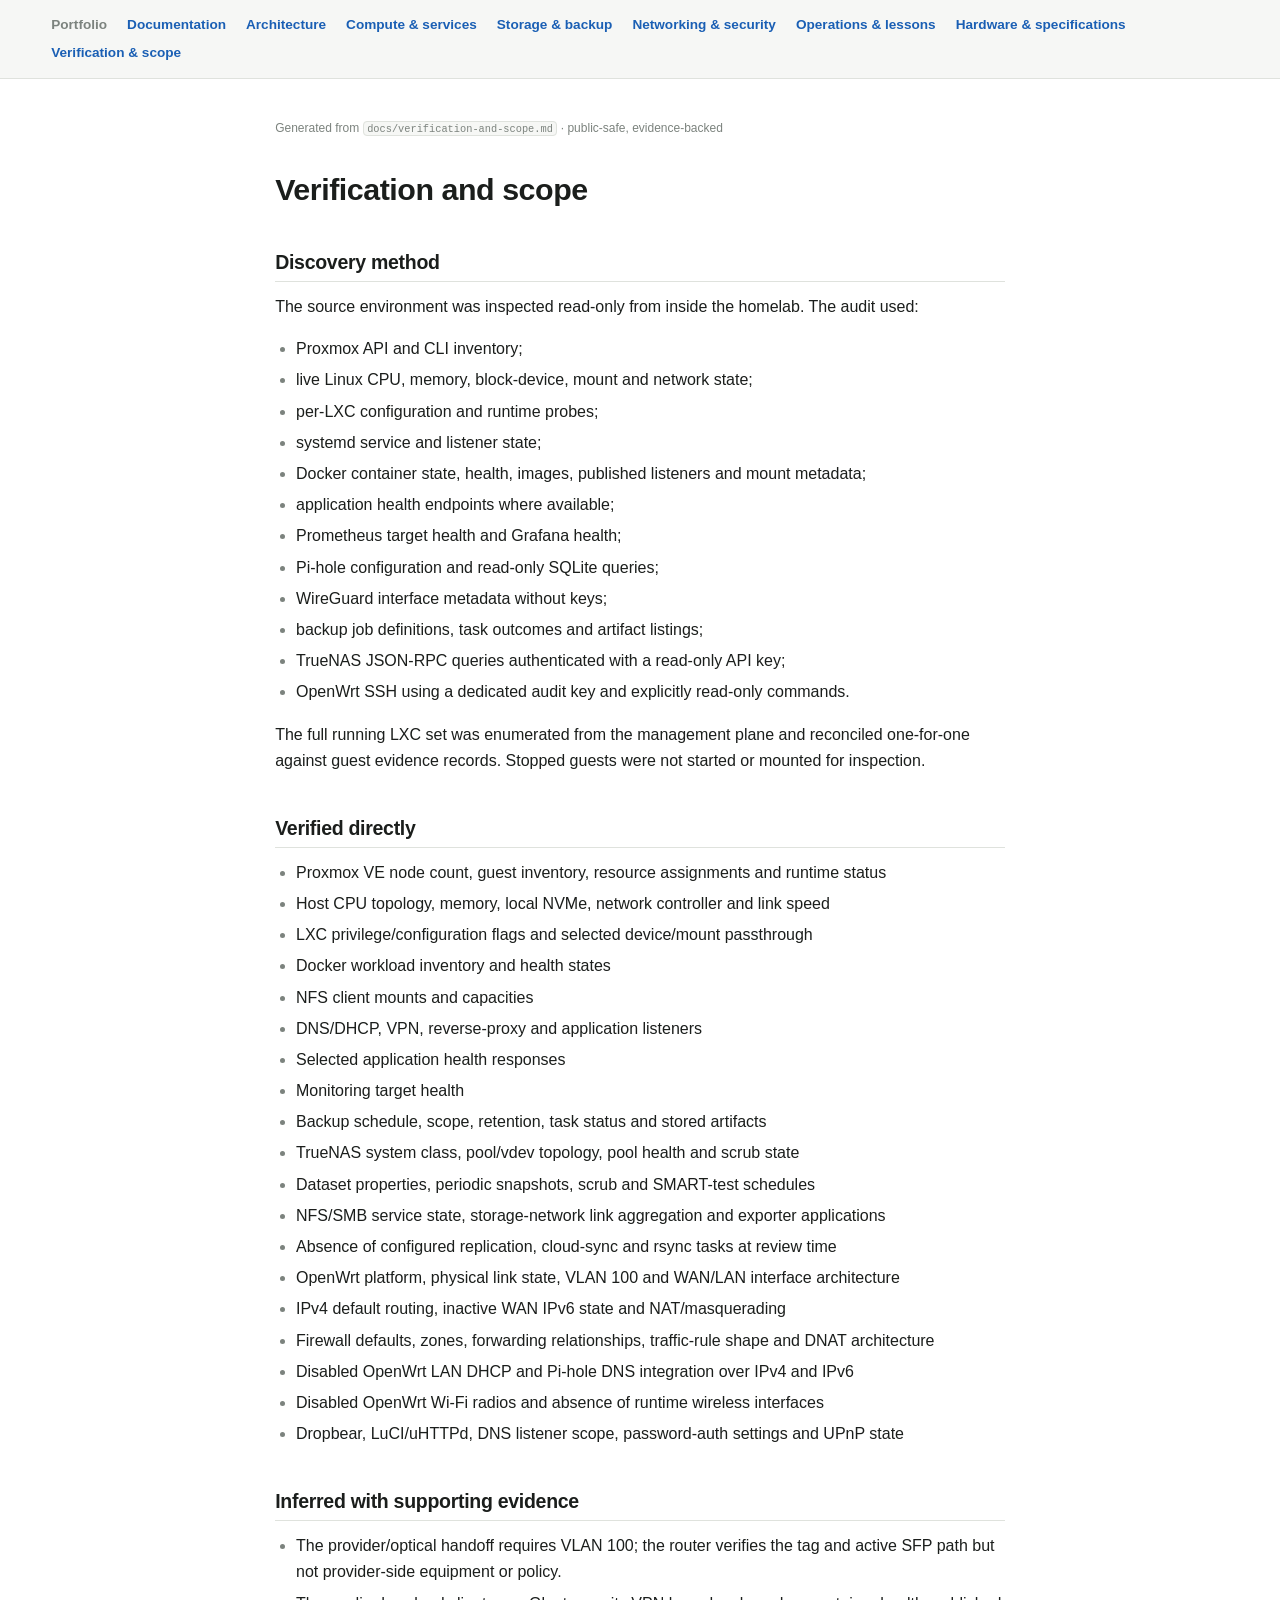
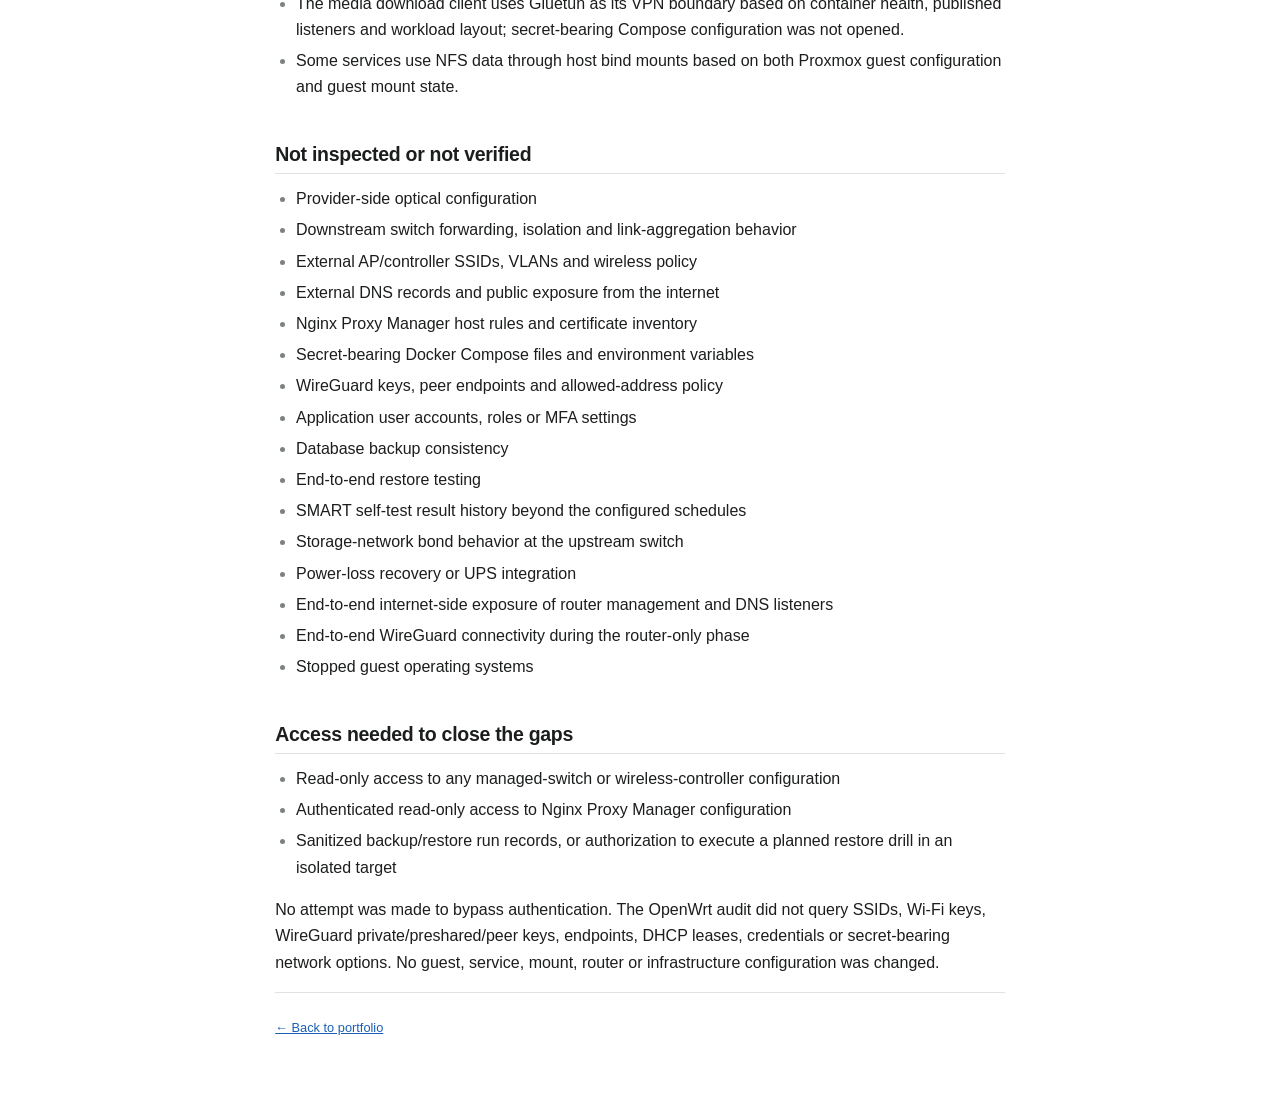
<file: docs/verification-and-scope.html>
<!doctype html>
<html lang="en">
<head>
  <meta charset="utf-8">
  <meta name="viewport" content="width=device-width, initial-scale=1">
  <meta name="description" content="Verification and scope — HC x Hub technical documentation.">
  <meta name="color-scheme" content="light dark">
  <title>Verification and scope — HC x Hub</title>
  <link rel="stylesheet" href="../assets/styles.css">
</head>
<body>
  <a class="skip-link" href="#content">Skip to content</a>
  <nav class="docs-topbar" aria-label="Breadcrumb and documentation navigation">
    <a class="crumb" href="../index.html">Portfolio</a>
    <a href="./">Documentation</a>
    <a href="architecture.html">Architecture</a>
    <a href="compute-and-services.html">Compute &amp; services</a>
    <a href="storage-and-backup.html">Storage &amp; backup</a>
    <a href="networking-and-security.html">Networking &amp; security</a>
    <a href="operations-and-lessons.html">Operations &amp; lessons</a>
    <a href="hardware.html">Hardware &amp; specifications</a>
    <a href="verification-and-scope.html">Verification &amp; scope</a>
    <details class="docs-mobile-nav">
      <summary>Browse pages</summary>
      <nav aria-label="Mobile documentation pages">
        <a href="./">Documentation</a>
        <a href="architecture.html">Architecture</a>
        <a href="compute-and-services.html">Compute &amp; services</a>
        <a href="storage-and-backup.html">Storage &amp; backup</a>
        <a href="networking-and-security.html">Networking &amp; security</a>
        <a href="operations-and-lessons.html">Operations &amp; lessons</a>
        <a href="hardware.html">Hardware &amp; specifications</a>
        <a href="verification-and-scope.html">Verification &amp; scope</a>
      </nav>
    </details>
  </nav>
  <main class="docs-main" id="content">
    <p class="gen-note">Generated from <code>docs/verification-and-scope.md</code> · public-safe, evidence-backed</p>
<h1>Verification and scope</h1>
<h2 id="discovery-method">Discovery method</h2>
<p>The source environment was inspected read-only from inside the homelab. The audit used:</p>
<ul>
<li>Proxmox API and CLI inventory;</li>
<li>live Linux CPU, memory, block-device, mount and network state;</li>
<li>per-LXC configuration and runtime probes;</li>
<li>systemd service and listener state;</li>
<li>Docker container state, health, images, published listeners and mount metadata;</li>
<li>application health endpoints where available;</li>
<li>Prometheus target health and Grafana health;</li>
<li>Pi-hole configuration and read-only SQLite queries;</li>
<li>WireGuard interface metadata without keys;</li>
<li>backup job definitions, task outcomes and artifact listings;</li>
<li>TrueNAS JSON-RPC queries authenticated with a read-only API key;</li>
<li>OpenWrt SSH using a dedicated audit key and explicitly read-only commands.</li>
</ul>
<p>The full running LXC set was enumerated from the management plane and reconciled one-for-one against guest evidence records. Stopped guests were not started or mounted for inspection.</p>
<h2 id="verified-directly">Verified directly</h2>
<ul>
<li>Proxmox VE node count, guest inventory, resource assignments and runtime status</li>
<li>Host CPU topology, memory, local NVMe, network controller and link speed</li>
<li>LXC privilege/configuration flags and selected device/mount passthrough</li>
<li>Docker workload inventory and health states</li>
<li>NFS client mounts and capacities</li>
<li>DNS/DHCP, VPN, reverse-proxy and application listeners</li>
<li>Selected application health responses</li>
<li>Monitoring target health</li>
<li>Backup schedule, scope, retention, task status and stored artifacts</li>
<li>TrueNAS system class, pool/vdev topology, pool health and scrub state</li>
<li>Dataset properties, periodic snapshots, scrub and SMART-test schedules</li>
<li>NFS/SMB service state, storage-network link aggregation and exporter applications</li>
<li>Absence of configured replication, cloud-sync and rsync tasks at review time</li>
<li>OpenWrt platform, physical link state, VLAN 100 and WAN/LAN interface architecture</li>
<li>IPv4 default routing, inactive WAN IPv6 state and NAT/masquerading</li>
<li>Firewall defaults, zones, forwarding relationships, traffic-rule shape and DNAT architecture</li>
<li>Disabled OpenWrt LAN DHCP and Pi-hole DNS integration over IPv4 and IPv6</li>
<li>Disabled OpenWrt Wi-Fi radios and absence of runtime wireless interfaces</li>
<li>Dropbear, LuCI/uHTTPd, DNS listener scope, password-auth settings and UPnP state</li>
</ul>
<h2 id="inferred-with-supporting-evidence">Inferred with supporting evidence</h2>
<ul>
<li>The provider/optical handoff requires VLAN 100; the router verifies the tag and active SFP path but not provider-side equipment or policy.</li>
<li>The media download client uses Gluetun as its VPN boundary based on container health, published listeners and workload layout; secret-bearing Compose configuration was not opened.</li>
<li>Some services use NFS data through host bind mounts based on both Proxmox guest configuration and guest mount state.</li>
</ul>
<h2 id="not-inspected-or-not-verified">Not inspected or not verified</h2>
<ul>
<li>Provider-side optical configuration</li>
<li>Downstream switch forwarding, isolation and link-aggregation behavior</li>
<li>External AP/controller SSIDs, VLANs and wireless policy</li>
<li>External DNS records and public exposure from the internet</li>
<li>Nginx Proxy Manager host rules and certificate inventory</li>
<li>Secret-bearing Docker Compose files and environment variables</li>
<li>WireGuard keys, peer endpoints and allowed-address policy</li>
<li>Application user accounts, roles or MFA settings</li>
<li>Database backup consistency</li>
<li>End-to-end restore testing</li>
<li>SMART self-test result history beyond the configured schedules</li>
<li>Storage-network bond behavior at the upstream switch</li>
<li>Power-loss recovery or UPS integration</li>
<li>End-to-end internet-side exposure of router management and DNS listeners</li>
<li>End-to-end WireGuard connectivity during the router-only phase</li>
<li>Stopped guest operating systems</li>
</ul>
<h2 id="access-needed-to-close-the-gaps">Access needed to close the gaps</h2>
<ul>
<li>Read-only access to any managed-switch or wireless-controller configuration</li>
<li>Authenticated read-only access to Nginx Proxy Manager configuration</li>
<li>Sanitized backup/restore run records, or authorization to execute a planned restore drill in an isolated target</li>
</ul>
<p>No attempt was made to bypass authentication. The OpenWrt audit did not query SSIDs, Wi-Fi keys, WireGuard private/preshared/peer keys, endpoints, DHCP leases, credentials or secret-bearing network options. No guest, service, mount, router or infrastructure configuration was changed.</p>
    <footer class="site-footer">
      <p><a href="../index.html">← Back to portfolio</a></p>
    </footer>
  </main>
</body>
</html>
</file>
<file: homelab.css>
:root {
  --ink: #121410;
  --panel: #1b1f18;
  --raised: #242922;
  --line: #3a4034;
  --paper: #f2eee6;
  --mute: #b7b2a4;
  --copper: #e0a15a;
  --sans: "Instrument Sans", ui-sans-serif, system-ui, sans-serif;
  --serif: "Instrument Serif", ui-serif, Georgia, serif;
  --display: clamp(3.15rem, 7.6vw, 6.5rem);
  --title: clamp(2.05rem, 4vw, 3.35rem);
  --plate: clamp(2.75rem, 5vw, 4.25rem);
}

* { box-sizing: border-box; }

html {
  background: var(--ink);
  color: var(--paper);
  scroll-behavior: smooth;
  -webkit-font-smoothing: antialiased;
}

body {
  margin: 0;
  min-height: 100%;
  background: var(--ink);
  color: var(--paper);
  font-family: var(--sans);
  font-size: 1.0625rem;
  line-height: 1.55;
}

h1, h2, h3 { text-wrap: balance; }
p { text-wrap: pretty; }

button {
  font: inherit;
  color: inherit;
  background: none;
  cursor: pointer;
}

a { color: inherit; }

:focus-visible {
  outline: 2px solid var(--copper);
  outline-offset: 3px;
}

::selection {
  background: var(--copper);
  color: var(--ink);
}

[hidden] { display: none !important; }

.nums { font-variant-numeric: tabular-nums; }

.press {
  transition: scale 150ms ease-out, background-color 180ms ease-out, color 180ms ease-out, border-color 180ms ease-out;
}

.press:active { scale: 0.96; }

.serif { font-family: var(--serif); }
.mark {
  font-size: 0.75rem;
  letter-spacing: 0.18em;
  text-transform: uppercase;
  color: var(--copper);
}
.mute { color: var(--mute); }
.lede { margin: 0.75rem 0 0; font-size: 1.125rem; color: var(--mute); }

.shell { min-height: 100vh; }

.mobile-bar {
  position: sticky;
  top: 0;
  z-index: 20;
  border-bottom: 1px solid var(--line);
  background: var(--ink);
}

.mobile-bar-row {
  display: flex;
  align-items: center;
  justify-content: space-between;
  padding: 0.75rem 1.25rem;
}

.wordmark {
  font-family: var(--serif);
  font-size: 1.5rem;
  letter-spacing: -0.02em;
  text-decoration: none;
}

.wordmark span { color: var(--copper); }

.index-btn {
  min-height: 2.75rem;
  border: 1px solid var(--line);
  padding: 0 1rem;
  letter-spacing: 0.02em;
}

.mobile-nav {
  border-top: 1px solid var(--line);
  padding: 0.5rem 0.75rem;
}

.mobile-nav a,
.rail a {
  display: flex;
  align-items: baseline;
  gap: 1rem;
  min-height: 2.75rem;
  padding: 0.5rem;
  text-decoration: none;
  color: var(--mute);
}

.mobile-nav a[aria-current="true"],
.rail a[aria-current="true"] { color: var(--paper); }

.mobile-nav .nums { width: 2rem; font-size: 0.875rem; color: var(--copper); }

.rail { display: none; }

main { min-width: 0; }

section {
  padding: 4rem 1.25rem;
  scroll-margin-top: 4.75rem;
}

section + section,
#hardware,
#network,
#services,
#storage,
#operations { border-top: 1px solid var(--line); }

#overview { padding-top: 3rem; }

.wrap { max-width: 64rem; margin: 0 auto; }

.display {
  margin: 1.25rem 0 0;
  font-family: var(--serif);
  font-size: var(--display);
  font-weight: 400;
  line-height: 0.9;
  letter-spacing: -0.035em;
}

.italic-line {
  margin: 1.5rem 0 0;
  max-width: 36rem;
  font-family: var(--serif);
  font-size: 1.5rem;
  font-style: italic;
  color: var(--mute);
}

.intro {
  margin: 2rem 0 0;
  max-width: 42rem;
  font-size: 1.125rem;
  line-height: 1.65;
}

.split { display: grid; gap: 2.5rem; margin-top: 3rem; }

.rule-list { margin: 1rem 0 0; padding: 0; list-style: none; }
.rule-list li { border-top: 1px solid var(--line); padding: 0.75rem 0; }

.metrics {
  display: grid;
  grid-template-columns: 1fr 1fr;
  margin-top: 3.5rem;
  border-top: 1px solid var(--line);
  border-left: 1px solid var(--line);
}

.metrics div {
  border-right: 1px solid var(--line);
  border-bottom: 1px solid var(--line);
  padding: 1.5rem 1rem;
}

.metrics dt {
  font-family: var(--serif);
  font-size: var(--plate);
  line-height: 0.9;
  letter-spacing: -0.03em;
}

.metrics dd { margin: 0; }
.metrics dd:first-of-type { margin-top: 0.75rem; font-size: 0.875rem; }
.metrics dd + dd { font-size: 0.875rem; color: var(--mute); }

.stacks {
  display: grid;
  gap: 2rem;
  margin-top: 3.5rem;
}

.stacks ul { margin: 0.75rem 0 0; padding: 0; list-style: none; color: var(--mute); }
.stacks li + li { margin-top: 0.25rem; }

.title {
  margin: 0.75rem 0 0;
  font-family: var(--serif);
  font-size: var(--title);
  font-weight: 400;
  line-height: 0.98;
  letter-spacing: -0.03em;
}

.plates {
  display: grid;
  gap: 0.75rem;
  margin-top: 2.5rem;
}

.plate {
  border: 1px solid var(--line);
  background: var(--panel);
  padding: 1.25rem;
  text-align: left;
}

.plate.is-on { border-color: var(--copper); background: var(--raised); }
.plate .name { display: block; margin-top: 1rem; font-family: var(--serif); font-size: 1.875rem; }
.plate .system { display: block; margin-top: 0.25rem; font-size: 0.875rem; color: var(--mute); }
.plate .figure { display: flex; align-items: baseline; gap: 0.5rem; margin-top: 1.5rem; }
.plate .figure b {
  font-family: var(--serif);
  font-size: var(--plate);
  font-weight: 400;
  line-height: 0.9;
  letter-spacing: -0.03em;
}

.panel {
  margin-top: 0.75rem;
  border: 1px solid var(--line);
  background: var(--panel);
  padding: 1.5rem 1.25rem;
}

.panel p { margin: 0.75rem 0 0; max-width: 48rem; font-size: 1.125rem; line-height: 1.65; }

.chips { display: flex; flex-wrap: wrap; gap: 0.5rem; margin: 1.5rem 0 0; padding: 0; list-style: none; }
.chips li { border: 1px solid var(--line); padding: 0.5rem 0.75rem; font-size: 0.875rem; color: var(--mute); }

.path-layout, .service-layout, .case-layout { display: flex; flex-direction: column; gap: 2rem; margin-top: 2.5rem; }

.tabs {
  display: flex;
  flex-direction: column;
  align-items: stretch;
  min-width: 0;
}

.tab {
  display: block;
  width: 100%;
  min-height: 3rem;
  border: 0;
  border-left: 2px solid var(--line);
  padding: 0.65rem 1rem;
  text-align: left;
  color: var(--mute);
}

.tab.is-on { border-left-color: var(--copper); color: var(--paper); }

.steps { display: flex; flex-wrap: wrap; align-items: center; gap: 0.75rem; margin: 0; padding: 0; list-style: none; }
.steps li { display: flex; align-items: center; gap: 0.75rem; }
.steps span { border: 1px solid var(--line); background: var(--panel); padding: 0.5rem 0.75rem; font-size: 0.875rem; }
.steps i { color: var(--copper); font-style: normal; }

.flow { margin-top: 2rem; max-width: 42rem; font-size: 1.125rem; line-height: 1.65; }

.rows { margin-top: 3rem; border-top: 1px solid var(--line); }
ul.rows { margin-top: 2rem; padding: 0; list-style: none; }
.row {
  display: grid;
  gap: 0.5rem;
  border-bottom: 1px solid var(--line);
  padding: 1rem 0;
}
.row .k { margin: 0; font-size: 0.875rem; letter-spacing: 0.04em; text-transform: uppercase; color: var(--copper); }
.row p { margin: 0; }

.filters { display: flex; flex-wrap: wrap; gap: 0.5rem; margin-top: 2rem; }
.chip {
  min-height: 2.75rem;
  border: 1px solid var(--line);
  padding: 0 1rem;
  font-size: 0.875rem;
  color: var(--mute);
}
.chip.is-on { border-color: transparent; background: var(--copper); color: var(--ink); }

.service-name { margin: 0.5rem 0 0; font-family: var(--serif); font-size: var(--title); font-weight: 400; line-height: 0.98; }
.purpose { margin: 1rem 0 0; max-width: 42rem; font-size: 1.125rem; line-height: 1.65; }

.detail { margin-top: 1.5rem; max-width: 42rem; }
.detail h4 { margin: 0; font-size: 0.875rem; font-weight: 500; letter-spacing: 0.18em; text-transform: uppercase; color: var(--copper); }
.detail p { margin: 0.5rem 0 0; }

.cards {
  display: grid;
  gap: 1px;
  margin-top: 2.5rem;
  border: 1px solid var(--line);
  background: var(--line);
}
.cards article { background: var(--ink); padding: 1.5rem 1.25rem; }
.cards h3 { margin: 0; font-family: var(--serif); font-size: 1.5rem; font-weight: 400; }
.cards p { margin: 0.75rem 0 0; color: var(--mute); }

.ops { margin-top: 2.5rem; border-top: 1px solid var(--line); }
.case-btn {
  display: block;
  width: 100%;
  border: 0;
  border-top: 1px solid var(--line);
  padding: 1rem 0;
  text-align: left;
  color: var(--mute);
}
.case-btn.is-on { color: var(--paper); }
.case-btn b {
  display: block;
  margin-top: 0.25rem;
  font-family: var(--serif);
  font-size: 1.5rem;
  font-weight: 400;
  line-height: 1.15;
  text-wrap: balance;
}

.subhead { margin: 4rem 0 0; font-family: var(--serif); font-size: var(--title); font-weight: 400; }

.foot {
  display: flex;
  flex-direction: column;
  gap: 1.5rem;
  margin-top: 4rem;
  border-top: 1px solid var(--line);
  padding-top: 2rem;
  font-size: 0.875rem;
  color: var(--mute);
}
.foot a { color: var(--paper); text-underline-offset: 4px; text-decoration-color: var(--copper); }

@media (min-width: 640px) {
  .stacks { grid-template-columns: 1fr 1fr; }
}

@media (min-width: 768px) {
  .mobile-bar { display: none; }

  .shell { display: flex; }

  .rail {
    position: sticky;
    top: 0;
    display: flex;
    width: 16rem;
    height: 100vh;
    flex-shrink: 0;
    flex-direction: column;
    justify-content: space-between;
    border-right: 1px solid var(--line);
    padding: 2rem 1.5rem;
  }

  .rail .wordmark { font-size: 1.875rem; }
  .rail .tag { margin: 0.75rem 0 0; font-size: 0.875rem; line-height: 1.35; color: var(--mute); }
  .rail nav { display: flex; flex-direction: column; margin-top: 2.5rem; }
  .rail a {
    gap: 0.75rem;
    border-left: 2px solid transparent;
    padding: 0.25rem 0.75rem;
    font-size: 0.875rem;
  }
  .rail a[aria-current="true"] { border-left-color: var(--copper); }
  .rail .nums { font-size: 0.75rem; letter-spacing: 0.04em; }
  .rail .foot-note { margin: 0; font-size: 0.75rem; line-height: 1.6; color: var(--mute); }

  section { padding: 6rem 3.5rem; }
  #overview { padding-top: 5rem; }

  .italic-line { font-size: 1.875rem; }
  .split { grid-template-columns: 1fr 1fr; }
  .metrics { grid-template-columns: 1fr 1fr 1fr; }
  .metrics div { padding: 2rem 1rem; }
  .plates { grid-template-columns: 1fr 1fr; }
  .panel { padding: 2rem; }

  .path-layout, .service-layout, .case-layout { flex-direction: row; gap: 3rem; }
  .path-layout > .tabs, .service-layout > .tabs { width: 15rem; flex-shrink: 0; }
  .case-layout > .tabs { width: 18rem; flex-shrink: 0; }
  .path-layout > div, .service-layout > article, .case-layout > article { min-width: 0; flex: 1; }

  .row.two { grid-template-columns: 11rem minmax(0, 1fr); gap: 2rem; }
  .row.protect { grid-template-columns: 12rem minmax(0, 1fr); gap: 2rem; }
  .row.ops { grid-template-columns: 10rem minmax(0, 1fr) minmax(0, 1fr); gap: 2rem; align-items: start; }
  .row.ops .gap { color: var(--mute); }

  .cards { grid-template-columns: 1fr 1fr; }
  .cards article { padding: 1.5rem; }

  .foot { flex-direction: row; align-items: end; justify-content: space-between; }
}

@media (min-width: 1024px) {
  .stacks { grid-template-columns: 1fr 1fr 1fr; }
}

@media (prefers-reduced-motion: reduce) {
  html { scroll-behavior: auto; }
  .press, .press:active { transition: none; scale: 1; }
}
</file>
<file: assets/styles.css>
/* Homelab portfolio — plain, readable, documentation-style.
   No icons, no gradients, no animation, no JS required. */

:root {
  color-scheme: light dark;
  --bg: #ffffff;
  --bg-soft: #f6f7f5;
  --fg: #1b1e1c;
  --muted: #5b625d;
  --faint: #7c837e;
  --line: #dfe2dd;
  --line-strong: #c3c8c1;
  --accent: #1a5fb4;
  --accent-soft: #eaf1fa;
  --ok: #256d3c;
}

@media (prefers-color-scheme: dark) {
  :root {
    --bg: #16191b;
    --bg-soft: #1d2124;
    --fg: #e7eae7;
    --muted: #a2aaa4;
    --faint: #828a85;
    --line: #2e3437;
    --line-strong: #454d51;
    --accent: #7fb2ec;
    --accent-soft: #20303f;
    --ok: #7cc392;
  }
}

* { box-sizing: border-box; }

html {
  scroll-behavior: smooth;
  scroll-padding-top: 1.5rem;
}

@media (prefers-reduced-motion: reduce) {
  html { scroll-behavior: auto; }
}

body {
  margin: 0;
  background: var(--bg);
  color: var(--fg);
  font: 16px/1.65 -apple-system, BlinkMacSystemFont, "Segoe UI", Roboto, "Helvetica Neue", Arial, sans-serif;
  -webkit-font-smoothing: antialiased;
}

/* ---------- layout ---------- */

.layout {
  display: grid;
  grid-template-columns: 15rem minmax(0, 1fr);
  max-width: 1200px;
  margin: 0 auto;
}

.sidebar {
  position: sticky;
  top: 0;
  align-self: start;
  max-height: 100vh;
  overflow-y: auto;
  padding: 2.25rem 1.25rem 2rem 1.5rem;
}

.main {
  min-width: 0;
  max-width: 52rem;
  padding: 2.5rem clamp(1.25rem, 4vw, 3.25rem) 4rem;
  border-left: 1px solid var(--line);
}

.sidebar .who { margin: 0 0 1.75rem; }
/* in-page wordmark: code-rendered logo (Sora) — em-based so one font-size rescales all */
.brand {
  position: relative;
  display: inline-flex;
  flex-direction: column;
  align-items: flex-start;
  padding-left: 0.906em; /* 58px @64 */
  font-family: "Sora", -apple-system, BlinkMacSystemFont, "Segoe UI", sans-serif;
  font-size: 44.8px;
  color: var(--fg);
  text-decoration: none;
}
.brand .hc, .brand .hub {
  margin: 0;
  padding: 0;
  font-size: 1em;
  font-weight: 600;
  line-height: 0.9;
  letter-spacing: -0.045em;
}
.brand .hub { margin-top: 0.14em; } /* 9px @64 */
.brand .x {
  position: absolute;
  left: 0.078em;   /* 5px @64 */
  bottom: -0.047em; /* -3px @64 */
  font-size: 1em;
  font-weight: 500;
  line-height: 1;
}
.brand:hover { text-decoration: none; color: var(--accent); }
.sidebar .who .role {
  display: block;
  margin-top: 0.2rem;
  color: var(--muted);
  font-size: 0.8rem;
  line-height: 1.45;
}

.sidebar nav { display: flex; flex-direction: column; gap: 0.1rem; }
.sidebar nav a {
  display: block;
  padding: 0.42rem 0.6rem;
  border-radius: 5px;
  border-left: 2px solid transparent;
  color: var(--muted);
  font-size: 0.88rem;
  text-decoration: none;
}
.sidebar nav a:hover { color: var(--fg); background: var(--bg-soft); }
.sidebar nav a.active {
  color: var(--fg);
  font-weight: 600;
  border-left-color: var(--accent);
  background: var(--accent-soft);
}
.sidebar nav .sep { margin: 0.9rem 0; border: 0; border-top: 1px solid var(--line); }
.mobile-sections, .docs-mobile-nav { display: none; }
.sidebar .side-note {
  margin-top: 1.75rem;
  color: var(--faint);
  font-size: 0.72rem;
  line-height: 1.5;
}

/* ---------- typography ---------- */

h1, h2, h3, h4 { line-height: 1.25; letter-spacing: -0.015em; text-wrap: balance; }
h1 { margin: 0 0 0.9rem; font-size: clamp(1.7rem, 3.6vw, 2.15rem); font-weight: 700; }
h2 { margin: 0 0 0.75rem; font-size: 1.35rem; font-weight: 700; }
h3 { margin: 0 0 0.4rem; font-size: 1.05rem; font-weight: 650; }
p { margin: 0 0 1rem; }

a { color: var(--accent); }
a:hover { text-decoration: underline; }
a:focus-visible, button:focus-visible { outline: 2px solid var(--accent); outline-offset: 2px; border-radius: 3px; }

.lede { color: var(--muted); font-size: 1.06rem; max-width: 46rem; }

.kicker {
  margin: 0 0 0.9rem;
  color: var(--faint);
  font: 600 0.72rem/1.4 ui-monospace, "Cascadia Code", Menlo, Consolas, monospace;
  letter-spacing: 0.09em;
  text-transform: uppercase;
}

section { margin-bottom: 3.75rem; scroll-margin-top: 1.5rem; }
section > h2 { padding-bottom: 0.55rem; border-bottom: 1px solid var(--line); margin-bottom: 1.1rem; }
.section-note { color: var(--muted); font-size: 0.92rem; margin: -0.4rem 0 1.2rem; }

strong { font-weight: 650; }

ul, ol { margin: 0 0 1rem; padding-left: 1.3rem; }
li { margin-bottom: 0.3rem; }
li::marker { color: var(--faint); }

code, kbd {
  font: 0.86em/1.5 ui-monospace, "Cascadia Code", Menlo, Consolas, monospace;
  background: var(--bg-soft);
  border: 1px solid var(--line);
  border-radius: 4px;
  padding: 0.08em 0.35em;
}

pre {
  margin: 0 0 1.2rem;
  padding: 1rem 1.15rem;
  background: var(--bg-soft);
  border: 1px solid var(--line);
  border-radius: 6px;
  overflow-x: auto;
  font: 12.8px/1.62 ui-monospace, "Cascadia Code", Menlo, Consolas, monospace;
}
pre code { background: none; border: 0; padding: 0; font-size: inherit; }

pre.diagram {
  color: var(--fg);
  font-size: 12.8px;
  line-height: 1.55;
}
.diagram-caption {
  margin: -0.7rem 0 1.4rem;
  color: var(--faint);
  font-size: 0.78rem;
}

blockquote {
  margin: 0 0 1.2rem;
  padding: 0.2rem 0 0.2rem 1.1rem;
  border-left: 3px solid var(--line-strong);
  color: var(--muted);
}

hr.rule { margin: 2.5rem 0; border: 0; border-top: 1px solid var(--line); }

/* ---------- tables ---------- */

table {
  width: 100%;
  margin: 0 0 1.4rem;
  border-collapse: collapse;
  font-size: 0.88rem;
}
th, td {
  text-align: left;
  vertical-align: top;
  padding: 0.55rem 0.75rem;
  border-bottom: 1px solid var(--line);
}
th {
  color: var(--muted);
  font-size: 0.74rem;
  font-weight: 650;
  letter-spacing: 0.05em;
  text-transform: uppercase;
  border-bottom: 1.5px solid var(--line-strong);
}
tr:last-child td { border-bottom: 0; }
td strong { font-weight: 650; }
.table-wrap { overflow-x: auto; margin-bottom: 1.4rem; }
.table-wrap table { margin-bottom: 0; min-width: 34rem; }

/* ---------- panels (used sparingly) ---------- */

.panel {
  margin: 0 0 1rem;
  padding: 1.15rem 1.3rem;
  border: 1px solid var(--line);
  border-radius: 6px;
  background: var(--bg);
  min-width: 0;
  overflow: hidden;
}
.panel pre { max-width: 100%; }
.panel h3 { margin-bottom: 0.3rem; }
.panel p { margin-bottom: 0.6rem; color: var(--muted); font-size: 0.92rem; }
.panel p:last-child { margin-bottom: 0; }

.facts {
  display: block;
  margin: 0.35rem 0 0.6rem;
  color: var(--fg);
  font: 500 0.8rem/1.6 ui-monospace, "Cascadia Code", Menlo, Consolas, monospace;
}

.more {
  display: inline-block;
  font-size: 0.85rem;
  font-weight: 600;
  text-decoration: none;
}
.more:hover { text-decoration: underline; }
.more::after { content: " →"; }

.panel-grid { display: grid; grid-template-columns: minmax(0, 1fr) minmax(0, 1fr); gap: 1rem; }
.panel-grid .panel { margin-bottom: 0; }
.panel-grid .panel.span2 { grid-column: 1 / -1; }
.panel-grid.three { grid-template-columns: repeat(3, minmax(0, 1fr)); }
.panel ul { margin-bottom: 0; }

.cols { display: grid; grid-template-columns: minmax(0, 1fr) minmax(0, 1fr); gap: 0 2.25rem; }

/* technology stack grid */
.stack-grid { display: grid; grid-template-columns: repeat(4, minmax(0, 1fr)); gap: 1.25rem 2rem; margin-bottom: 1.4rem; }
.stack-grid h3 {
  margin-bottom: 0.45rem;
  color: var(--muted);
  font: 650 0.72rem/1.4 ui-monospace, Menlo, Consolas, monospace;
  letter-spacing: 0.07em;
  text-transform: uppercase;
}
.stack-grid ul { margin: 0; padding-left: 1.05rem; }
.stack-grid li { margin-bottom: 0.2rem; font-size: 0.86rem; }

/* screenshot placeholders / real screenshots */
figure.shot { margin: 0 0 1.4rem; }
figure.shot.wide { grid-column: 1 / -1; }
.shot-box {
  display: grid;
  place-content: center;
  gap: 0.5rem;
  min-height: 11rem;
  padding: 1.5rem;
  border: 1px dashed var(--line-strong);
  border-radius: 6px;
  background: var(--bg-soft);
  color: var(--muted);
  text-align: center;
  font-size: 0.88rem;
}
.shot-box img, figure.shot > img { max-width: 100%; height: auto; border-radius: 4px; border: 1px solid var(--line); }
.shot-box code { font-size: 0.78rem; }
figure.shot figcaption { margin-top: 0.45rem; color: var(--faint); font-size: 0.78rem; }

/* emphasis callout */
.callout {
  margin: 0.4rem 0 0.6rem;
  padding: 0.5rem 0.8rem;
  border: 1px solid var(--line-strong);
  border-left: 3px solid var(--accent);
  border-radius: 4px;
  background: var(--bg-soft);
  font: 700 0.85rem/1.4 ui-monospace, Menlo, Consolas, monospace;
  letter-spacing: 0.04em;
}

.tag-verified {
  display: inline-block;
  margin-left: 0.5rem;
  padding: 0.05rem 0.45rem;
  border: 1px solid var(--line-strong);
  border-radius: 99px;
  color: var(--ok);
  font: 600 0.7rem/1.6 ui-monospace, Menlo, Consolas, monospace;
  letter-spacing: 0.06em;
  text-transform: uppercase;
  vertical-align: middle;
}

/* ---------- skip link, footer ---------- */

.skip-link {
  position: absolute;
  left: -9999px;
  top: 0;
  z-index: 10;
  padding: 0.6rem 1rem;
  background: var(--accent);
  color: #fff;
  font-weight: 600;
}
.skip-link:focus { left: 0.5rem; top: 0.5rem; }

.site-footer {
  margin-top: 1rem;
  padding-top: 1.5rem;
  border-top: 1px solid var(--line);
  color: var(--faint);
  font-size: 0.8rem;
}
.site-footer p { margin-bottom: 0.4rem; }

/* ---------- docs pages ---------- */

.docs-topbar {
  display: flex;
  flex-wrap: wrap;
  gap: 0.35rem 1.25rem;
  align-items: baseline;
  padding: 0.85rem clamp(1.25rem, 4vw, 3.25rem);
  border-bottom: 1px solid var(--line);
  background: var(--bg-soft);
  font-size: 0.85rem;
}
.docs-topbar .crumb { color: var(--faint); font-weight: 600; text-decoration: none; }
.docs-topbar a:not(.crumb) { text-decoration: none; font-weight: 550; }
.docs-topbar a:hover { text-decoration: underline; }

.docs-main {
  max-width: 52rem;
  margin: 0 auto;
  padding: 2.5rem clamp(1.25rem, 4vw, 3.25rem) 4rem;
}
.docs-main h1 { font-size: clamp(1.55rem, 3vw, 1.9rem); }
.docs-main h2 { margin-top: 2.6rem; padding-bottom: 0.4rem; border-bottom: 1px solid var(--line); font-size: 1.22rem; }
.docs-main h3 { margin-top: 1.7rem; }
.gen-note {
  margin: 0 0 2rem;
  color: var(--faint);
  font-size: 0.75rem;
}

.doc-list .panel { display: block; text-decoration: none; color: inherit; }
.doc-list .panel:hover { border-color: var(--line-strong); background: var(--bg-soft); text-decoration: none; }
.doc-list .panel h3 { color: var(--accent); }

/* ---------- 404 ---------- */

.error-body { max-width: 34rem; margin: 22vh auto 0; padding: 0 1.5rem; text-align: left; }

/* ---------- responsive ---------- */

@media (max-width: 900px) {
  .layout { grid-template-columns: 1fr; background: none; }
  .sidebar {
    position: static;
    max-height: none;
    padding: 1.1rem 1.25rem 1rem;
    border-right: 0;
    border-bottom: 1px solid var(--line);
    background: var(--bg-soft);
  }
  .sidebar .who { margin-bottom: 0.7rem; }
  .brand { font-size: 28px; }
  .sidebar nav { flex-direction: row; flex-wrap: wrap; gap: 0.15rem 0.3rem; }
  .sidebar nav a { padding: 0.4rem 0.55rem; border-left: 0; border-bottom: 2px solid transparent; font-size: 0.84rem; }
  .sidebar nav a.active { border-left-color: transparent; border-bottom-color: var(--accent); }
  .sidebar nav .sep { display: none; }
  .sidebar .side-note { display: none; }
  .main { max-width: none; padding-top: 1.75rem; border-left: 0; }
  .panel-grid, .cols { grid-template-columns: 1fr; }
  .panel-grid.three { grid-template-columns: 1fr; }
  .stack-grid { grid-template-columns: 1fr 1fr; }
  .panel-grid .panel { margin-bottom: 1rem; }

  /* wide data tables become labeled blocks on phones */
  .table-wrap:has(.stack-mobile) { overflow: visible; }
  table.stack-mobile { min-width: 0; }
  table.stack-mobile thead { display: none; }
  table.stack-mobile, table.stack-mobile tbody, table.stack-mobile tr, table.stack-mobile td { display: block; width: 100%; }
  table.stack-mobile tr {
    border: 1px solid var(--line);
    border-radius: 6px;
    padding: 0.7rem 0.9rem;
    margin-bottom: 0.8rem;
  }
  table.stack-mobile td { border: 0; padding: 0.3rem 0; }
  table.stack-mobile td::before {
    content: attr(data-label);
    display: block;
    margin-bottom: 0.1rem;
    color: var(--faint);
    font-size: 0.68rem;
    font-weight: 650;
    letter-spacing: 0.05em;
    text-transform: uppercase;
  }
}

@media (max-width: 600px) {
  .sidebar { padding: 0.8rem 1rem; }
  .sidebar .who { margin-bottom: 0.4rem; }
  .sidebar .role { font-size: 0.75rem; }
  .sidebar > nav { display: none; }
  .mobile-sections, .docs-mobile-nav { display: block; }
  .mobile-sections summary, .docs-mobile-nav summary {
    cursor: pointer;
    padding: 0.6rem 0;
    color: var(--accent);
    font-weight: 650;
    list-style-position: inside;
  }
  .mobile-sections nav { display: grid; grid-template-columns: repeat(2, minmax(0, 1fr)); gap: 0.15rem; padding-bottom: 0.5rem; }
  .mobile-sections nav a { min-height: 2.75rem; padding: 0.55rem 0.4rem; }
  .main, .docs-main { padding: 1.5rem 1rem 3rem; }
  section { margin-bottom: 2.7rem; }
  .panel { padding: 1rem; }
  .docs-topbar { padding: 0.45rem 1rem; gap: 0.25rem 1rem; align-items: center; }
  .docs-topbar > a:not(.crumb) { display: none; }
  .docs-topbar > a.crumb { padding: 0.55rem 0; }
  .docs-mobile-nav { margin-left: auto; }
  .docs-mobile-nav nav { display: grid; grid-template-columns: 1fr; gap: 0; padding: 0.25rem 0 0.5rem; }
  .docs-mobile-nav nav a { display: block; padding: 0.6rem 0.2rem; }
  .docs-mobile-nav[open] { width: 100%; margin-left: 0; }
  .docs-mobile-nav[open] summary { text-align: right; }
  .docs-main .gen-note { margin-bottom: 1.2rem; }
  .main .table-wrap::before { content: "Swipe table sideways for more →"; display: block; margin-bottom: 0.35rem; color: var(--muted); font-size: 0.75rem; }
  .main .table-wrap table { min-width: 30rem; }
  .main #overview .table-wrap table { min-width: 0; }
}
</file>
